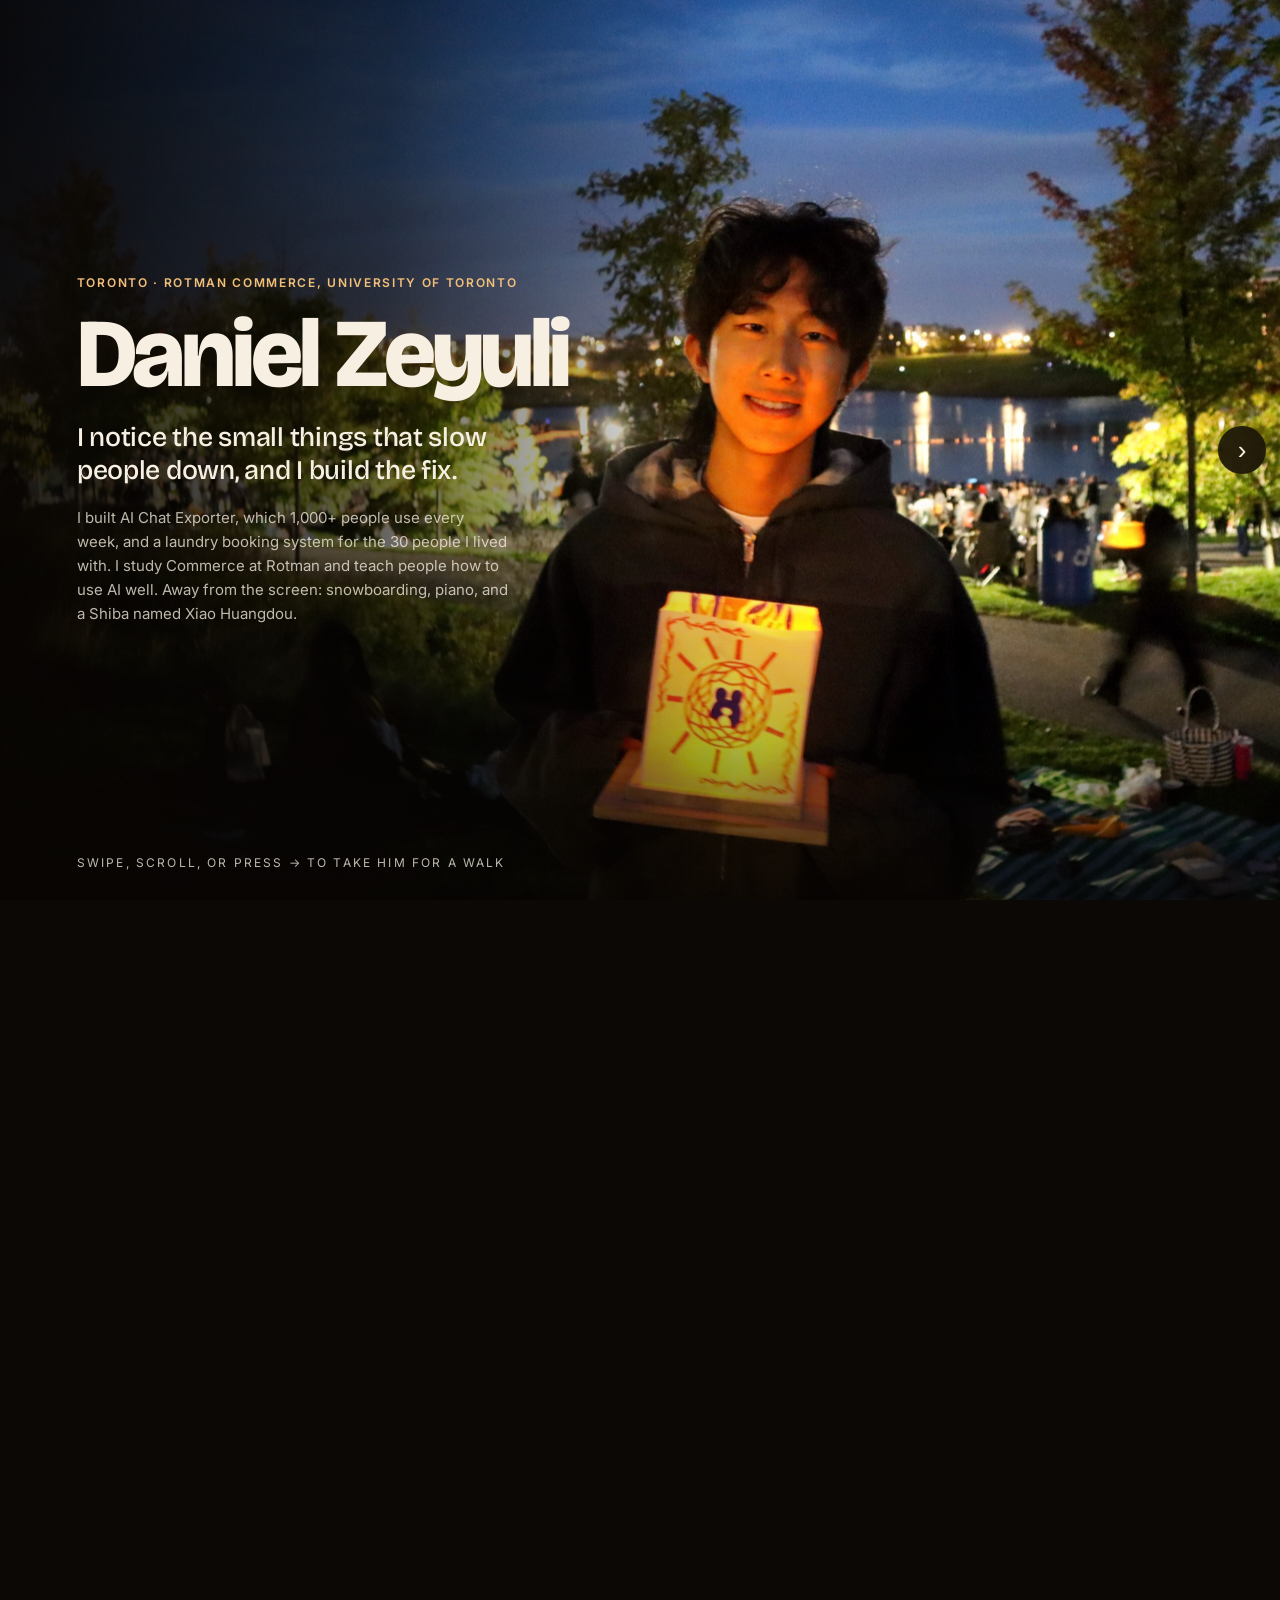
<file: index.html>
<!DOCTYPE html>
<html lang="en">
<head>
<meta charset="UTF-8">
<meta name="viewport" content="width=device-width, initial-scale=1.0">
<title>Daniel Zeyuli — a walk with Xiao Huangdou</title>
<link rel="canonical" href="https://daniel-zeyuli.github.io/">
<meta property="og:type" content="website">
<meta property="og:url" content="https://daniel-zeyuli.github.io/">
<meta property="og:title" content="Daniel Zeyuli — a walk with Xiao Huangdou">
<meta property="og:description" content="I notice the small things that slow people down, and I build the fix. Take my Shiba for a walk through what I've made.">
<meta property="og:image" content="https://daniel-zeyuli.github.io/assets/photos/hero.jpg">
<meta name="twitter:card" content="summary_large_image">
<meta name="description" content="Daniel Zeyuli notices the small things that slow people down and builds the fix. Scroll to walk his Shiba, Xiao Huangdou, past the things he has made and the things he loves.">
<link rel="preconnect" href="https://fonts.googleapis.com">
<link href="https://fonts.googleapis.com/css2?family=Bricolage+Grotesque:opsz,wght@12..96,500;12..96,700;12..96,800&family=Inter:wght@400;500;600&display=swap" rel="stylesheet">
<script>
  /* METRICS — 更新这里的数字，页面所有显示会自动同步 */
  const METRICS = {
    weeklyUsers: '1,000+',
    laundryFrom: '30',
    laundryTo:   '1',
    lastUpdated: 'Nov 2026',
  };
</script>
<style>
  :root{
    --ink:#f7efe2; --dim:rgba(247,239,226,.76); --paper:#efe6d6; --wood:#2a1a10; --card:rgba(20,13,8,.86);
    --accent:#e8a04a; --accent-hi:#f3c07a; --night:#0c0806;
    --display:'Bricolage Grotesque','Helvetica Neue',Arial,sans-serif; --text:'Inter',system-ui,sans-serif;
  }
  *{box-sizing:border-box}
  html,body{margin:0}
  body{font-family:var(--text);color:var(--ink);background:var(--night);font-size:16px;line-height:1.5;overflow-x:hidden}
  a{color:inherit}
  .stage{touch-action:pan-y;position:sticky;top:0;height:100vh;height:100svh;overflow:hidden;color:var(--ink);background:var(--night)}
  .bg{position:absolute;inset:0;transform-origin:50% 100%;will-change:transform}
  .bg video{position:absolute;inset:0;width:100%;height:100%;object-fit:cover;object-position:50% 100%}
  .shade{position:absolute;inset:0;pointer-events:none;background:linear-gradient(rgba(10,6,3,.55),rgba(10,6,3,.28) 45%,rgba(10,6,3,.3))}

  /* exhibits: one frame family for everything on the wall */
  .ex{position:absolute;left:0;top:0;margin:0;will-change:transform,opacity;visibility:hidden}
  .fr{position:relative;padding:13px;border-radius:2px;background:linear-gradient(135deg,rgba(255,225,180,.16),rgba(255,225,180,0) 38%,rgba(0,0,0,.38)),url(assets/frame/wood.jpg) 0 0/auto 13px,var(--wood);
    box-shadow:0 34px 70px rgba(0,0,0,.55),0 8px 18px rgba(0,0,0,.5),inset 0 1px 0 rgba(255,220,170,.22),inset 0 -2px 3px rgba(0,0,0,.6)}
  .fr::before{content:"";position:absolute;inset:0;background:linear-gradient(90deg,rgba(255,225,180,.1),rgba(0,0,0,.25)) left/13px 100% no-repeat,url(assets/frame/wood-v.jpg) left top/13px auto repeat-y,url(assets/frame/wood-v.jpg) right top/13px auto repeat-y}
  .mat{position:relative;padding:14px;background:var(--paper);box-shadow:inset 0 2px 7px rgba(0,0,0,.5)}
  .mat img,.mat svg{display:block;width:100%;height:100%;object-fit:cover;box-shadow:0 0 0 1px rgba(40,25,12,.25)}
  .fr::after{content:"";position:absolute;inset:0;background:#0a0603;opacity:var(--dimk,0);pointer-events:none}
  .lab{position:absolute;left:50%;top:100%;transform:translateX(-50%);margin-top:16px;white-space:nowrap;background:var(--paper);color:#2a1c12;font-size:13px;font-weight:500;letter-spacing:.01em;padding:5px 12px;
    box-shadow:0 6px 14px rgba(0,0,0,.45);opacity:0}

  .treat{position:absolute;left:0;bottom:0;width:76px;height:76px;padding:0;border:0;background:none;cursor:pointer;transition:opacity .25s;filter:drop-shadow(0 3px 3px rgba(0,0,0,.55)) drop-shadow(0 0 12px rgba(255,205,130,.55))}
  .treat.got{opacity:0;pointer-events:none}
  #dog{position:absolute;cursor:pointer;-webkit-tap-highlight-color:transparent}
  .bubble{position:absolute;background:var(--paper);color:#2a1c12;border-radius:14px;padding:6px 12px;font-family:var(--display);font-weight:700;font-size:15px;opacity:0;transition:opacity .2s;pointer-events:none;white-space:nowrap}

  .hud{position:absolute;top:0;left:0;right:0;display:flex;justify-content:space-between;align-items:center;gap:12px;padding:18px max(16px,4vw);font-family:var(--display);font-weight:700;z-index:5;letter-spacing:.01em}
  .treats{border-radius:999px;padding:4px 12px;font-size:13px;font-variant-numeric:tabular-nums;background:var(--card);font-family:var(--text);font-weight:500}
  .card{position:absolute;left:max(16px,5vw);top:clamp(56px,9vh,96px);width:min(450px,calc(100% - 32px));opacity:0;pointer-events:none;z-index:4;
    background:var(--card);border-radius:18px;padding:clamp(20px,2.2vw,30px);-webkit-backdrop-filter:blur(14px);backdrop-filter:blur(14px);box-shadow:0 24px 60px rgba(0,0,0,.4)}
  .eyebrow{font-size:12px;letter-spacing:.14em;text-transform:uppercase;color:var(--accent-hi);font-weight:600;margin:0 0 10px}
  .big{font-family:var(--display);font-weight:800;font-size:clamp(64px,8.4vw,120px);line-height:.9;letter-spacing:-.04em;margin:0 0 8px;font-variant-numeric:tabular-nums}
  .big small{font-size:.34em;letter-spacing:0;font-weight:700;margin-left:.2em}
  .card h2{font-family:var(--display);font-weight:700;font-size:clamp(22px,2.3vw,31px);line-height:1.12;margin:0 0 10px;letter-spacing:-.02em;text-wrap:balance}
  .card p{margin:0 0 12px;color:var(--dim)}
  .card p:last-child{margin-bottom:0}
  .card p.eyebrow{color:var(--accent-hi)}
  .card p.big{color:var(--ink)}
  .btn{display:inline-block;background:var(--accent);color:#1d1208;text-decoration:none;font-weight:600;border-radius:999px;padding:10px 18px;font-size:14px}
  .btn:focus-visible,.treat:focus-visible,.links a:focus-visible{outline:2px solid var(--accent-hi);outline-offset:3px}
  .links{display:flex;flex-direction:column;gap:5px;margin-top:10px}
  .card.end h2{font-size:clamp(26px,2.9vw,40px)}
  .btn.go{font-size:16px;padding:13px 24px;margin-top:4px}
  .card.end .links{flex-direction:row;flex-wrap:wrap;gap:4px 14px;font-size:13px;margin-top:18px;padding-top:14px;border-top:1px solid rgba(255,232,200,.16)}
  .card.end .pols{margin-top:10px;max-width:300px}
  .card.end .pols.all{max-width:none;grid-template-columns:repeat(6,minmax(0,1fr));gap:6px}
  .win .fr{display:block;padding:0;background:none;box-shadow:none;transition:transform .3s}
  .win .fr::before,.win .fr::after,.win .lab{display:none}
  .win .fr:hover,.win .fr:focus-visible{transform:scale(1.04)}
  .win .mat{padding:0;background:none;box-shadow:none}
  .win .sky{position:absolute;inset:-26% -14%;background:#000;-webkit-mask-image:radial-gradient(ellipse closest-side,#000 40%,transparent 100%);mask-image:radial-gradient(ellipse closest-side,#000 40%,transparent 100%)}
  .win .sky video{position:absolute;inset:0;width:100%;height:100%;object-fit:cover}
  .win .shoot{position:absolute;left:68%;top:22%;width:120px;height:1.5px;background:linear-gradient(90deg,#fff,transparent);transform:rotate(-28deg);opacity:0;animation:shoot 9s linear infinite}
  @keyframes shoot{0%,86%{opacity:0;translate:0 0}88%{opacity:.9}96%,100%{opacity:0;translate:-170px 92px}}
  .win .pl{position:relative;width:100%;height:100%;animation:bob 7s ease-in-out infinite}
  .win .pl img{box-shadow:none;animation:glow 5s ease-in-out infinite}
  @keyframes bob{50%{transform:translateY(-2.2%)}}
  @keyframes glow{50%{filter:brightness(1.14)}}
  @media (prefers-reduced-motion:reduce){.win .pl,.win .pl img,.win .shoot{animation:none}}
  .hudr{display:flex;align-items:center;gap:10px}
  .p2{font-family:var(--text);font-weight:600;font-size:13px;text-decoration:none;background:var(--accent);color:#1d1208;border-radius:999px;padding:4px 12px}
  .nav{position:absolute;top:50%;z-index:9;width:48px;height:48px;margin-top:-24px;border:0;border-radius:50%;background:var(--card);color:var(--ink);font-size:26px;line-height:1;cursor:pointer;transition:opacity .2s;-webkit-backdrop-filter:blur(10px);backdrop-filter:blur(10px)}
  .nav:focus-visible,.p2:focus-visible{outline:2px solid var(--accent-hi);outline-offset:3px}
  .nav.prev{left:14px}.nav.next{right:14px}
  .pols{display:grid;grid-template-columns:repeat(4,minmax(0,1fr));gap:10px}
  .pols figure{margin:0;background:var(--paper);padding:5px 5px 14px;box-shadow:0 8px 24px rgba(0,0,0,.4)}
  .pols img{display:block;width:100%;aspect-ratio:1;object-fit:cover}

  /* opening: who this is */
  .hero{position:absolute;inset:0;z-index:8;overflow:hidden;background:var(--night)}
  .hero img{position:absolute;left:0;top:0;width:120%;height:100%;object-fit:cover;object-position:50% 80%;transform-origin:60% 55%;will-change:transform}
  .hero .veil{position:absolute;inset:0;background:var(--night);opacity:0}
  .hero .scrim{position:absolute;inset:0;background:linear-gradient(90deg,rgba(8,5,3,.9) 0%,rgba(8,5,3,.62) 30%,rgba(8,5,3,0) 58%),linear-gradient(0deg,rgba(8,5,3,.7) 0%,rgba(8,5,3,0) 30%)}
  .hero .txt{position:absolute;left:max(20px,6vw);top:50%;transform:translateY(-50%);width:min(560px,calc(100% - 40px))}
  .hero .eyebrow{color:var(--accent-hi);margin-bottom:18px}
  .hero h1{font-family:var(--display);font-weight:800;font-size:clamp(54px,7.6vw,124px);line-height:.92;letter-spacing:-.04em;margin:0 0 22px}
  .hero .lead{font-family:var(--display);font-weight:500;font-size:clamp(20px,2.1vw,30px);line-height:1.2;letter-spacing:-.01em;margin:0 0 20px;text-wrap:balance}
  .hero .bio{font-size:clamp(15px,1.15vw,17px);line-height:1.6;color:var(--dim);margin:0;max-width:48ch}
  .hero .go{position:absolute;left:max(20px,6vw);bottom:28px;font-size:12px;letter-spacing:.18em;text-transform:uppercase;color:var(--dim)}
  @media (max-width:760px){
    .hero img{width:100%;object-position:50% 50%}
    .hero .scrim{background:linear-gradient(0deg,rgba(8,5,3,.94) 0%,rgba(8,5,3,.7) 42%,rgba(8,5,3,0) 72%)}
    .hero .txt{top:auto;bottom:64px;transform:none}
    .hero h1{margin-bottom:14px}.hero .lead{margin-bottom:12px}
    .card{top:46svh;padding:16px}.card p{font-size:14px;margin-bottom:8px}.big{font-size:54px}.card h2{font-size:20px}
    .nav{width:40px;height:40px;margin-top:-20px;font-size:22px}
    .lab{font-size:12px}
  }
</style>
</head>
<body>
<div class="track" id="track"><div class="stage" id="stage">
  <div class="bg"><video src="assets/bg/spring.mp4" muted loop autoplay playsinline preload="auto"></video><video src="assets/bg/spring.mp4" muted loop autoplay playsinline preload="auto"></video></div>
  <div class="bg" id="bgwinter"><video src="assets/bg/winter.mp4" muted loop autoplay playsinline preload="auto"></video><video src="assets/bg/winter.mp4" muted loop autoplay playsinline preload="auto"></video></div>
  <div class="shade"></div>

  <!-- The wall. Order here is the order of the walk; data-g ties an exhibit to its text card, data-a is width/height. -->
  <figure class="ex" data-g="dog" data-a="0.749"><div class="fr"><div class="mat"><img src="assets/photos/d1.jpg" alt="Xiao Huangdou sitting with his tongue out"></div></div><figcaption class="lab">Xiao Huangdou (小黄豆), literally "little yellow bean"</figcaption></figure>
  <figure class="ex" data-g="dog" data-a="0.749"><div class="fr"><div class="mat"><img src="assets/photos/d2.jpg" alt="Xiao Huangdou lying on his back on a wooden floor" loading="lazy"></div></div><figcaption class="lab">His favourite position</figcaption></figure>
  <figure class="ex" data-g="dog" data-a="0.749"><div class="fr"><div class="mat"><img src="assets/photos/d3.jpg" alt="Xiao Huangdou asleep on his back" loading="lazy"></div></div><figcaption class="lab">Still his favourite position</figcaption></figure>
  <figure class="ex" data-g="dog" data-a="0.678"><div class="fr"><div class="mat"><img src="assets/photos/bday.jpg" alt="Daniel holding Xiao Huangdou behind a birthday cake shaped like a Shiba" loading="lazy"></div></div><figcaption class="lab">His birthday. The cake is also him.</figcaption></figure>

  <figure class="ex" data-a="1.333"><div class="fr"><div class="mat"><img src="assets/wall/w16.jpg" alt="Daniel and Xiao Huangdou outside at night" loading="lazy"></div></div><figcaption class="lab">The two of us</figcaption></figure>

  <figure class="ex" data-g="ext" data-a="1.6"><div class="fr"><div class="mat"><img src="assets/shots/ext1.jpg" alt="AI Chat Exporter: the Export button under an AI reply" loading="lazy"></div></div><figcaption class="lab">AI Chat Exporter: Export, under every AI reply</figcaption></figure>
  <figure class="ex" data-g="ext" data-a="1.6"><div class="fr"><div class="mat">
    <svg viewBox="0 0 400 250" role="img" aria-label="Weekly users grew from about 100 in May to over 1,000 in November 2026">
      <rect width="400" height="250" fill="#f6efe2"/>
      <g stroke="#d9cdb8" stroke-width="1"><line x1="44" y1="196" x2="372" y2="196"/><line x1="44" y1="122" x2="372" y2="122"/><line x1="44" y1="48" x2="372" y2="48"/></g>
      <g fill="#7a6a56" font-family="Inter,sans-serif" font-size="11"><text x="38" y="200" text-anchor="end">0</text><text x="38" y="126" text-anchor="end">500</text><text x="38" y="52" text-anchor="end">1k</text>
        <text x="44" y="218">May</text><text x="276" y="218" text-anchor="middle">Sep</text><text x="314" y="218" text-anchor="middle">Oct</text><text x="362" y="218" text-anchor="middle">Nov</text></g>
      <polygon points="44,181 276,78 314,56 362,48 362,196 44,196" fill="#c9772a" fill-opacity=".16"/>
      <polyline points="44,181 276,78 314,56 362,48" fill="none" stroke="#b5651d" stroke-width="2.5" stroke-linejoin="round" stroke-linecap="round"/>
      <g fill="#b5651d"><circle cx="44" cy="181" r="3.5"/><circle cx="276" cy="78" r="3.5"/><circle cx="314" cy="56" r="3.5"/><circle cx="362" cy="48" r="5"/></g>
      <g fill="#2a1c12" font-family="Inter,sans-serif" font-size="12" font-weight="600"><text x="50" y="172">~100</text><text x="268" y="70" text-anchor="end">~800</text><text x="312" y="76" text-anchor="middle">944</text><text x="368" y="36" text-anchor="end">1,000+</text></g>
    </svg></div></div><figcaption class="lab">Weekly users, May to November 2026</figcaption></figure>
  <figure class="ex" data-g="ext" data-a="1.6"><div class="fr"><div class="mat"><img src="assets/shots/ext2.jpg" alt="AI Chat Exporter: choosing where to export" loading="lazy"></div></div><figcaption class="lab">Docs, Word, Notion, Obsidian, Markdown</figcaption></figure>

  <figure class="ex" data-a="0.75"><div class="fr"><div class="mat"><img src="assets/wall/w15.jpg" alt="Xiao Huangdou in the car, tongue out" loading="lazy"></div></div><figcaption class="lab">Car rides</figcaption></figure>
  <figure class="ex" data-a="0.75"><div class="fr"><div class="mat"><img src="assets/wall/w13.jpg" alt="Xiao Huangdou" loading="lazy"></div></div><figcaption class="lab">Xiao Huangdou</figcaption></figure>

  <figure class="ex" data-g="laundry" data-a="1.364"><div class="fr"><div class="mat"><img src="assets/shots/laundry.jpg" alt="Rashleigh Laundry: machine status with Start Now and Schedule for Later" loading="lazy"></div></div><figcaption class="lab">Rashleigh Laundry, the booking page</figcaption></figure>
  <figure class="ex" data-g="laundry" data-a="1.662"><div class="fr"><div class="mat"><img src="assets/shots/laundry2.jpg" alt="Rashleigh Laundry: the day calendar for the washer and dryer" loading="lazy"></div></div><figcaption class="lab">The calendar: who has which machine, and when</figcaption></figure>

  <figure class="ex" data-a="1.333"><div class="fr"><div class="mat"><img src="assets/wall/w3.jpg" alt="Xiao Huangdou" loading="lazy"></div></div><figcaption class="lab">Xiao Huangdou</figcaption></figure>

  <figure class="ex" data-g="teach" data-a="0.79"><div class="fr"><div class="mat"><img src="assets/wall/w9.jpg" alt="Xiao Huangdou" loading="lazy"></div></div><figcaption class="lab">Xiao Huangdou</figcaption></figure>
  <figure class="ex" data-g="teach" data-a="0.75"><div class="fr"><div class="mat"><img src="assets/wall/w14.jpg" alt="Xiao Huangdou" loading="lazy"></div></div><figcaption class="lab">Xiao Huangdou</figcaption></figure>

  <figure class="ex" data-g="prompt" data-a="1.6"><div class="fr"><div class="mat"><img src="assets/shots/rcigo.jpg" alt="RCI-GO: a closing-time brief for a one-person food truck" loading="lazy"></div></div><figcaption class="lab">RCI-GO, what we built</figcaption></figure>
  <figure class="ex" data-g="prompt" data-a="0.653"><div class="fr"><div class="mat"><img src="assets/photos/promptathon.jpg" alt="Daniel and a teammate in front of the Promptathon winners screen" loading="lazy"></div></div><figcaption class="lab">3rd place · Nov 2026</figcaption></figure>

  <figure class="ex" data-a="1.333"><div class="fr"><div class="mat"><img src="assets/wall/w7.jpg" alt="Xiao Huangdou" loading="lazy"></div></div><figcaption class="lab">Xiao Huangdou</figcaption></figure>
  <figure class="ex" data-a="1.333"><div class="fr"><div class="mat"><img src="assets/wall/w2.jpg" alt="Xiao Huangdou" loading="lazy"></div></div><figcaption class="lab">Xiao Huangdou</figcaption></figure>

  <figure class="ex" data-g="away" data-a="0.71"><div class="fr"><div class="mat"><img src="assets/photos/snow.jpg" alt="Daniel in snowboard gear holding his board" loading="lazy"></div></div><figcaption class="lab">Snowboard season</figcaption></figure>
  <figure class="ex" data-g="away" data-a="1.362"><div class="fr"><div class="mat"><img src="assets/photos/piano.jpg" alt="Daniel playing a grand piano on stage" loading="lazy"></div></div><figcaption class="lab">Piano, on stage</figcaption></figure>

  <figure class="ex" data-a="0.75"><div class="fr"><div class="mat"><img src="assets/wall/w11.jpg" alt="Xiao Huangdou being patted" loading="lazy"></div></div><figcaption class="lab">Xiao Huangdou</figcaption></figure>
  <figure class="ex" data-a="1.333"><div class="fr"><div class="mat"><img src="assets/wall/w5.jpg" alt="Xiao Huangdou getting a chin scratch" loading="lazy"></div></div><figcaption class="lab">Xiao Huangdou</figcaption></figure>

  <figure class="ex win" data-g="end" data-a="1.6" data-s="1.35"><a class="fr" href="more.html" aria-label="Enter part two: the full record, on a small planet"><div class="mat">
    <div class="sky"><video src="assets/space/stars.mp4" muted loop autoplay playsinline></video><i class="shoot"></i></div>
    <div class="pl"><img src="assets/seed/bloom.webp" alt="" loading="lazy"></div></div></a><figcaption class="lab"></figcaption></figure>

  <button class="treat" aria-label="Dog treat"></button><button class="treat" aria-label="Dog treat"></button><button class="treat" aria-label="Dog treat"></button><button class="treat" aria-label="Dog treat"></button><button class="treat" aria-label="Dog treat"></button>
  <canvas id="dog" aria-label="Xiao Huangdou the Shiba. Click him."></canvas>
  <div class="bubble" id="bubble">nope. lying down.</div>

  <div class="hud" id="hud"><span>Daniel Zeyuli</span><span class="hudr"><a class="p2" href="more.html">Part two →</a><span class="treats" id="treats">Treats 0/5</span></span></div>

  <section class="card" data-g="dog" data-act="lie"><p class="eyebrow">Xiao Huangdou · Shiba Inu</p><h2>He rarely barks. Mostly he lies down.</h2><p>His name means "little yellow bean". Scroll and he walks. Stop and he shows you his favourite thing to do. Click him anywhere on the walk and he does it again.</p></section>
  <section class="card" data-g="ext" data-act="fetch"><p class="eyebrow">AI Chat Exporter · Chrome extension</p><p class="big"><span data-m="weeklyUsers"></span></p><h2>people use it every week.</h2>
    <p>A teacher's equations broke every time she pasted them from ChatGPT into a document. Now it is one click.</p>
    <a class="btn" href="https://chromewebstore.google.com/detail/ilhglkmnbngkjeejpnlgfdkikmcafedd" target="_blank" rel="noopener">See it on the Chrome Web Store</a></section>
  <section class="card" data-g="laundry" data-act="sit"><p class="eyebrow">Residence laundry booking</p><p class="big"><span data-m="laundryFrom"></span>→<span data-m="laundryTo"></span><small>min</small></p><h2>to sort out one load of laundry.</h2>
    <p>Thirty of us shared two machines by guessing. I built a QR-code booking page that shows which one is free.</p></section>
  <section class="card" data-g="teach" data-act="sit"><p class="eyebrow">Teaching</p><h2>A Grade 9 class with no coding experience built their own games.</h2>
    <p>I ran the AI Club at my school. The point was learning to use AI well.</p></section>
  <section class="card" data-g="prompt" data-act="sit"><p class="eyebrow">Nov 2026</p><p class="big">3<small>rd</small></p><h2>RCIG × OpenAI Student Collective Promptathon.</h2><p>Our team built RCI-GO for a one-person food truck: it turns the day's sales tally into three sentences and one thing to prep for tomorrow.</p><a class="btn" href="https://stellular-zabaione-65aa7f.netlify.app/" target="_blank" rel="noopener">Open RCI-GO</a></section>
  <section class="card" data-g="away" data-act="sit"><p class="eyebrow">Away from the screen</p><h2>Snowboarding is the sport I keep going back to.</h2>
    <p>Also piano (ABRSM Grade 8), museums and musicals, and building things by hand. Once it was a sculpture from a few hundred hand-cut pieces of cardboard.</p></section>
  <section class="card end" data-g="end" data-act="lie"><p class="eyebrow">Part two</p><h2>The full record, on a small planet.</h2><p>Every project, number and award, told as one seed growing. A different page, built from scratch.</p>
    <a class="btn go" href="more.html">Enter part two →</a>
    <div class="links"><a href="mailto:daniel.zeyuli@gmail.com">daniel.zeyuli@gmail.com</a><a href="https://github.com/daniel-zeyuli" target="_blank" rel="noopener">GitHub</a><a href="https://www.linkedin.com/in/daniel-zeyuli" target="_blank" rel="noopener">LinkedIn</a></div>
    <p id="unlock" style="margin:10px 0 0"><small>Find all five treats to see more of Xiao Huangdou.</small></p>
    <div class="pols" id="pols">
      <figure><img src="assets/photos/p1.jpg" alt="Xiao Huangdou" loading="lazy"></figure>
      <figure><img src="assets/photos/p2.jpg" alt="Xiao Huangdou" loading="lazy"></figure>
      <figure><img src="assets/photos/p3.jpg" alt="Xiao Huangdou" loading="lazy"></figure>
      <figure><img src="assets/photos/p4.jpg" alt="Xiao Huangdou" loading="lazy"></figure>
    </div></section>
  <button class="nav prev" id="prev" type="button" aria-label="Previous exhibit">‹</button><button class="nav next" id="next" type="button" aria-label="Next exhibit">›</button>

  <header class="hero" id="hero">
    <img id="heroimg" src="assets/photos/hero.jpg" alt="Daniel Zeyuli at dusk, holding a glowing paper lantern">
    <div class="scrim"></div>
    <div class="txt" id="herotxt">
      <p class="eyebrow">Toronto · Rotman Commerce, University of Toronto</p>
      <h1>Daniel Zeyuli</h1>
      <p class="lead">I notice the small things that slow people down, and I build the fix.</p>
      <p class="bio">I built AI Chat Exporter, which <span data-m="weeklyUsers"></span> people use every week, and a laundry booking system for the 30 people I lived with. I study Commerce at Rotman and teach people how to use AI well. Away from the screen: snowboarding, piano, and a Shiba named Xiao Huangdou.</p>
    </div>
    <div class="go" id="herogo">Swipe, scroll, or press → to take him for a walk</div>
    <div class="veil" id="veil"></div>
  </header>
</div></div>

<script>
const $ = id => document.getElementById(id);
const stage = $('stage'), track = $('track'), cv = $('dog'), ctx = cv.getContext('2d'), bubble = $('bubble');
const reduce = matchMedia('(prefers-reduced-motion: reduce)').matches;
const clamp = (x, a = 0, b = 1) => Math.min(b, Math.max(a, x));
const ease = x => { x = clamp(x); return x * x * (3 - 2 * x); };
document.querySelectorAll('[data-m]').forEach(el => el.textContent = METRICS[el.dataset.m]);

// ---- the walk, measured in "slots": one slot = the distance between two neighbouring exhibits
const exs = [...document.querySelectorAll('.ex')].map(el => ({ el, g: el.dataset.g || null, a: +el.dataset.a, fr: el.querySelector('.fr'), mat: el.querySelector('.mat'), lab: el.querySelector('.lab'), k: +el.dataset.s || 1, u: 0, w: 0, h: 0 }));
const groups = {};
exs.forEach((e, i) => { const p = exs[i - 1]; e.u = i ? p.u + (e.g && e.g === p.g ? 1 : e.g && p.g ? 1.5 : 1.25) : 0;
  if (e.g){ const G = groups[e.g] || (groups[e.g] = { u0: e.u, u1: e.u }); G.u1 = e.u; } });
const L = exs[exs.length - 1].u;
const cards = [...document.querySelectorAll('.card')].map(el => ({ el, G: groups[el.dataset.g], act: el.dataset.act }));
const SNOW_AT = groups.away.u0 - 1.3;
track.style.height = `calc(${Math.round(L * 62)}vh + 190vh)`;
const treats = [...document.querySelectorAll('.treat')];
const lone = exs.filter(e => !e.g).map(e => e.u + .3);
treats.forEach((t, i) => { t.u = lone[[0, 1, 3, 4, 6][i]]; });

// ---- Xiao Huangdou
const SHEETS = { walk:{frames:60,w:572,h:404,cols:10,k:1}, lie:{frames:60,w:620,h:388,cols:10,k:1.04}, fetch:{frames:60,w:718,h:364,cols:10,k:1.1},
                 sit:{frames:60,w:548,h:422,cols:10,k:1.02}, rest:{frames:60,w:592,h:294,cols:10,k:1.04} };
for (const [n, s] of Object.entries(SHEETS)){ s.img = new Image(); s.img.src = 'assets/dog/' + n + '.webp'; }
const PAD = 18;                                     // room under the paws for the shadow, in sprite px
let W = 0, H = 0, small = false, dogX = 0, dpr = 1, ds = 1, cw = 0, ch = 0, floorY = 0, fx = 0, cy = 0, slot = 0;

// Background clips: each is played twice, half a loop apart, and the second copy covers the first one's loop point.
const bgs = [...document.querySelectorAll('.bg')], pairs = bgs.map(b => [...b.querySelectorAll('video')]);
function seams(){ for (const [a, b] of pairs){ const D = a.duration; if (!D || !b.duration) continue;
  const o = 1 - ease((Math.min(a.currentTime, D - a.currentTime) - .25) / .8); b.style.opacity = o.toFixed(3);
  if (o === 0){ const want = (a.currentTime + D / 2) % D, off = Math.abs(b.currentTime - want); if (Math.min(off, D - off) > .3) b.currentTime = want; } } }

function resize(){
  W = stage.clientWidth; H = stage.clientHeight; small = W < 760; dpr = Math.min(devicePixelRatio || 1, 2);
  floorY = 112 * Math.max(W / 1280, H / 724) * 1.06;   // where the deck sits in the 1280x724 clip (scaled 1.06, anchored bottom)
  dogX = W * (small ? .5 : .3); fx = W * (small ? .5 : .68); cy = H * (small ? .25 : .4); slot = W * (small ? .86 : .36);
  ds = H * (small ? .2 : .3) / 393; cw = 810 * ds; ch = (465 + PAD) * ds; cv.style.width = cw + 'px'; cv.style.height = ch + 'px'; cv.width = cw * dpr; cv.height = ch * dpr;
  cv.style.left = (dogX - cw / 2) + 'px'; cv.style.bottom = (floorY - (39 + PAD) * ds) + 'px';
  bubble.style.left = (dogX + 60 * ds) + 'px'; bubble.style.bottom = (floorY + 380 * ds) + 'px';
  const maxH = H * (small ? .27 : .42), maxW = W * (small ? .74 : .4);
  for (const e of exs){ const ih = Math.min(maxH, maxW / e.a) * e.k, iw = ih * e.a; e.mat.style.width = (iw + 28) + 'px'; e.mat.style.height = (ih + 28) + 'px'; e.w = iw + 54; e.h = ih + 54; e.el.style.transformOrigin = `${e.w / 2}px ${e.h / 2}px`; }
}

let got = 0;
treats.forEach(t => {
  t.innerHTML = '<img src="assets/treat.png" alt="" width="76" height="76">';
  t.addEventListener('click', () => { if (t.classList.contains('got')) return; t.classList.add('got'); got++; $('treats').textContent = `Treats ${got}/5`;
    if (got === 5){ $('unlock').innerHTML = '<small>All five. He approves. Here is more of him.</small>';
      $('pols').classList.add('all'); [1, 4, 6, 8, 10, 12, 17].forEach(n => { const f = document.createElement('figure'); f.innerHTML = `<img src="assets/wall/w${n}.jpg" alt="Xiao Huangdou">`; $('pols').appendChild(f); }); } });
});

const qs = new URLSearchParams(location.search), dbg = qs.get('p'), hdbg = qs.get('h');   // ?p=0..1 pins the walk, ?h=0..1 pins the opening (for screenshots)
let target = 0, P = 0, heroK = 0, distPx = 0, dir = 1, lastMove = -1e9, action = 'sit', frame = 0, forced = null, lastT = 0, held = false;
function readScroll(){
  if (dbg !== null || hdbg !== null){ heroK = hdbg !== null ? clamp(+hdbg) : 1; target = clamp(+dbg || 0) * L; return; }
  const heroPx = innerHeight * .9, max = document.documentElement.scrollHeight - innerHeight - heroPx;
  heroK = clamp(scrollY / heroPx); target = max > 0 ? clamp((scrollY - heroPx) / max) * L : 0;
}
// Walking is sideways, so sideways input drives it: arrow keys and the ‹ › buttons go one exhibit at a time, a horizontal swipe or trackpad scroll moves freely.
function yFor(u){ const heroPx = innerHeight * .9; return heroPx + u / L * (document.documentElement.scrollHeight - innerHeight - heroPx); }
function step(way){
  if (way > 0 && heroK < 1) return scrollTo({ top: yFor(0), behavior: 'smooth' });
  const u = way > 0 ? exs.map(e => e.u).find(x => x > target + .05) : exs.map(e => e.u).reverse().find(x => x < target - .05);
  if (u !== undefined) scrollTo({ top: yFor(u), behavior: 'smooth' }); else if (way < 0) scrollTo({ top: 0, behavior: 'smooth' });
}
$('next').addEventListener('click', () => step(1)); $('prev').addEventListener('click', () => step(-1));
addEventListener('keydown', e => { if (e.key === 'ArrowRight'){ e.preventDefault(); step(1); } else if (e.key === 'ArrowLeft'){ e.preventDefault(); step(-1); } });
addEventListener('wheel', e => { if (Math.abs(e.deltaX) > Math.abs(e.deltaY)){ e.preventDefault(); scrollBy(0, e.deltaX); } }, { passive: false });
let tx = 0, ty = 0;
stage.addEventListener('touchstart', e => { tx = e.touches[0].clientX; ty = e.touches[0].clientY; }, { passive: true });
stage.addEventListener('touchmove', e => { const x = e.touches[0].clientX, y = e.touches[0].clientY; if (Math.abs(x - tx) > Math.abs(y - ty)){ e.preventDefault(); scrollBy(0, (tx - x) * 2); } tx = x; ty = y; }, { passive: false });
function zone(){ for (const c of cards) if (P > c.G.u0 - .4 && P < c.G.u1 + .4) return c.act; return null; }
function setAction(a){ if (action !== a){ action = a; frame = 0; held = false; } }
cv.addEventListener('click', () => { forced = 'lie'; action = ''; setAction('lie'); bubble.style.opacity = 1; setTimeout(() => bubble.style.opacity = 0, 1800); });

function tick(t){
  const dt = Math.min(.05, (t - lastT) / 1000 || 0); lastT = t;
  const prev = P; P += (target - P) * .14; if (Math.abs(target - P) < .0004) P = target;
  const v = (P - prev) * slot, sn = ease((P - SNOW_AT) / .9);
  if (Math.abs(v) > .35){ lastMove = t; forced = null; dir = v > 0 ? 1 : -1; distPx += Math.abs(v); setAction('walk'); frame = Math.floor(distPx / (H * .0095)) % SHEETS.walk.frames; }
  else if (t - lastMove > 170){
    const want = forced || zone();
    if (want){
      // lie → rest (lifts his head once) → stays down. No loop.
      if (!(action === want || (want === 'lie' && action === 'rest'))) setAction(want);
      const S = SHEETS[action];
      if (!held){ frame += dt * 12; if (frame >= S.frames - 1){ if (action === 'lie') setAction('rest'); else { frame = S.frames - 1; held = true; } } }
    } else { setAction('sit'); frame = 0; }
  }
  // opening
  const hero = $('hero'), ho = 1 - ease((heroK - .55) / .45);   // the photo sinks into the dark first, then the veranda comes up out of it
  hero.style.opacity = ho.toFixed(3); hero.style.visibility = ho > 0 ? 'visible' : 'hidden';
  if (ho > 0){ $('heroimg').style.transform = `scale(${(1 + .1 * heroK).toFixed(4)})`; const to = 1 - ease(heroK / .45);
    $('herotxt').style.opacity = $('herogo').style.opacity = to.toFixed(3); $('herotxt').style.marginTop = (-40 * heroK).toFixed(1) + 'px'; $('veil').style.opacity = ease((heroK - .12) / .43).toFixed(3); }
  $('hud').style.opacity = ease((heroK - .7) / .3).toFixed(3); $('hud').style.pointerEvents = heroK > .85 ? 'auto' : 'none';
  const showPrev = heroK >= 1 && P > .05, showNext = P < L - .02; $('prev').style.opacity = showPrev ? 1 : 0; $('prev').style.pointerEvents = showPrev ? 'auto' : 'none'; $('next').style.opacity = showNext ? 1 : 0; $('next').style.pointerEvents = showNext ? 'auto' : 'none';
  // background
  $('bgwinter').style.opacity = sn.toFixed(3); seams();
  for (const b of bgs) b.style.transform = `translate3d(${((.5 - P / L) * 2.5).toFixed(3)}%,0,0) scale(1.06)`;
  // the wall: an exhibit is largest and brightest at the focus point, and shrinks and dims with distance from it
  for (const e of exs){
    const d = e.u - P, sx = fx + d * slot;
    if (d > 2.2 || d < -.75){ e.el.style.visibility = 'hidden'; continue; }
    const k = 1 - ease(Math.abs(d)), sc = reduce ? 1 : .5 + .5 * k, op = reduce ? k : d < 0 ? 1 - ease(-d / .42) : 1;
    e.el.style.visibility = 'visible'; e.el.style.opacity = op.toFixed(3); e.el.style.zIndex = k > .5 ? 2 : 1;
    e.el.style.transform = `translate3d(${(sx - e.w / 2).toFixed(1)}px,${(cy - e.h / 2).toFixed(1)}px,0) scale(${sc.toFixed(4)})`;
    e.fr.style.setProperty('--dimk', ((1 - k) * .55).toFixed(3)); e.lab.style.opacity = ease((k - .6) / .3).toFixed(3);
  }
  for (const c of cards){ const o = clamp(1 - (Math.max(c.G.u0 - P, P - c.G.u1) - .5) / .2); c.el.style.opacity = o.toFixed(3); c.el.style.pointerEvents = o > .5 ? 'auto' : 'none'; c.el.style.transform = `translateY(${(1 - o) * 14}px)`; }
  for (const tr of treats) tr.style.transform = `translate3d(${(dogX + (tr.u - P) * slot).toFixed(1)}px,${(-floorY + 26).toFixed(1)}px,0)`;
  // dog, with a soft contact shadow on the deck
  const S = SHEETS[action], f = Math.floor(clamp(frame, 0, 1e9)) % S.frames, dw = S.w * ds * S.k, dh = S.h * ds * S.k, feet = ch - PAD * ds;
  ctx.setTransform(dpr, 0, 0, dpr, 0, 0); ctx.clearRect(0, 0, cw, ch);
  if (S.img.complete && S.img.naturalWidth){
    const sx = (f % S.cols) * S.w, sy = Math.floor(f / S.cols) * S.h;
    ctx.save(); if (action === 'walk' && dir < 0){ ctx.translate(cw, 0); ctx.scale(-1, 1); }
    ctx.save(); ctx.translate(cw / 2 + 14 * ds, feet - 8 * ds); ctx.scale(1, .1); const g = ctx.createRadialGradient(0, 0, 0, 0, 0, 250 * ds);
    g.addColorStop(0, 'rgba(0,0,0,.62)'); g.addColorStop(.6, 'rgba(0,0,0,.3)'); g.addColorStop(1, 'rgba(0,0,0,0)'); ctx.fillStyle = g; ctx.beginPath(); ctx.arc(0, 0, 250 * ds, 0, 6.3); ctx.fill(); ctx.restore();
    ctx.drawImage(S.img, sx, sy, S.w, S.h, (cw - dw) / 2, feet - dh, dw, dh); ctx.restore();
  }
  requestAnimationFrame(tick);
}
addEventListener('scroll', readScroll, { passive: true });
addEventListener('resize', () => { resize(); readScroll(); });
resize(); readScroll(); P = target; requestAnimationFrame(tick);
</script>
</body>
</html>
</file>
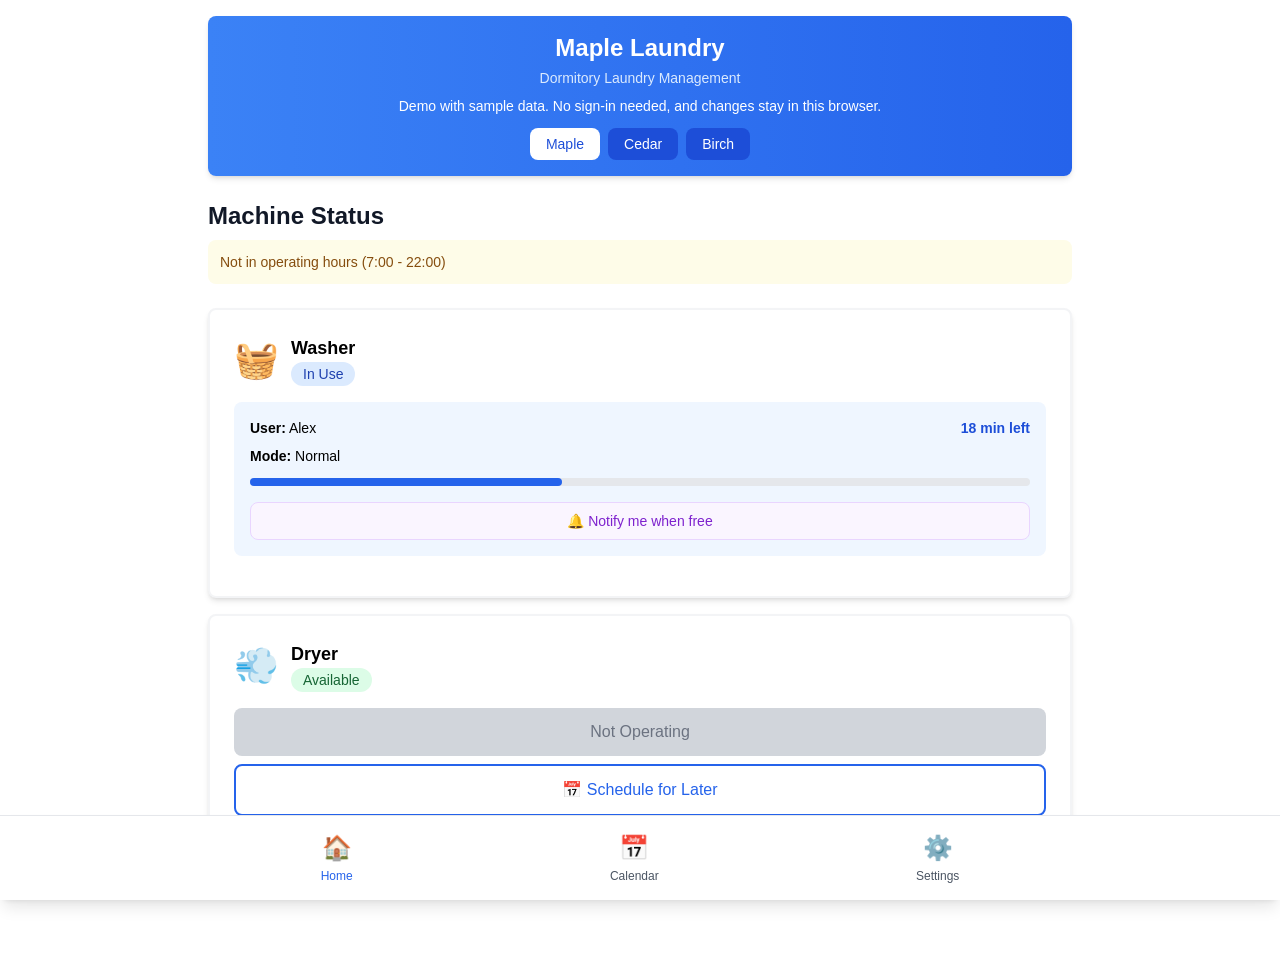
<file: laundry-demo/index.html>
<!doctype html>
<html lang="en">
  <head>
    <meta charset="UTF-8" />
    <link rel="icon" type="image/png" href="./icon-192.png" />
    <meta name="viewport" content="width=device-width, initial-scale=1.0" />
    <meta name="theme-color" content="#3b82f6" />
    <title>Laundry booking demo</title>
    <script type="module" crossorigin src="./assets/index-BAyBDHvP.js"></script>
    <link rel="stylesheet" crossorigin href="./assets/index--A-pXYDI.css">
  </head>
  <body>
    <div id="root"></div>
  </body>
</html>
</file>
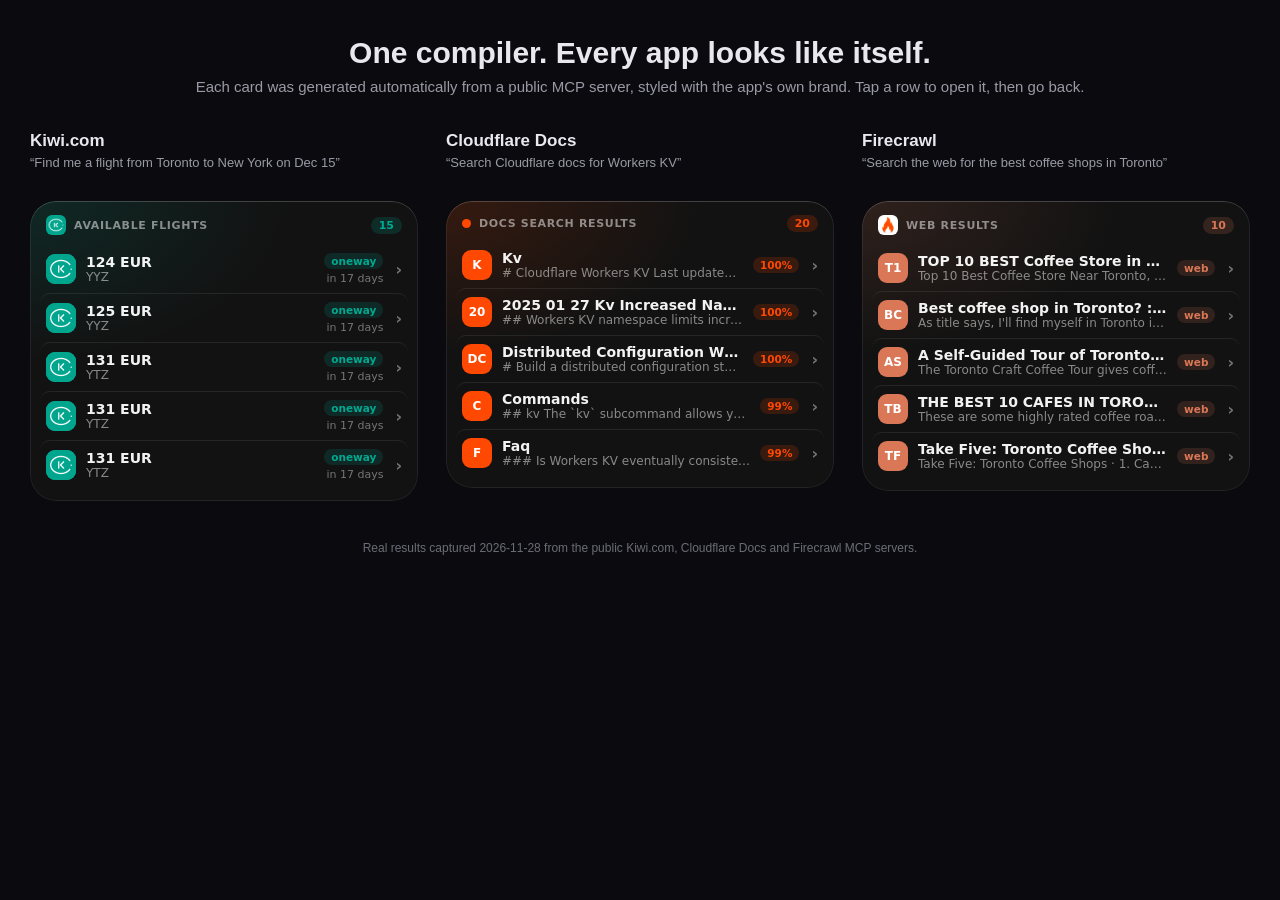
<file: x26/index.html>
<!doctype html><html lang="en"><meta charset="utf-8"><meta name="viewport" content="width=device-width,initial-scale=1">
<title>MCP → VoiceOS compiler · live cards</title>
<style>
body{margin:0;background:#0b0b0f;color:#e8e8ee;font:15px -apple-system,BlinkMacSystemFont,"Segoe UI",sans-serif}
header{text-align:center;padding:36px 20px 8px}h1{margin:0 0 8px;font-size:30px}header p{margin:0;color:#9a9aa6}
main{display:flex;flex-wrap:wrap;justify-content:center;gap:28px;padding:28px 20px 40px}
section{width:388px}h2{font-size:17px;margin:0 0 4px}.ask{color:#9a9aa6;font-size:13px;margin:0 0 12px;min-height:34px}
iframe{width:388px;border:0;border-radius:26px;background:#000;display:block}
footer{text-align:center;color:#6c6c78;font-size:12px;padding:0 20px 36px}
</style>
<header><h1>One compiler. Every app looks like itself.</h1>
<p>Each card was generated automatically from a public MCP server, styled with the app's own brand. Tap a row to open it, then go back.</p></header>
<main>
<section><h2>Kiwi.com</h2><p class="ask">“Find me a flight from Toronto to New York on Dec 15”</p><iframe id="f0" sandbox="allow-scripts" style="height:287px"></iframe></section>
<section><h2>Cloudflare Docs</h2><p class="ask">“Search Cloudflare docs for Workers KV”</p><iframe id="f1" sandbox="allow-scripts" style="height:287px"></iframe></section>
<section><h2>Firecrawl</h2><p class="ask">“Search the web for the best coffee shops in Toronto”</p><iframe id="f2" sandbox="allow-scripts" style="height:287px"></iframe></section>
</main>
<footer>Real results captured 2026-11-28 from the public Kiwi.com, Cloudflare Docs and Firecrawl MCP servers.</footer>
<script>
const cards=["<!doctype html><html data-k-accent=\"\" style=\"--accent:#00A991;--accent-light:#00A991\"><head><meta charset=\"utf-8\"><style>*{box-sizing:border-box;margin:0;padding:0;scrollbar-width:none}\n/* No scrollbar chrome, EVER — on the document or on anything an author makes\n   scrollable inside it. A card is glanced at on black glass; a scrollbar is\n   desktop-browser furniture that instantly breaks that. This is the same\n   rule the notch window applies to itself, mirrored here because the host's\n   CSS cannot reach into the sandbox. Content stays scrollable (wheel,\n   trackpad, drag) — only the bar is gone. */\n::-webkit-scrollbar{display:none}\n:root{--ink-1:rgba(255,255,255,.95);--ink-2:rgba(255,255,255,.72);--ink-3:rgba(255,255,255,.5);--ink-4:rgba(255,255,255,.42);--line:rgba(255,255,255,.08);--fill-1:rgba(255,255,255,.06);--fill-2:rgba(255,255,255,.1);--track:rgba(255,255,255,.12);--good:#30d158;--bad:#ff453a;--accent:#3987e5;--k-radius:26px;color-scheme:dark}\nhtml[data-k-theme=light]{--ink-1:rgba(0,0,0,.92);--ink-2:rgba(0,0,0,.66);--ink-3:rgba(0,0,0,.46);--ink-4:rgba(0,0,0,.38);--line:rgba(0,0,0,.09);--fill-1:rgba(0,0,0,.04);--fill-2:rgba(0,0,0,.07);--track:rgba(0,0,0,.1);color-scheme:light;--accent:var(--accent-light,#2563c9)}\n/* A body background PROPAGATES to the frame canvas — a transparent root does\n   not stop that; per spec the canvas takes body's background when the root\n   has none. So an author's `body{background:#111}` fills the whole frame,\n   square and full-height, which is the right outcome: every host clips the\n   frame at the card arc, so the fill meets the corner exactly. The one trap\n   is repeat — the canvas tiles a gradient sized to a short body, so any\n   gradient put on body must say no-repeat (the kit's accent wash does). */\nbody{font:13.5px/1.45 -apple-system,BlinkMacSystemFont,\"SF Pro Text\",\"Segoe UI\",system-ui,sans-serif;color:var(--ink-1);background:transparent;border-radius:var(--k-radius);-webkit-font-smoothing:antialiased}\n.k-wrap{padding:13px 15px 14px;display:flex;flex-direction:column;gap:10px;border-radius:var(--k-radius)}\n.k-wrap.k-confirm{padding-bottom:52px}\n.k-num{font-variant-numeric:tabular-nums;font-feature-settings:\"tnum\"}\n.k-hd{display:flex;align-items:center;justify-content:space-between;gap:10px}\n.k-hd-l{display:flex;align-items:center;gap:7px;min-width:0}\n.k-dot{width:6px;height:6px;border-radius:50%;background:var(--accent);flex:none}\n.k-mk{display:flex;align-items:center;flex:none}\n.k-mk:empty{display:none}\n.k-mk-i{width:15px;height:15px;border-radius:4px;object-fit:contain;display:block}\n.k-hd-t{font-size:11px;font-weight:600;letter-spacing:.06em;text-transform:uppercase;color:var(--ink-3);overflow:hidden;text-overflow:ellipsis;white-space:nowrap}\n.k-hd-tr{font-size:11px;color:var(--ink-4);white-space:nowrap;flex:none}\n.k-hd-sub{font-size:14.5px;font-weight:590;letter-spacing:-.01em;margin-top:-4px;overflow:hidden;text-overflow:ellipsis;white-space:nowrap}\n.k-list{display:flex;flex-direction:column}\n.k-rw{display:flex;align-items:center;gap:10px;padding:7px 0;border-top:1px solid var(--line);text-decoration:none;color:inherit;min-width:0}\n.k-rw:first-child{border-top:0;padding-top:1px}\na.k-rw{cursor:pointer}\na.k-rw:hover .k-rw-t{color:var(--accent)}\n.k-rw-img{width:32px;height:32px;border-radius:6px;object-fit:cover;flex:none;background:var(--fill-1)}\n.k-rw-m{min-width:0;flex:1}\n.k-rw-t{font-size:14px;font-weight:590;letter-spacing:-.01em;line-height:1.25;overflow:hidden;text-overflow:ellipsis;white-space:nowrap}\n.k-rw-sub{font-size:11.5px;color:var(--ink-3);line-height:1.35;margin-top:1px;overflow:hidden;text-overflow:ellipsis;white-space:nowrap}\n.k-rw-tr{text-align:right;flex:none;display:flex;flex-direction:column;align-items:flex-end}\n.k-rw-tr .k-num{font-size:12px;color:var(--ink-2)}\n.k-rw-trs{font-size:10px;color:var(--ink-4);line-height:1.2}\n.k-more{font-size:11px;color:var(--ink-4);padding-top:7px;border-top:1px solid var(--line)}\n.k-chip{font-size:10.5px;font-weight:600;letter-spacing:.02em;padding:2px 7px;border-radius:999px;background:var(--fill-1);white-space:nowrap;flex:none}\n.k-bdg{display:flex;gap:6px;flex-wrap:wrap}\n.k-sts{display:flex;gap:18px}\n.k-sts.k-ruled{padding-top:9px;border-top:1px solid var(--line)}\n.k-st{min-width:0}\n.k-st-v{font-size:24px;font-weight:600;letter-spacing:-.02em;line-height:1.1;font-variant-numeric:tabular-nums;white-space:nowrap}\n.k-st-d{font-size:11px;font-weight:500;color:var(--ink-3);margin-left:5px;letter-spacing:0}\n.k-st-l{font-size:11px;color:var(--ink-3);margin-top:2px;overflow:hidden;text-overflow:ellipsis;white-space:nowrap}\n.k-kvs{display:flex;flex-direction:column;gap:0}\n.k-kv{display:flex;align-items:baseline;justify-content:space-between;gap:14px;padding:3px 0}\n.k-kv-l{font-size:12.5px;color:var(--ink-3);white-space:nowrap}\n.k-kv-v{font-size:12.5px;color:var(--ink-1);overflow:hidden;text-overflow:ellipsis;white-space:nowrap;text-align:right}\n.k-bars{display:flex;align-items:flex-end;gap:6px;height:72px}\n.k-bar{flex:1;display:flex;flex-direction:column;align-items:center;gap:5px;min-width:0}\n.k-bar-c{width:100%;height:56px;display:flex;align-items:flex-end;justify-content:center;position:relative}\n.k-bar-f{width:100%;background:var(--fill-2);border-radius:4px 4px 2px 2px}\n.k-bar-f.k-on{background:var(--accent)}\n.k-bar-v{position:absolute;top:-2px;font-size:10px;font-weight:600;color:var(--ink-2);font-variant-numeric:tabular-nums}\n.k-bar-l{font-size:10px;color:var(--ink-4);overflow:hidden;text-overflow:ellipsis;white-space:nowrap;max-width:100%}\n.k-spk{width:100%;height:32px;display:block;overflow:visible}\n.k-spk-x{display:flex;justify-content:space-between;font-size:10px;color:var(--ink-4);margin-top:4px;font-variant-numeric:tabular-nums}\n.k-cap{font-size:10px;color:var(--ink-4);margin-top:4px}\n.k-mt-h{display:flex;justify-content:space-between;gap:12px;font-size:11.5px;color:var(--ink-3);margin-bottom:6px}\n.k-mt{height:5px;border-radius:5px;background:var(--track);overflow:hidden}\n.k-mt-f{height:100%;border-radius:5px}\n.k-hero{display:flex;align-items:center;gap:12px;min-width:0}\n.k-hero-img{width:52px;height:52px;border-radius:8px;object-fit:cover;flex:none;background:var(--fill-1)}\n.k-hero-m{min-width:0}\n.k-hero-e{font-size:10px;font-weight:600;letter-spacing:.07em;text-transform:uppercase;color:var(--ink-4)}\n.k-hero-t{font-size:17px;font-weight:640;letter-spacing:-.02em;line-height:1.2;margin-top:2px;overflow:hidden;text-overflow:ellipsis;white-space:nowrap}\n.k-hero-s{font-size:12.5px;color:var(--ink-3);margin-top:2px;overflow:hidden;text-overflow:ellipsis;white-space:nowrap}\n.k-note{font-size:12.5px;line-height:1.4;color:var(--ink-2);overflow-wrap:anywhere;word-break:break-word}\n.k-div{height:1px;background:var(--line);margin:4px 0}\n.k-empty{text-align:center;padding:8px 0}\n.k-empty-t{font-size:13px;color:var(--ink-3)}\n.k-empty-h{font-size:11.5px;color:var(--ink-4);margin-top:3px}\n.k-fld{display:block}\n.k-fld-l{display:block;font-size:11px;color:var(--ink-3);margin-bottom:5px}\n.k-in{width:100%;font:13px/1.4 inherit;color:var(--ink-1);background:var(--fill-1);border:1px solid var(--line);border-radius:7px;padding:7px 9px;outline:none;resize:none}\n.k-in:focus{border-color:var(--accent)}\n/* Custom-card shell (renderCustom): no padding, no gap, no layout opinion —\n   the author owns the surface edge to edge. Only the confirm reserve, the\n   floated mark, and the corner are the kit's.\n\n   The corner is the kit's because it is not the author's to choose: the host\n   cuts the card at --k-radius whatever this document says, so a surface drawn\n   at any other radius shows a second edge inside the real one. Carrying it\n   here means a card that paints a background or border on this element lands\n   on the host's arc for free; a card that paints its own root still has\n   var(--k-radius) to name. */\n.k-cwrap{position:relative;border-radius:var(--k-radius)}\n.k-cwrap.k-confirm{padding-bottom:52px}\n.k-mkbar{position:absolute;top:11px;left:13px;z-index:9;display:flex}\n/* ---- Surface finish (default-on) ----------------------------------------\n   The liquid-glass rim: a 1px hairline with a brighter top edge, drawn as an\n   INSET shadow on a fixed overlay so it (a) hugs the visible frame whatever\n   height the content settles at, and (b) shares border-radius:var(--k-radius)\n   with the host's clip — same arc, drawn inward, so it can neither gap nor\n   get shaved by the cutout. This is the same rim recipe the notch's own\n   chrome uses. */\n.k-rim{position:fixed;inset:0;pointer-events:none;z-index:40;border-radius:var(--k-radius);box-shadow:inset 0 1px 0 rgba(255,255,255,.13),inset 0 0 0 1px rgba(255,255,255,.07)}\nhtml[data-k-theme=light] .k-rim{box-shadow:inset 0 1px 0 rgba(255,255,255,.7),inset 0 0 0 1px rgba(0,0,0,.1)}\n/* Brand presence (only when the integration declared an accent):\n   a soft wash of the brand colour bleeding out of the top-left corner —\n   colour the SURFACE, never the mark. The mark stays the bare glyph: a tile\n   painted under the logo is chrome the icon didn't ask for, and it reads as\n   the harness inventing a colour (see WIDGET_MARK_FLATTEN_HTML in ../ui.ts,\n   which strips exactly that tile out of documents generated while the kit\n   still drew one). color-mix degrades to no wash on engines without it. */\nhtml[data-k-accent] body{background:radial-gradient(150% 120% at 0% 0%,color-mix(in srgb,var(--accent) 15%,transparent),transparent 44%) no-repeat}\nhtml[data-k-theme=light][data-k-accent] body{background:radial-gradient(150% 120% at 0% 0%,color-mix(in srgb,var(--accent) 9%,transparent),transparent 44%) no-repeat}\n/* The entrance is OPT-IN, never opt-out. Declaring `animation: … both` from\n   opacity:0 and cancelling it under prefers-reduced-motion:reduce means any\n   environment that doesn't actually run animations — a headless renderer, a\n   paused compositor, a screenshotter — paints an invisible card and never\n   recovers. Gating on no-preference makes the un-animated state the readable\n   one, so the worst case is a card that simply appears. */\n@media(prefers-reduced-motion:no-preference){\n.k-wrap>*{animation:k-in .34s cubic-bezier(.22,.61,.36,1) both}\n.k-wrap>*:nth-child(2){animation-delay:.04s}\n.k-wrap>*:nth-child(3){animation-delay:.08s}\n.k-wrap>*:nth-child(n+4){animation-delay:.12s}\n}\n@keyframes k-in{from{opacity:0;transform:translateY(5px)}to{opacity:1;transform:none}}\n.wa-o{font:13px/1.4 -apple-system,BlinkMacSystemFont,\"SF Pro Text\",sans-serif;padding:12px 14px;background:#111b21;color:#e9edef;box-sizing:border-box}html[data-k-theme=light] .wa-o{background:#f0f2f5;color:#111b21}.wa-o-hd{display:flex;align-items:center;justify-content:space-between;margin-bottom:12px;padding-left:22px}.wa-o-t{font-size:12.5px;font-weight:600;color:var(--ink-1)}.wa-o-st{display:inline-flex;align-items:center;gap:5px;font-size:10.5px;color:#25d366;font-weight:500}.wa-o-dot{width:6px;height:6px;border-radius:50%;background:#25d366}.wa-o-card{display:flex;align-items:center;gap:12px;background:#202c33;padding:10px 12px;border-radius:12px;margin-bottom:12px}html[data-k-theme=light] .wa-o-card{background:#fff;border:1px solid rgba(0,0,0,.08)}.wa-o-av{width:40px;height:40px;border-radius:50%;background:#00a884;color:#fff;font-size:15px;font-weight:600;display:grid;place-items:center;flex:none}.wa-o-fields{flex:1;min-width:0;display:flex;flex-direction:column;gap:3px}.wa-o-name{background:transparent;border:0;outline:none;font-size:14px;font-weight:600;color:#e9edef;padding:0;width:100%}html[data-k-theme=light] .wa-o-name{color:#111b21}.wa-o-name::placeholder{color:#8696a0;font-weight:400}.wa-o-phone{background:transparent;border:0;outline:none;font-size:12px;color:#8696a0;font-variant-numeric:tabular-nums;padding:0;width:100%}html[data-k-theme=light] .wa-o-phone{color:#111b21}.wa-o-phone::placeholder{color:#667781}.wa-o-ft{font-size:11px;color:#8696a0;max-width:200px}<\/style><\/head><body><style>\n.c{padding:14px 16px 12px;display:flex;flex-direction:column;gap:10px}\n.hd{display:flex;align-items:center;gap:8px}.lg{width:20px;height:20px;border-radius:6px;object-fit:cover}\n.dot{width:9px;height:9px;border-radius:50%;background:var(--accent)}\n.hl{font:600 11px -apple-system,system-ui,sans-serif;letter-spacing:.06em;text-transform:uppercase;color:var(--ink-3);flex:1}\n.ct{font:600 11px -apple-system,system-ui,sans-serif;color:var(--accent);background:color-mix(in srgb,var(--accent) 18%,transparent);padding:2px 8px;border-radius:99px}\n.row{display:flex;align-items:center;gap:10px;padding:8px 0;border-top:1px solid var(--line)}.row:first-child{border-top:0}\n.av{width:30px;height:30px;border-radius:9px;object-fit:cover;display:flex;align-items:center;justify-content:center;font:700 12px -apple-system,system-ui,sans-serif;color:#fff;background:var(--accent);flex:none}\n.tx{flex:1;min-width:0}.t{font:600 14px -apple-system,system-ui,sans-serif;color:var(--ink-1);white-space:nowrap;overflow:hidden;text-overflow:ellipsis}\n.s{font:12px -apple-system,system-ui,sans-serif;color:var(--ink-3);white-space:nowrap;overflow:hidden;text-overflow:ellipsis}\n.rt{display:flex;flex-direction:column;align-items:flex-end;gap:3px;flex:none}\n.bd{font:600 10.5px -apple-system,system-ui,sans-serif;padding:2px 7px;border-radius:99px;color:var(--accent);background:color-mix(in srgb,var(--accent) 16%,transparent)}\n.bd.bad{color:var(--bad);background:color-mix(in srgb,var(--bad) 16%,transparent)}.bd.good{color:var(--good);background:color-mix(in srgb,var(--good) 16%,transparent)}\n.tm{font:11px -apple-system,system-ui,sans-serif;color:var(--ink-4)}\n.hero{font:700 19px -apple-system,system-ui,sans-serif;color:var(--ink-1);line-height:1.2}.chips{display:flex;gap:6px;flex-wrap:wrap}\n.sts{display:grid;gap:8px}\n.st{background:var(--fill-1);border-radius:12px;padding:8px 9px;min-width:0}.sv{font:700 18px -apple-system,system-ui,sans-serif;color:var(--ink-1)}.sl{font:11px -apple-system,system-ui,sans-serif;color:var(--ink-3)}\n.img{width:100%;max-height:250px;object-fit:cover;border-radius:14px;display:block}\n.em{font:13px -apple-system,system-ui,sans-serif;color:var(--ink-3);padding:6px 0}\n.tap{cursor:pointer;border-radius:10px;transition:background .12s}.tap:hover{background:var(--fill-1)}.row.tap{margin:0 -6px;padding:8px 6px}\n.cv{color:var(--ink-4);font:600 16px -apple-system,system-ui,sans-serif;margin-left:2px}\n.st.tap{outline:1px solid color-mix(in srgb,var(--accent) 45%,transparent)}.st.tap .sl::after{content:\" ›\";color:var(--accent)}\n.lks{display:flex;gap:6px;flex-wrap:wrap}.lk{font:600 12px -apple-system,system-ui,sans-serif;color:var(--accent);background:var(--fill-1);border:1px solid var(--line);border-radius:99px;padding:5px 11px;cursor:pointer}\n.nav{margin-bottom:-2px}.bk{font:600 12px -apple-system,system-ui,sans-serif;color:var(--accent);background:none;border:0;padding:2px 0;cursor:pointer}\n.gal{position:relative;touch-action:pan-y;user-select:none;-webkit-user-select:none}.gal img{-webkit-user-drag:none;user-select:none;pointer-events:none}.gb{position:absolute;top:50%;transform:translateY(-50%);width:32px;height:32px;border-radius:50%;border:0;background:rgba(0,0,0,.45);color:#fff;font:600 18px -apple-system,system-ui,sans-serif;cursor:pointer}\n.gp{left:8px}.gn{right:8px}.gc{position:absolute;bottom:8px;left:50%;transform:translateX(-50%);font:600 11px -apple-system,system-ui,sans-serif;color:#fff;background:rgba(0,0,0,.5);padding:2px 9px;border-radius:99px}\n.kvs{display:flex;flex-direction:column;gap:2px}.kvr{display:flex;justify-content:space-between;gap:10px;font:12.5px -apple-system,system-ui,sans-serif;padding:3px 0;border-top:1px solid var(--line)}\n.kvr span{color:var(--ink-3)}.kvr b{color:var(--ink-1);font-weight:590;text-align:right}a.lk{text-decoration:none;display:inline-block}\n.c.busy{opacity:.55;pointer-events:none}.msg{font:12px -apple-system,system-ui,sans-serif;color:var(--ink-3)}\n<\/style><div class=\"k-cwrap\"><div class=\"c\"><div class=\"hd\"><img class=\"lg\" src=\"[data-uri]\" alt=\"\"><span class=\"hl\">Available Flights<\/span><span class=\"ct\">15<\/span><\/div><div><div class=\"row tap\" data-local><img class=\"av\" src=\"[data-uri]\" alt=\"\"><div class=\"tx\"><div class=\"t\">124 EUR<\/div><div class=\"s\">YYZ<\/div><\/div><div class=\"rt\"><span class=\"bd \">oneway<\/span><span class=\"tm\">in 17 days<\/span><\/div><span class=\"cv\">›<\/span><template class=\"dt\"><div class=\"hero\">124 EUR<\/div><div class=\"kvs\"><div class=\"kvr\"><span>Trip Type<\/span><b>oneway<\/b><\/div><div class=\"kvr\"><span>Price<\/span><b>124<\/b><\/div><div class=\"kvr\"><span>Price Formatted<\/span><b>124 EUR<\/b><\/div><div class=\"kvr\"><span>Total Duration Seconds<\/span><b>1h 34m<\/b><\/div><div class=\"kvr\"><span>Baggage personal item<\/span><b>1<\/b><\/div><div class=\"kvr\"><span>Baggage cabin bag<\/span><b>0<\/b><\/div><div class=\"kvr\"><span>Baggage checked bag<\/span><b>0<\/b><\/div><div class=\"kvr\"><span>Outbound from<\/span><b>YYZ<\/b><\/div><\/div><div class=\"lks\"><a class=\"lk\" href=\"https://kiwi.com/u/v3zmfc5ffh\">Open in Kiwi.com ›<\/a><\/div><\/template><\/div><div class=\"row tap\" data-local><img class=\"av\" src=\"[data-uri]\" alt=\"\"><div class=\"tx\"><div class=\"t\">125 EUR<\/div><div class=\"s\">YYZ<\/div><\/div><div class=\"rt\"><span class=\"bd \">oneway<\/span><span class=\"tm\">in 17 days<\/span><\/div><span class=\"cv\">›<\/span><template class=\"dt\"><div class=\"hero\">125 EUR<\/div><div class=\"kvs\"><div class=\"kvr\"><span>Trip Type<\/span><b>oneway<\/b><\/div><div class=\"kvr\"><span>Price<\/span><b>125<\/b><\/div><div class=\"kvr\"><span>Price Formatted<\/span><b>125 EUR<\/b><\/div><div class=\"kvr\"><span>Total Duration Seconds<\/span><b>1h 42m<\/b><\/div><div class=\"kvr\"><span>Baggage personal item<\/span><b>1<\/b><\/div><div class=\"kvr\"><span>Baggage cabin bag<\/span><b>0<\/b><\/div><div class=\"kvr\"><span>Baggage checked bag<\/span><b>0<\/b><\/div><div class=\"kvr\"><span>Outbound from<\/span><b>YYZ<\/b><\/div><\/div><div class=\"lks\"><a class=\"lk\" href=\"https://kiwi.com/u/4bvbc8csnz\">Open in Kiwi.com ›<\/a><\/div><\/template><\/div><div class=\"row tap\" data-local><img class=\"av\" src=\"[data-uri]\" alt=\"\"><div class=\"tx\"><div class=\"t\">131 EUR<\/div><div class=\"s\">YTZ<\/div><\/div><div class=\"rt\"><span class=\"bd \">oneway<\/span><span class=\"tm\">in 17 days<\/span><\/div><span class=\"cv\">›<\/span><template class=\"dt\"><div class=\"hero\">131 EUR<\/div><div class=\"kvs\"><div class=\"kvr\"><span>Trip Type<\/span><b>oneway<\/b><\/div><div class=\"kvr\"><span>Price<\/span><b>131<\/b><\/div><div class=\"kvr\"><span>Price Formatted<\/span><b>131 EUR<\/b><\/div><div class=\"kvr\"><span>Total Duration Seconds<\/span><b>1h 25m<\/b><\/div><div class=\"kvr\"><span>Baggage personal item<\/span><b>1<\/b><\/div><div class=\"kvr\"><span>Baggage cabin bag<\/span><b>0<\/b><\/div><div class=\"kvr\"><span>Baggage checked bag<\/span><b>0<\/b><\/div><div class=\"kvr\"><span>Outbound from<\/span><b>YTZ<\/b><\/div><\/div><div class=\"lks\"><a class=\"lk\" href=\"https://kiwi.com/u/fs5kdt7xt5\">Open in Kiwi.com ›<\/a><\/div><\/template><\/div><div class=\"row tap\" data-local><img class=\"av\" src=\"[data-uri]\" alt=\"\"><div class=\"tx\"><div class=\"t\">131 EUR<\/div><div class=\"s\">YTZ<\/div><\/div><div class=\"rt\"><span class=\"bd \">oneway<\/span><span class=\"tm\">in 17 days<\/span><\/div><span class=\"cv\">›<\/span><template class=\"dt\"><div class=\"hero\">131 EUR<\/div><div class=\"kvs\"><div class=\"kvr\"><span>Trip Type<\/span><b>oneway<\/b><\/div><div class=\"kvr\"><span>Price<\/span><b>131<\/b><\/div><div class=\"kvr\"><span>Price Formatted<\/span><b>131 EUR<\/b><\/div><div class=\"kvr\"><span>Total Duration Seconds<\/span><b>1h 25m<\/b><\/div><div class=\"kvr\"><span>Baggage personal item<\/span><b>1<\/b><\/div><div class=\"kvr\"><span>Baggage cabin bag<\/span><b>0<\/b><\/div><div class=\"kvr\"><span>Baggage checked bag<\/span><b>0<\/b><\/div><div class=\"kvr\"><span>Outbound from<\/span><b>YTZ<\/b><\/div><\/div><div class=\"lks\"><a class=\"lk\" href=\"https://kiwi.com/u/69hkr3s9rg\">Open in Kiwi.com ›<\/a><\/div><\/template><\/div><div class=\"row tap\" data-local><img class=\"av\" src=\"[data-uri]\" alt=\"\"><div class=\"tx\"><div class=\"t\">131 EUR<\/div><div class=\"s\">YTZ<\/div><\/div><div class=\"rt\"><span class=\"bd \">oneway<\/span><span class=\"tm\">in 17 days<\/span><\/div><span class=\"cv\">›<\/span><template class=\"dt\"><div class=\"hero\">131 EUR<\/div><div class=\"kvs\"><div class=\"kvr\"><span>Trip Type<\/span><b>oneway<\/b><\/div><div class=\"kvr\"><span>Price<\/span><b>131<\/b><\/div><div class=\"kvr\"><span>Price Formatted<\/span><b>131 EUR<\/b><\/div><div class=\"kvr\"><span>Total Duration Seconds<\/span><b>1h 27m<\/b><\/div><div class=\"kvr\"><span>Baggage personal item<\/span><b>1<\/b><\/div><div class=\"kvr\"><span>Baggage cabin bag<\/span><b>0<\/b><\/div><div class=\"kvr\"><span>Baggage checked bag<\/span><b>0<\/b><\/div><div class=\"kvr\"><span>Outbound from<\/span><b>YTZ<\/b><\/div><\/div><div class=\"lks\"><a class=\"lk\" href=\"https://kiwi.com/u/gnrmfd6pnk\">Open in Kiwi.com ›<\/a><\/div><\/template><\/div><\/div><\/div><\/div><div class=\"k-rim\" aria-hidden=\"true\"><\/div><script>(function(){try{\nvar root=document.querySelector('.c');if(!root)return;\nvar stack=[],busy=false,gal=null,cache={};\nfunction can(){return !!(window.voiceos&&window.voiceos.canInvokeTools&&window.voiceos.invokeTool)}\nfunction note(t){var n=root.querySelector('.msg');if(!n){n=document.createElement('div');n.className='msg';root.appendChild(n)}n.textContent=t}\nfunction findHtml(v,d){if(v==null||d>14)return null;\n if(typeof v==='string'){if(v.indexOf('class=\"c\"')>-1)return v;var s=v.trim();if(s[0]==='{'||s[0]==='['){try{return findHtml(JSON.parse(s),d+1)}catch(e){}}return null}\n if(typeof v==='object'){for(var k in v){var h=findHtml(v[k],d+1);if(h)return h}}return null}\nfunction view(res){var html=findHtml(res&&res.result,0);if(!html)return null;var c=new DOMParser().parseFromString(html,'text/html').querySelector('.c');return c?c.innerHTML:null}\nfunction bar(){return '<div class=\"nav\"><button class=\"bk\" data-back>‹ Back<\/button><\/div>'}\nfunction call(name,args){if(busy)return Promise.resolve(null);if(!can()){note('Ask VoiceOS to open this');return Promise.resolve(null)}\n busy=true;root.classList.add('busy');var done=function(){busy=false;root.classList.remove('busy')};\n var a2={};for(var k in args)a2[k]=args[k];a2.__view=1;return window.voiceos.invokeTool(name,a2).then(function(r){done();\n  if(!r||r.status!=='completed'){note(r&&r.status==='cancelled'?'Cancelled':(r&&r.error)||'Could not load');return null}\n  if(r.resultOmitted){note('Too large to show here');return null}\n  var v=view(r);if(!v)note('Could not read the result');return v},function(){done();note('Could not load');return null})}\nfunction photoHtml(inner){var t=document.createElement('div');t.innerHTML=inner||'';var img=t.querySelector('img.img'),hd=t.querySelector('.hd');\n return bar()+(hd?hd.outerHTML:'')+'<div class=\"gal\">'+(img?img.outerHTML:'<div class=\"em\">No image<\/div>')\n  +(gal.ids.length>1?'<button class=\"gb gp\" data-gnav=\"-1\">‹<\/button><button class=\"gb gn\" data-gnav=\"1\">›<\/button>':'')\n  +'<div class=\"gc\">'+(gal.i+1)+' / '+gal.ids.length+'<\/div><\/div>'}\nfunction load(i){if(!gal)return;var id=gal.ids[i];gal.i=i;\n if(cache[id]){root.innerHTML=photoHtml(cache[id]);return}\n var a={};a[gal.arg]=id;call(gal.tool,a).then(function(v){if(v){cache[id]=v;if(gal&&gal.ids[gal.i]===id)root.innerHTML=photoHtml(v)}})}\nfunction step(d){if(!gal||busy||gal.ids.length<2)return;load((gal.i+d+gal.ids.length)%gal.ids.length)}\ndocument.addEventListener('click',function(e){var el=e.target;\n for(;el&&el!==document.body;el=el.parentNode){if(!el.hasAttribute)continue;\n  if(el.hasAttribute('data-back')){e.preventDefault();var p=stack.pop();if(p){root.innerHTML=p.html;gal=p.gal}return}\n  if(el.hasAttribute('data-local')){e.preventDefault();var tp=el.querySelector('template.dt');if(tp){stack.push({html:root.innerHTML,gal:gal});gal=null;root.innerHTML=bar()+tp.innerHTML}return}\n  if(el.hasAttribute('data-gnav')){e.preventDefault();step(+el.getAttribute('data-gnav'));return}\n  if(el.hasAttribute('data-gallery')){e.preventDefault();if(!can()){note('Ask VoiceOS to open this');return}\n   var g=JSON.parse(el.getAttribute('data-gallery'));stack.push({html:root.innerHTML,gal:gal});gal={tool:g.tool,arg:g.arg,ids:g.ids,i:0};\n   root.innerHTML=bar()+'<div class=\"em\">Loading photo…<\/div>';load(0);return}\n  if(el.hasAttribute('data-tool')){e.preventDefault();var args=JSON.parse(el.getAttribute('data-args')||'{}');\n   call(el.getAttribute('data-tool'),args).then(function(v){if(v){stack.push({html:root.innerHTML,gal:gal});gal=null;root.innerHTML=bar()+v}});return}}});\nvar sx=null;document.addEventListener('pointerdown',function(e){if(gal)sx=e.clientX});\ndocument.addEventListener('pointerup',function(e){if(gal&&sx!=null){var dx=e.clientX-sx;sx=null;if(Math.abs(dx)>40)step(dx<0?1:-1)}});document.addEventListener('pointercancel',function(){sx=null});document.addEventListener('dragstart',function(e){e.preventDefault()});\nvar wl=0;document.addEventListener('wheel',function(e){if(!gal||Math.abs(e.deltaX)<=Math.abs(e.deltaY)||Math.abs(e.deltaX)<25)return;var t=Date.now();if(t-wl<450)return;wl=t;step(e.deltaX>0?1:-1)},{passive:true});\ndocument.addEventListener('keydown',function(e){if(gal&&e.key==='ArrowRight')step(1);if(gal&&e.key==='ArrowLeft')step(-1)});\n}catch(e){}})();<\/script><script>(function(){\nvar send=function(m){try{parent.postMessage(m,'*')}catch(e){}};\n/* Result-widget actions. Only the parent can advertise access or return a result.\n   Confirmation is owned by VoiceOS, outside this document. Never retry a send. */\nvar pendingTools=new Map();\nvar voiceos=window.voiceos=window.voiceos||{};\nvoiceos.canInvokeTools=false;\nvoiceos.invokeTool=function(name,args,options){\n  var id=options&&options.requestId;\n  if(!id){var bytes=new Uint32Array(4);crypto.getRandomValues(bytes);id=Array.from(bytes,function(n){return n.toString(16)}).join('_')}\n  var failure=function(status,error){return {type:'voiceos:toolResult',requestId:id,status:status,error:error}};\n  if(typeof id!=='string'||!/^[a-zA-Z0-9_-]{1,128}$/.test(id))return Promise.resolve(failure('failed','Invalid requestId.'));\n  if(!voiceos.canInvokeTools)return Promise.resolve(failure('failed','Tool actions are unavailable in this card.'));\n  var signature;try{signature=JSON.stringify([name,args])}catch(e){return Promise.resolve(failure('failed','Arguments must be JSON.'))}\n  var prior=pendingTools.get(id);\n  if(prior)return prior.signature===signature?prior.promise:Promise.resolve(failure('failed','This requestId already has different arguments.'));\n  if(pendingTools.size>=64)return Promise.resolve(failure('failed','Too many pending actions.'));\n  var resolve;var promise=new Promise(function(done){resolve=done});\n  var timer=setTimeout(function(){pendingTools.delete(id);resolve(failure('unknown','No final response. Check the app before trying again.'))},135000);\n  pendingTools.set(id,{resolve:resolve,promise:promise,timer:timer,signature:signature});\n  send({type:'voiceos:invokeTool',name:name,args:args,requestId:id});\n  return promise;\n};\nvar last=0;\nvar report=function(){\n  /* Never report a collapsed measurement. A frame that is display:none, zero\n     width, or in a hidden tab measures ~0, and since the host CLAMPS to 60 and\n     we'd then consider that our last known height, one bad sample pins a\n     277px card at 60px forever. Staying silent leaves the declared estimate\n     in place, which is close to right by construction. */\n  if(document.hidden)return;\n  var el=document.documentElement;\n  if(!el.offsetWidth)return;\n  var h=Math.ceil(el.getBoundingClientRect().height);\n  if(h<8)return;\n  if(Math.abs(h-last)>1){last=h;send({type:'voiceos:resize',height:h})}\n};\n/* data-voiceos-key is the alias custom markup uses; data-k-key is what the\n   kit's own vField emits. Same contract either way. */\nvar argKey=function(el){\n  if(!el||!el.getAttribute)return null;\n  return el.getAttribute('data-k-key')||el.getAttribute('data-voiceos-key');\n};\naddEventListener('message',function(e){\n  if(e.source!==parent)return;\n  var m=e.data;if(!m)return;\n  if(m.type==='voiceos:toolResult'){\n    var pending=pendingTools.get(m.requestId);\n    if(pending&&['completed','failed','cancelled','unknown'].indexOf(m.status)!==-1){clearTimeout(pending.timer);pendingTools.delete(m.requestId);pending.resolve(m)}\n    return;\n  }\n  if(m.type!=='voiceos:init')return;\n  voiceos.canInvokeTools=!!(m.capabilities&&m.capabilities.invokeTool);\n  if(m.theme&&m.theme.mode)document.documentElement.setAttribute('data-k-theme',m.theme.mode);\n  /* The corner the HOST will actually cut this card at. Same shape as the\n     theme leg: the document ships with a correct default and the surface\n     corrects it, so a card is never briefly drawn at the wrong radius and\n     never depends on the host to send anything. Clamped because the value\n     lands in CSS. */\n  if(typeof m.radius==='number'&&isFinite(m.radius))document.documentElement.style.setProperty('--k-radius',Math.max(0,Math.min(48,m.radius))+'px');\n  var args=m.args||{};\n  var fields=document.querySelectorAll('[data-k-key],[data-voiceos-key]');\n  for(var i=0;i<fields.length;i++){\n    var key=argKey(fields[i]);\n    if(Object.prototype.hasOwnProperty.call(args,key)&&args[key]!=null)fields[i].value=String(args[key]);\n  }\n  report();\n});\ndocument.addEventListener('input',function(e){\n  var key=argKey(e.target);\n  if(key)send({type:'voiceos:updateInput',key:key,value:e.target.value});\n});\ndocument.addEventListener('click',function(e){\n  /* Routes BOTH the kit's data-k-link rows and plain <a href=\"https://…\">\n     anchors in custom markup out through the host. The sandbox blocks\n     navigation anyway, so an unrouted anchor is a click that does nothing. */\n  var el=e.target;\n  while(el&&el!==document.body){\n    if(el.getAttribute&&(el.hasAttribute('data-k-link')||(el.tagName==='A'&&el.hasAttribute('href')))){\n      e.preventDefault();\n      var href=el.getAttribute('href')||'';\n      if(/^https:\\/\\//i.test(href))send({type:'voiceos:openUrl',url:href});\n      return;\n    }\n    el=el.parentNode;\n  }\n});\nif(window.ResizeObserver){new ResizeObserver(report).observe(document.documentElement)}\naddEventListener('load',report);setTimeout(report,0);setTimeout(report,120);\n})()<\/script><\/body><\/html>","<!doctype html><html data-k-accent=\"\" style=\"--accent:#FF4801;--accent-light:#FF4801\"><head><meta charset=\"utf-8\"><style>*{box-sizing:border-box;margin:0;padding:0;scrollbar-width:none}\n/* No scrollbar chrome, EVER — on the document or on anything an author makes\n   scrollable inside it. A card is glanced at on black glass; a scrollbar is\n   desktop-browser furniture that instantly breaks that. This is the same\n   rule the notch window applies to itself, mirrored here because the host's\n   CSS cannot reach into the sandbox. Content stays scrollable (wheel,\n   trackpad, drag) — only the bar is gone. */\n::-webkit-scrollbar{display:none}\n:root{--ink-1:rgba(255,255,255,.95);--ink-2:rgba(255,255,255,.72);--ink-3:rgba(255,255,255,.5);--ink-4:rgba(255,255,255,.42);--line:rgba(255,255,255,.08);--fill-1:rgba(255,255,255,.06);--fill-2:rgba(255,255,255,.1);--track:rgba(255,255,255,.12);--good:#30d158;--bad:#ff453a;--accent:#3987e5;--k-radius:26px;color-scheme:dark}\nhtml[data-k-theme=light]{--ink-1:rgba(0,0,0,.92);--ink-2:rgba(0,0,0,.66);--ink-3:rgba(0,0,0,.46);--ink-4:rgba(0,0,0,.38);--line:rgba(0,0,0,.09);--fill-1:rgba(0,0,0,.04);--fill-2:rgba(0,0,0,.07);--track:rgba(0,0,0,.1);color-scheme:light;--accent:var(--accent-light,#2563c9)}\n/* A body background PROPAGATES to the frame canvas — a transparent root does\n   not stop that; per spec the canvas takes body's background when the root\n   has none. So an author's `body{background:#111}` fills the whole frame,\n   square and full-height, which is the right outcome: every host clips the\n   frame at the card arc, so the fill meets the corner exactly. The one trap\n   is repeat — the canvas tiles a gradient sized to a short body, so any\n   gradient put on body must say no-repeat (the kit's accent wash does). */\nbody{font:13.5px/1.45 -apple-system,BlinkMacSystemFont,\"SF Pro Text\",\"Segoe UI\",system-ui,sans-serif;color:var(--ink-1);background:transparent;border-radius:var(--k-radius);-webkit-font-smoothing:antialiased}\n.k-wrap{padding:13px 15px 14px;display:flex;flex-direction:column;gap:10px;border-radius:var(--k-radius)}\n.k-wrap.k-confirm{padding-bottom:52px}\n.k-num{font-variant-numeric:tabular-nums;font-feature-settings:\"tnum\"}\n.k-hd{display:flex;align-items:center;justify-content:space-between;gap:10px}\n.k-hd-l{display:flex;align-items:center;gap:7px;min-width:0}\n.k-dot{width:6px;height:6px;border-radius:50%;background:var(--accent);flex:none}\n.k-mk{display:flex;align-items:center;flex:none}\n.k-mk:empty{display:none}\n.k-mk-i{width:15px;height:15px;border-radius:4px;object-fit:contain;display:block}\n.k-hd-t{font-size:11px;font-weight:600;letter-spacing:.06em;text-transform:uppercase;color:var(--ink-3);overflow:hidden;text-overflow:ellipsis;white-space:nowrap}\n.k-hd-tr{font-size:11px;color:var(--ink-4);white-space:nowrap;flex:none}\n.k-hd-sub{font-size:14.5px;font-weight:590;letter-spacing:-.01em;margin-top:-4px;overflow:hidden;text-overflow:ellipsis;white-space:nowrap}\n.k-list{display:flex;flex-direction:column}\n.k-rw{display:flex;align-items:center;gap:10px;padding:7px 0;border-top:1px solid var(--line);text-decoration:none;color:inherit;min-width:0}\n.k-rw:first-child{border-top:0;padding-top:1px}\na.k-rw{cursor:pointer}\na.k-rw:hover .k-rw-t{color:var(--accent)}\n.k-rw-img{width:32px;height:32px;border-radius:6px;object-fit:cover;flex:none;background:var(--fill-1)}\n.k-rw-m{min-width:0;flex:1}\n.k-rw-t{font-size:14px;font-weight:590;letter-spacing:-.01em;line-height:1.25;overflow:hidden;text-overflow:ellipsis;white-space:nowrap}\n.k-rw-sub{font-size:11.5px;color:var(--ink-3);line-height:1.35;margin-top:1px;overflow:hidden;text-overflow:ellipsis;white-space:nowrap}\n.k-rw-tr{text-align:right;flex:none;display:flex;flex-direction:column;align-items:flex-end}\n.k-rw-tr .k-num{font-size:12px;color:var(--ink-2)}\n.k-rw-trs{font-size:10px;color:var(--ink-4);line-height:1.2}\n.k-more{font-size:11px;color:var(--ink-4);padding-top:7px;border-top:1px solid var(--line)}\n.k-chip{font-size:10.5px;font-weight:600;letter-spacing:.02em;padding:2px 7px;border-radius:999px;background:var(--fill-1);white-space:nowrap;flex:none}\n.k-bdg{display:flex;gap:6px;flex-wrap:wrap}\n.k-sts{display:flex;gap:18px}\n.k-sts.k-ruled{padding-top:9px;border-top:1px solid var(--line)}\n.k-st{min-width:0}\n.k-st-v{font-size:24px;font-weight:600;letter-spacing:-.02em;line-height:1.1;font-variant-numeric:tabular-nums;white-space:nowrap}\n.k-st-d{font-size:11px;font-weight:500;color:var(--ink-3);margin-left:5px;letter-spacing:0}\n.k-st-l{font-size:11px;color:var(--ink-3);margin-top:2px;overflow:hidden;text-overflow:ellipsis;white-space:nowrap}\n.k-kvs{display:flex;flex-direction:column;gap:0}\n.k-kv{display:flex;align-items:baseline;justify-content:space-between;gap:14px;padding:3px 0}\n.k-kv-l{font-size:12.5px;color:var(--ink-3);white-space:nowrap}\n.k-kv-v{font-size:12.5px;color:var(--ink-1);overflow:hidden;text-overflow:ellipsis;white-space:nowrap;text-align:right}\n.k-bars{display:flex;align-items:flex-end;gap:6px;height:72px}\n.k-bar{flex:1;display:flex;flex-direction:column;align-items:center;gap:5px;min-width:0}\n.k-bar-c{width:100%;height:56px;display:flex;align-items:flex-end;justify-content:center;position:relative}\n.k-bar-f{width:100%;background:var(--fill-2);border-radius:4px 4px 2px 2px}\n.k-bar-f.k-on{background:var(--accent)}\n.k-bar-v{position:absolute;top:-2px;font-size:10px;font-weight:600;color:var(--ink-2);font-variant-numeric:tabular-nums}\n.k-bar-l{font-size:10px;color:var(--ink-4);overflow:hidden;text-overflow:ellipsis;white-space:nowrap;max-width:100%}\n.k-spk{width:100%;height:32px;display:block;overflow:visible}\n.k-spk-x{display:flex;justify-content:space-between;font-size:10px;color:var(--ink-4);margin-top:4px;font-variant-numeric:tabular-nums}\n.k-cap{font-size:10px;color:var(--ink-4);margin-top:4px}\n.k-mt-h{display:flex;justify-content:space-between;gap:12px;font-size:11.5px;color:var(--ink-3);margin-bottom:6px}\n.k-mt{height:5px;border-radius:5px;background:var(--track);overflow:hidden}\n.k-mt-f{height:100%;border-radius:5px}\n.k-hero{display:flex;align-items:center;gap:12px;min-width:0}\n.k-hero-img{width:52px;height:52px;border-radius:8px;object-fit:cover;flex:none;background:var(--fill-1)}\n.k-hero-m{min-width:0}\n.k-hero-e{font-size:10px;font-weight:600;letter-spacing:.07em;text-transform:uppercase;color:var(--ink-4)}\n.k-hero-t{font-size:17px;font-weight:640;letter-spacing:-.02em;line-height:1.2;margin-top:2px;overflow:hidden;text-overflow:ellipsis;white-space:nowrap}\n.k-hero-s{font-size:12.5px;color:var(--ink-3);margin-top:2px;overflow:hidden;text-overflow:ellipsis;white-space:nowrap}\n.k-note{font-size:12.5px;line-height:1.4;color:var(--ink-2);overflow-wrap:anywhere;word-break:break-word}\n.k-div{height:1px;background:var(--line);margin:4px 0}\n.k-empty{text-align:center;padding:8px 0}\n.k-empty-t{font-size:13px;color:var(--ink-3)}\n.k-empty-h{font-size:11.5px;color:var(--ink-4);margin-top:3px}\n.k-fld{display:block}\n.k-fld-l{display:block;font-size:11px;color:var(--ink-3);margin-bottom:5px}\n.k-in{width:100%;font:13px/1.4 inherit;color:var(--ink-1);background:var(--fill-1);border:1px solid var(--line);border-radius:7px;padding:7px 9px;outline:none;resize:none}\n.k-in:focus{border-color:var(--accent)}\n/* Custom-card shell (renderCustom): no padding, no gap, no layout opinion —\n   the author owns the surface edge to edge. Only the confirm reserve, the\n   floated mark, and the corner are the kit's.\n\n   The corner is the kit's because it is not the author's to choose: the host\n   cuts the card at --k-radius whatever this document says, so a surface drawn\n   at any other radius shows a second edge inside the real one. Carrying it\n   here means a card that paints a background or border on this element lands\n   on the host's arc for free; a card that paints its own root still has\n   var(--k-radius) to name. */\n.k-cwrap{position:relative;border-radius:var(--k-radius)}\n.k-cwrap.k-confirm{padding-bottom:52px}\n.k-mkbar{position:absolute;top:11px;left:13px;z-index:9;display:flex}\n/* ---- Surface finish (default-on) ----------------------------------------\n   The liquid-glass rim: a 1px hairline with a brighter top edge, drawn as an\n   INSET shadow on a fixed overlay so it (a) hugs the visible frame whatever\n   height the content settles at, and (b) shares border-radius:var(--k-radius)\n   with the host's clip — same arc, drawn inward, so it can neither gap nor\n   get shaved by the cutout. This is the same rim recipe the notch's own\n   chrome uses. */\n.k-rim{position:fixed;inset:0;pointer-events:none;z-index:40;border-radius:var(--k-radius);box-shadow:inset 0 1px 0 rgba(255,255,255,.13),inset 0 0 0 1px rgba(255,255,255,.07)}\nhtml[data-k-theme=light] .k-rim{box-shadow:inset 0 1px 0 rgba(255,255,255,.7),inset 0 0 0 1px rgba(0,0,0,.1)}\n/* Brand presence (only when the integration declared an accent):\n   a soft wash of the brand colour bleeding out of the top-left corner —\n   colour the SURFACE, never the mark. The mark stays the bare glyph: a tile\n   painted under the logo is chrome the icon didn't ask for, and it reads as\n   the harness inventing a colour (see WIDGET_MARK_FLATTEN_HTML in ../ui.ts,\n   which strips exactly that tile out of documents generated while the kit\n   still drew one). color-mix degrades to no wash on engines without it. */\nhtml[data-k-accent] body{background:radial-gradient(150% 120% at 0% 0%,color-mix(in srgb,var(--accent) 15%,transparent),transparent 44%) no-repeat}\nhtml[data-k-theme=light][data-k-accent] body{background:radial-gradient(150% 120% at 0% 0%,color-mix(in srgb,var(--accent) 9%,transparent),transparent 44%) no-repeat}\n/* The entrance is OPT-IN, never opt-out. Declaring `animation: … both` from\n   opacity:0 and cancelling it under prefers-reduced-motion:reduce means any\n   environment that doesn't actually run animations — a headless renderer, a\n   paused compositor, a screenshotter — paints an invisible card and never\n   recovers. Gating on no-preference makes the un-animated state the readable\n   one, so the worst case is a card that simply appears. */\n@media(prefers-reduced-motion:no-preference){\n.k-wrap>*{animation:k-in .34s cubic-bezier(.22,.61,.36,1) both}\n.k-wrap>*:nth-child(2){animation-delay:.04s}\n.k-wrap>*:nth-child(3){animation-delay:.08s}\n.k-wrap>*:nth-child(n+4){animation-delay:.12s}\n}\n@keyframes k-in{from{opacity:0;transform:translateY(5px)}to{opacity:1;transform:none}}\n.wa-o{font:13px/1.4 -apple-system,BlinkMacSystemFont,\"SF Pro Text\",sans-serif;padding:12px 14px;background:#111b21;color:#e9edef;box-sizing:border-box}html[data-k-theme=light] .wa-o{background:#f0f2f5;color:#111b21}.wa-o-hd{display:flex;align-items:center;justify-content:space-between;margin-bottom:12px;padding-left:22px}.wa-o-t{font-size:12.5px;font-weight:600;color:var(--ink-1)}.wa-o-st{display:inline-flex;align-items:center;gap:5px;font-size:10.5px;color:#25d366;font-weight:500}.wa-o-dot{width:6px;height:6px;border-radius:50%;background:#25d366}.wa-o-card{display:flex;align-items:center;gap:12px;background:#202c33;padding:10px 12px;border-radius:12px;margin-bottom:12px}html[data-k-theme=light] .wa-o-card{background:#fff;border:1px solid rgba(0,0,0,.08)}.wa-o-av{width:40px;height:40px;border-radius:50%;background:#00a884;color:#fff;font-size:15px;font-weight:600;display:grid;place-items:center;flex:none}.wa-o-fields{flex:1;min-width:0;display:flex;flex-direction:column;gap:3px}.wa-o-name{background:transparent;border:0;outline:none;font-size:14px;font-weight:600;color:#e9edef;padding:0;width:100%}html[data-k-theme=light] .wa-o-name{color:#111b21}.wa-o-name::placeholder{color:#8696a0;font-weight:400}.wa-o-phone{background:transparent;border:0;outline:none;font-size:12px;color:#8696a0;font-variant-numeric:tabular-nums;padding:0;width:100%}html[data-k-theme=light] .wa-o-phone{color:#111b21}.wa-o-phone::placeholder{color:#667781}.wa-o-ft{font-size:11px;color:#8696a0;max-width:200px}<\/style><\/head><body><style>\n.c{padding:14px 16px 12px;display:flex;flex-direction:column;gap:10px}\n.hd{display:flex;align-items:center;gap:8px}.lg{width:20px;height:20px;border-radius:6px;object-fit:cover}\n.dot{width:9px;height:9px;border-radius:50%;background:var(--accent)}\n.hl{font:600 11px -apple-system,system-ui,sans-serif;letter-spacing:.06em;text-transform:uppercase;color:var(--ink-3);flex:1}\n.ct{font:600 11px -apple-system,system-ui,sans-serif;color:var(--accent);background:color-mix(in srgb,var(--accent) 18%,transparent);padding:2px 8px;border-radius:99px}\n.row{display:flex;align-items:center;gap:10px;padding:8px 0;border-top:1px solid var(--line)}.row:first-child{border-top:0}\n.av{width:30px;height:30px;border-radius:9px;object-fit:cover;display:flex;align-items:center;justify-content:center;font:700 12px -apple-system,system-ui,sans-serif;color:#fff;background:var(--accent);flex:none}\n.tx{flex:1;min-width:0}.t{font:600 14px -apple-system,system-ui,sans-serif;color:var(--ink-1);white-space:nowrap;overflow:hidden;text-overflow:ellipsis}\n.s{font:12px -apple-system,system-ui,sans-serif;color:var(--ink-3);white-space:nowrap;overflow:hidden;text-overflow:ellipsis}\n.rt{display:flex;flex-direction:column;align-items:flex-end;gap:3px;flex:none}\n.bd{font:600 10.5px -apple-system,system-ui,sans-serif;padding:2px 7px;border-radius:99px;color:var(--accent);background:color-mix(in srgb,var(--accent) 16%,transparent)}\n.bd.bad{color:var(--bad);background:color-mix(in srgb,var(--bad) 16%,transparent)}.bd.good{color:var(--good);background:color-mix(in srgb,var(--good) 16%,transparent)}\n.tm{font:11px -apple-system,system-ui,sans-serif;color:var(--ink-4)}\n.hero{font:700 19px -apple-system,system-ui,sans-serif;color:var(--ink-1);line-height:1.2}.chips{display:flex;gap:6px;flex-wrap:wrap}\n.sts{display:grid;gap:8px}\n.st{background:var(--fill-1);border-radius:12px;padding:8px 9px;min-width:0}.sv{font:700 18px -apple-system,system-ui,sans-serif;color:var(--ink-1)}.sl{font:11px -apple-system,system-ui,sans-serif;color:var(--ink-3)}\n.img{width:100%;max-height:250px;object-fit:cover;border-radius:14px;display:block}\n.em{font:13px -apple-system,system-ui,sans-serif;color:var(--ink-3);padding:6px 0}\n.tap{cursor:pointer;border-radius:10px;transition:background .12s}.tap:hover{background:var(--fill-1)}.row.tap{margin:0 -6px;padding:8px 6px}\n.cv{color:var(--ink-4);font:600 16px -apple-system,system-ui,sans-serif;margin-left:2px}\n.st.tap{outline:1px solid color-mix(in srgb,var(--accent) 45%,transparent)}.st.tap .sl::after{content:\" ›\";color:var(--accent)}\n.lks{display:flex;gap:6px;flex-wrap:wrap}.lk{font:600 12px -apple-system,system-ui,sans-serif;color:var(--accent);background:var(--fill-1);border:1px solid var(--line);border-radius:99px;padding:5px 11px;cursor:pointer}\n.nav{margin-bottom:-2px}.bk{font:600 12px -apple-system,system-ui,sans-serif;color:var(--accent);background:none;border:0;padding:2px 0;cursor:pointer}\n.gal{position:relative;touch-action:pan-y;user-select:none;-webkit-user-select:none}.gal img{-webkit-user-drag:none;user-select:none;pointer-events:none}.gb{position:absolute;top:50%;transform:translateY(-50%);width:32px;height:32px;border-radius:50%;border:0;background:rgba(0,0,0,.45);color:#fff;font:600 18px -apple-system,system-ui,sans-serif;cursor:pointer}\n.gp{left:8px}.gn{right:8px}.gc{position:absolute;bottom:8px;left:50%;transform:translateX(-50%);font:600 11px -apple-system,system-ui,sans-serif;color:#fff;background:rgba(0,0,0,.5);padding:2px 9px;border-radius:99px}\n.kvs{display:flex;flex-direction:column;gap:2px}.kvr{display:flex;justify-content:space-between;gap:10px;font:12.5px -apple-system,system-ui,sans-serif;padding:3px 0;border-top:1px solid var(--line)}\n.kvr span{color:var(--ink-3)}.kvr b{color:var(--ink-1);font-weight:590;text-align:right}a.lk{text-decoration:none;display:inline-block}\n.c.busy{opacity:.55;pointer-events:none}.msg{font:12px -apple-system,system-ui,sans-serif;color:var(--ink-3)}\n<\/style><div class=\"k-cwrap\"><div class=\"c\"><div class=\"hd\"><span class=\"dot\"><\/span><span class=\"hl\">Docs Search Results<\/span><span class=\"ct\">20<\/span><\/div><div><div class=\"row tap\" data-local><div class=\"av\">K<\/div><div class=\"tx\"><div class=\"t\">Kv<\/div><div class=\"s\"># Cloudflare Workers KV\n\nLast updated Oct 12, 2026|Copy…<\/div><\/div><div class=\"rt\"><span class=\"bd \">100%<\/span><\/div><span class=\"cv\">›<\/span><template class=\"dt\"><div class=\"hero\">Kv<\/div><div class=\"kvs\"><div class=\"kvr\"><span>Similarity<\/span><b>100%<\/b><\/div><div class=\"kvr\"><span>Title<\/span><b>Kv<\/b><\/div><div class=\"kvr\"><span>Text<\/span><b># Cloudflare Workers KV\n\nLast upd…<\/b><\/div><\/div><div class=\"lks\"><a class=\"lk\" href=\"https://developers.cloudflare.com/kv/\">Open in Cloudflare ›<\/a><\/div><\/template><\/div><div class=\"row tap\" data-local><div class=\"av\">20<\/div><div class=\"tx\"><div class=\"t\">2025 01 27 Kv Increased Namespaces Limits<\/div><div class=\"s\">## Workers KV namespace limits increased to 1000\n\n[KV](…<\/div><\/div><div class=\"rt\"><span class=\"bd \">100%<\/span><\/div><span class=\"cv\">›<\/span><template class=\"dt\"><div class=\"hero\">2025 01 27 Kv Increased Namespaces Limits<\/div><div class=\"kvs\"><div class=\"kvr\"><span>Similarity<\/span><b>100%<\/b><\/div><div class=\"kvr\"><span>Title<\/span><b>2025 01 27 Kv Increased Namespace…<\/b><\/div><div class=\"kvr\"><span>Text<\/span><b>## Workers KV namespace limits in…<\/b><\/div><\/div><div class=\"lks\"><a class=\"lk\" href=\"https://developers.cloudflare.com/changelog/post/2025-01-27-kv-increased-namespaces-limits/\">Open in Cloudflare ›<\/a><\/div><\/template><\/div><div class=\"row tap\" data-local><div class=\"av\">DC<\/div><div class=\"tx\"><div class=\"t\">Distributed Configuration With Workers Kv<\/div><div class=\"s\"># Build a distributed configuration store\n\nUse Workers …<\/div><\/div><div class=\"rt\"><span class=\"bd \">100%<\/span><\/div><span class=\"cv\">›<\/span><template class=\"dt\"><div class=\"hero\">Distributed Configuration With Workers Kv<\/div><div class=\"kvs\"><div class=\"kvr\"><span>Similarity<\/span><b>100%<\/b><\/div><div class=\"kvr\"><span>Title<\/span><b>Distributed Configuration With Wo…<\/b><\/div><div class=\"kvr\"><span>Text<\/span><b># Build a distributed configurati…<\/b><\/div><\/div><div class=\"lks\"><a class=\"lk\" href=\"https://developers.cloudflare.com/kv/examples/distributed-configuration-with-workers-kv/\">Open in Cloudflare ›<\/a><\/div><\/template><\/div><div class=\"row tap\" data-local><div class=\"av\">C<\/div><div class=\"tx\"><div class=\"t\">Commands<\/div><div class=\"s\">## kv\n\nThe `kv` subcommand allows you to store applicat…<\/div><\/div><div class=\"rt\"><span class=\"bd \">99%<\/span><\/div><span class=\"cv\">›<\/span><template class=\"dt\"><div class=\"hero\">Commands<\/div><div class=\"kvs\"><div class=\"kvr\"><span>Similarity<\/span><b>99%<\/b><\/div><div class=\"kvr\"><span>Title<\/span><b>Commands<\/b><\/div><div class=\"kvr\"><span>Text<\/span><b>## kv\n\nThe `kv` subcommand allows…<\/b><\/div><\/div><div class=\"lks\"><a class=\"lk\" href=\"https://developers.cloudflare.com/workers/wrangler/migration/v1-to-v2/wrangler-legacy/commands/\">Open in Cloudflare ›<\/a><\/div><\/template><\/div><div class=\"row tap\" data-local><div class=\"av\">F<\/div><div class=\"tx\"><div class=\"t\">Faq<\/div><div class=\"s\">### Is Workers KV eventually consistent or strongly con…<\/div><\/div><div class=\"rt\"><span class=\"bd \">99%<\/span><\/div><span class=\"cv\">›<\/span><template class=\"dt\"><div class=\"hero\">Faq<\/div><div class=\"kvs\"><div class=\"kvr\"><span>Similarity<\/span><b>99%<\/b><\/div><div class=\"kvr\"><span>Title<\/span><b>Faq<\/b><\/div><div class=\"kvr\"><span>Text<\/span><b>### Is Workers KV eventually cons…<\/b><\/div><\/div><div class=\"lks\"><a class=\"lk\" href=\"https://developers.cloudflare.com/kv/reference/faq/\">Open in Cloudflare ›<\/a><\/div><\/template><\/div><\/div><\/div><\/div><div class=\"k-rim\" aria-hidden=\"true\"><\/div><script>(function(){try{\nvar root=document.querySelector('.c');if(!root)return;\nvar stack=[],busy=false,gal=null,cache={};\nfunction can(){return !!(window.voiceos&&window.voiceos.canInvokeTools&&window.voiceos.invokeTool)}\nfunction note(t){var n=root.querySelector('.msg');if(!n){n=document.createElement('div');n.className='msg';root.appendChild(n)}n.textContent=t}\nfunction findHtml(v,d){if(v==null||d>14)return null;\n if(typeof v==='string'){if(v.indexOf('class=\"c\"')>-1)return v;var s=v.trim();if(s[0]==='{'||s[0]==='['){try{return findHtml(JSON.parse(s),d+1)}catch(e){}}return null}\n if(typeof v==='object'){for(var k in v){var h=findHtml(v[k],d+1);if(h)return h}}return null}\nfunction view(res){var html=findHtml(res&&res.result,0);if(!html)return null;var c=new DOMParser().parseFromString(html,'text/html').querySelector('.c');return c?c.innerHTML:null}\nfunction bar(){return '<div class=\"nav\"><button class=\"bk\" data-back>‹ Back<\/button><\/div>'}\nfunction call(name,args){if(busy)return Promise.resolve(null);if(!can()){note('Ask VoiceOS to open this');return Promise.resolve(null)}\n busy=true;root.classList.add('busy');var done=function(){busy=false;root.classList.remove('busy')};\n var a2={};for(var k in args)a2[k]=args[k];a2.__view=1;return window.voiceos.invokeTool(name,a2).then(function(r){done();\n  if(!r||r.status!=='completed'){note(r&&r.status==='cancelled'?'Cancelled':(r&&r.error)||'Could not load');return null}\n  if(r.resultOmitted){note('Too large to show here');return null}\n  var v=view(r);if(!v)note('Could not read the result');return v},function(){done();note('Could not load');return null})}\nfunction photoHtml(inner){var t=document.createElement('div');t.innerHTML=inner||'';var img=t.querySelector('img.img'),hd=t.querySelector('.hd');\n return bar()+(hd?hd.outerHTML:'')+'<div class=\"gal\">'+(img?img.outerHTML:'<div class=\"em\">No image<\/div>')\n  +(gal.ids.length>1?'<button class=\"gb gp\" data-gnav=\"-1\">‹<\/button><button class=\"gb gn\" data-gnav=\"1\">›<\/button>':'')\n  +'<div class=\"gc\">'+(gal.i+1)+' / '+gal.ids.length+'<\/div><\/div>'}\nfunction load(i){if(!gal)return;var id=gal.ids[i];gal.i=i;\n if(cache[id]){root.innerHTML=photoHtml(cache[id]);return}\n var a={};a[gal.arg]=id;call(gal.tool,a).then(function(v){if(v){cache[id]=v;if(gal&&gal.ids[gal.i]===id)root.innerHTML=photoHtml(v)}})}\nfunction step(d){if(!gal||busy||gal.ids.length<2)return;load((gal.i+d+gal.ids.length)%gal.ids.length)}\ndocument.addEventListener('click',function(e){var el=e.target;\n for(;el&&el!==document.body;el=el.parentNode){if(!el.hasAttribute)continue;\n  if(el.hasAttribute('data-back')){e.preventDefault();var p=stack.pop();if(p){root.innerHTML=p.html;gal=p.gal}return}\n  if(el.hasAttribute('data-local')){e.preventDefault();var tp=el.querySelector('template.dt');if(tp){stack.push({html:root.innerHTML,gal:gal});gal=null;root.innerHTML=bar()+tp.innerHTML}return}\n  if(el.hasAttribute('data-gnav')){e.preventDefault();step(+el.getAttribute('data-gnav'));return}\n  if(el.hasAttribute('data-gallery')){e.preventDefault();if(!can()){note('Ask VoiceOS to open this');return}\n   var g=JSON.parse(el.getAttribute('data-gallery'));stack.push({html:root.innerHTML,gal:gal});gal={tool:g.tool,arg:g.arg,ids:g.ids,i:0};\n   root.innerHTML=bar()+'<div class=\"em\">Loading photo…<\/div>';load(0);return}\n  if(el.hasAttribute('data-tool')){e.preventDefault();var args=JSON.parse(el.getAttribute('data-args')||'{}');\n   call(el.getAttribute('data-tool'),args).then(function(v){if(v){stack.push({html:root.innerHTML,gal:gal});gal=null;root.innerHTML=bar()+v}});return}}});\nvar sx=null;document.addEventListener('pointerdown',function(e){if(gal)sx=e.clientX});\ndocument.addEventListener('pointerup',function(e){if(gal&&sx!=null){var dx=e.clientX-sx;sx=null;if(Math.abs(dx)>40)step(dx<0?1:-1)}});document.addEventListener('pointercancel',function(){sx=null});document.addEventListener('dragstart',function(e){e.preventDefault()});\nvar wl=0;document.addEventListener('wheel',function(e){if(!gal||Math.abs(e.deltaX)<=Math.abs(e.deltaY)||Math.abs(e.deltaX)<25)return;var t=Date.now();if(t-wl<450)return;wl=t;step(e.deltaX>0?1:-1)},{passive:true});\ndocument.addEventListener('keydown',function(e){if(gal&&e.key==='ArrowRight')step(1);if(gal&&e.key==='ArrowLeft')step(-1)});\n}catch(e){}})();<\/script><script>(function(){\nvar send=function(m){try{parent.postMessage(m,'*')}catch(e){}};\n/* Result-widget actions. Only the parent can advertise access or return a result.\n   Confirmation is owned by VoiceOS, outside this document. Never retry a send. */\nvar pendingTools=new Map();\nvar voiceos=window.voiceos=window.voiceos||{};\nvoiceos.canInvokeTools=false;\nvoiceos.invokeTool=function(name,args,options){\n  var id=options&&options.requestId;\n  if(!id){var bytes=new Uint32Array(4);crypto.getRandomValues(bytes);id=Array.from(bytes,function(n){return n.toString(16)}).join('_')}\n  var failure=function(status,error){return {type:'voiceos:toolResult',requestId:id,status:status,error:error}};\n  if(typeof id!=='string'||!/^[a-zA-Z0-9_-]{1,128}$/.test(id))return Promise.resolve(failure('failed','Invalid requestId.'));\n  if(!voiceos.canInvokeTools)return Promise.resolve(failure('failed','Tool actions are unavailable in this card.'));\n  var signature;try{signature=JSON.stringify([name,args])}catch(e){return Promise.resolve(failure('failed','Arguments must be JSON.'))}\n  var prior=pendingTools.get(id);\n  if(prior)return prior.signature===signature?prior.promise:Promise.resolve(failure('failed','This requestId already has different arguments.'));\n  if(pendingTools.size>=64)return Promise.resolve(failure('failed','Too many pending actions.'));\n  var resolve;var promise=new Promise(function(done){resolve=done});\n  var timer=setTimeout(function(){pendingTools.delete(id);resolve(failure('unknown','No final response. Check the app before trying again.'))},135000);\n  pendingTools.set(id,{resolve:resolve,promise:promise,timer:timer,signature:signature});\n  send({type:'voiceos:invokeTool',name:name,args:args,requestId:id});\n  return promise;\n};\nvar last=0;\nvar report=function(){\n  /* Never report a collapsed measurement. A frame that is display:none, zero\n     width, or in a hidden tab measures ~0, and since the host CLAMPS to 60 and\n     we'd then consider that our last known height, one bad sample pins a\n     277px card at 60px forever. Staying silent leaves the declared estimate\n     in place, which is close to right by construction. */\n  if(document.hidden)return;\n  var el=document.documentElement;\n  if(!el.offsetWidth)return;\n  var h=Math.ceil(el.getBoundingClientRect().height);\n  if(h<8)return;\n  if(Math.abs(h-last)>1){last=h;send({type:'voiceos:resize',height:h})}\n};\n/* data-voiceos-key is the alias custom markup uses; data-k-key is what the\n   kit's own vField emits. Same contract either way. */\nvar argKey=function(el){\n  if(!el||!el.getAttribute)return null;\n  return el.getAttribute('data-k-key')||el.getAttribute('data-voiceos-key');\n};\naddEventListener('message',function(e){\n  if(e.source!==parent)return;\n  var m=e.data;if(!m)return;\n  if(m.type==='voiceos:toolResult'){\n    var pending=pendingTools.get(m.requestId);\n    if(pending&&['completed','failed','cancelled','unknown'].indexOf(m.status)!==-1){clearTimeout(pending.timer);pendingTools.delete(m.requestId);pending.resolve(m)}\n    return;\n  }\n  if(m.type!=='voiceos:init')return;\n  voiceos.canInvokeTools=!!(m.capabilities&&m.capabilities.invokeTool);\n  if(m.theme&&m.theme.mode)document.documentElement.setAttribute('data-k-theme',m.theme.mode);\n  /* The corner the HOST will actually cut this card at. Same shape as the\n     theme leg: the document ships with a correct default and the surface\n     corrects it, so a card is never briefly drawn at the wrong radius and\n     never depends on the host to send anything. Clamped because the value\n     lands in CSS. */\n  if(typeof m.radius==='number'&&isFinite(m.radius))document.documentElement.style.setProperty('--k-radius',Math.max(0,Math.min(48,m.radius))+'px');\n  var args=m.args||{};\n  var fields=document.querySelectorAll('[data-k-key],[data-voiceos-key]');\n  for(var i=0;i<fields.length;i++){\n    var key=argKey(fields[i]);\n    if(Object.prototype.hasOwnProperty.call(args,key)&&args[key]!=null)fields[i].value=String(args[key]);\n  }\n  report();\n});\ndocument.addEventListener('input',function(e){\n  var key=argKey(e.target);\n  if(key)send({type:'voiceos:updateInput',key:key,value:e.target.value});\n});\ndocument.addEventListener('click',function(e){\n  /* Routes BOTH the kit's data-k-link rows and plain <a href=\"https://…\">\n     anchors in custom markup out through the host. The sandbox blocks\n     navigation anyway, so an unrouted anchor is a click that does nothing. */\n  var el=e.target;\n  while(el&&el!==document.body){\n    if(el.getAttribute&&(el.hasAttribute('data-k-link')||(el.tagName==='A'&&el.hasAttribute('href')))){\n      e.preventDefault();\n      var href=el.getAttribute('href')||'';\n      if(/^https:\\/\\//i.test(href))send({type:'voiceos:openUrl',url:href});\n      return;\n    }\n    el=el.parentNode;\n  }\n});\nif(window.ResizeObserver){new ResizeObserver(report).observe(document.documentElement)}\naddEventListener('load',report);setTimeout(report,0);setTimeout(report,120);\n})()<\/script><\/body><\/html>","<!doctype html><html data-k-accent=\"\" style=\"--accent:#D97757;--accent-light:#D97757\"><head><meta charset=\"utf-8\"><style>*{box-sizing:border-box;margin:0;padding:0;scrollbar-width:none}\n/* No scrollbar chrome, EVER — on the document or on anything an author makes\n   scrollable inside it. A card is glanced at on black glass; a scrollbar is\n   desktop-browser furniture that instantly breaks that. This is the same\n   rule the notch window applies to itself, mirrored here because the host's\n   CSS cannot reach into the sandbox. Content stays scrollable (wheel,\n   trackpad, drag) — only the bar is gone. */\n::-webkit-scrollbar{display:none}\n:root{--ink-1:rgba(255,255,255,.95);--ink-2:rgba(255,255,255,.72);--ink-3:rgba(255,255,255,.5);--ink-4:rgba(255,255,255,.42);--line:rgba(255,255,255,.08);--fill-1:rgba(255,255,255,.06);--fill-2:rgba(255,255,255,.1);--track:rgba(255,255,255,.12);--good:#30d158;--bad:#ff453a;--accent:#3987e5;--k-radius:26px;color-scheme:dark}\nhtml[data-k-theme=light]{--ink-1:rgba(0,0,0,.92);--ink-2:rgba(0,0,0,.66);--ink-3:rgba(0,0,0,.46);--ink-4:rgba(0,0,0,.38);--line:rgba(0,0,0,.09);--fill-1:rgba(0,0,0,.04);--fill-2:rgba(0,0,0,.07);--track:rgba(0,0,0,.1);color-scheme:light;--accent:var(--accent-light,#2563c9)}\n/* A body background PROPAGATES to the frame canvas — a transparent root does\n   not stop that; per spec the canvas takes body's background when the root\n   has none. So an author's `body{background:#111}` fills the whole frame,\n   square and full-height, which is the right outcome: every host clips the\n   frame at the card arc, so the fill meets the corner exactly. The one trap\n   is repeat — the canvas tiles a gradient sized to a short body, so any\n   gradient put on body must say no-repeat (the kit's accent wash does). */\nbody{font:13.5px/1.45 -apple-system,BlinkMacSystemFont,\"SF Pro Text\",\"Segoe UI\",system-ui,sans-serif;color:var(--ink-1);background:transparent;border-radius:var(--k-radius);-webkit-font-smoothing:antialiased}\n.k-wrap{padding:13px 15px 14px;display:flex;flex-direction:column;gap:10px;border-radius:var(--k-radius)}\n.k-wrap.k-confirm{padding-bottom:52px}\n.k-num{font-variant-numeric:tabular-nums;font-feature-settings:\"tnum\"}\n.k-hd{display:flex;align-items:center;justify-content:space-between;gap:10px}\n.k-hd-l{display:flex;align-items:center;gap:7px;min-width:0}\n.k-dot{width:6px;height:6px;border-radius:50%;background:var(--accent);flex:none}\n.k-mk{display:flex;align-items:center;flex:none}\n.k-mk:empty{display:none}\n.k-mk-i{width:15px;height:15px;border-radius:4px;object-fit:contain;display:block}\n.k-hd-t{font-size:11px;font-weight:600;letter-spacing:.06em;text-transform:uppercase;color:var(--ink-3);overflow:hidden;text-overflow:ellipsis;white-space:nowrap}\n.k-hd-tr{font-size:11px;color:var(--ink-4);white-space:nowrap;flex:none}\n.k-hd-sub{font-size:14.5px;font-weight:590;letter-spacing:-.01em;margin-top:-4px;overflow:hidden;text-overflow:ellipsis;white-space:nowrap}\n.k-list{display:flex;flex-direction:column}\n.k-rw{display:flex;align-items:center;gap:10px;padding:7px 0;border-top:1px solid var(--line);text-decoration:none;color:inherit;min-width:0}\n.k-rw:first-child{border-top:0;padding-top:1px}\na.k-rw{cursor:pointer}\na.k-rw:hover .k-rw-t{color:var(--accent)}\n.k-rw-img{width:32px;height:32px;border-radius:6px;object-fit:cover;flex:none;background:var(--fill-1)}\n.k-rw-m{min-width:0;flex:1}\n.k-rw-t{font-size:14px;font-weight:590;letter-spacing:-.01em;line-height:1.25;overflow:hidden;text-overflow:ellipsis;white-space:nowrap}\n.k-rw-sub{font-size:11.5px;color:var(--ink-3);line-height:1.35;margin-top:1px;overflow:hidden;text-overflow:ellipsis;white-space:nowrap}\n.k-rw-tr{text-align:right;flex:none;display:flex;flex-direction:column;align-items:flex-end}\n.k-rw-tr .k-num{font-size:12px;color:var(--ink-2)}\n.k-rw-trs{font-size:10px;color:var(--ink-4);line-height:1.2}\n.k-more{font-size:11px;color:var(--ink-4);padding-top:7px;border-top:1px solid var(--line)}\n.k-chip{font-size:10.5px;font-weight:600;letter-spacing:.02em;padding:2px 7px;border-radius:999px;background:var(--fill-1);white-space:nowrap;flex:none}\n.k-bdg{display:flex;gap:6px;flex-wrap:wrap}\n.k-sts{display:flex;gap:18px}\n.k-sts.k-ruled{padding-top:9px;border-top:1px solid var(--line)}\n.k-st{min-width:0}\n.k-st-v{font-size:24px;font-weight:600;letter-spacing:-.02em;line-height:1.1;font-variant-numeric:tabular-nums;white-space:nowrap}\n.k-st-d{font-size:11px;font-weight:500;color:var(--ink-3);margin-left:5px;letter-spacing:0}\n.k-st-l{font-size:11px;color:var(--ink-3);margin-top:2px;overflow:hidden;text-overflow:ellipsis;white-space:nowrap}\n.k-kvs{display:flex;flex-direction:column;gap:0}\n.k-kv{display:flex;align-items:baseline;justify-content:space-between;gap:14px;padding:3px 0}\n.k-kv-l{font-size:12.5px;color:var(--ink-3);white-space:nowrap}\n.k-kv-v{font-size:12.5px;color:var(--ink-1);overflow:hidden;text-overflow:ellipsis;white-space:nowrap;text-align:right}\n.k-bars{display:flex;align-items:flex-end;gap:6px;height:72px}\n.k-bar{flex:1;display:flex;flex-direction:column;align-items:center;gap:5px;min-width:0}\n.k-bar-c{width:100%;height:56px;display:flex;align-items:flex-end;justify-content:center;position:relative}\n.k-bar-f{width:100%;background:var(--fill-2);border-radius:4px 4px 2px 2px}\n.k-bar-f.k-on{background:var(--accent)}\n.k-bar-v{position:absolute;top:-2px;font-size:10px;font-weight:600;color:var(--ink-2);font-variant-numeric:tabular-nums}\n.k-bar-l{font-size:10px;color:var(--ink-4);overflow:hidden;text-overflow:ellipsis;white-space:nowrap;max-width:100%}\n.k-spk{width:100%;height:32px;display:block;overflow:visible}\n.k-spk-x{display:flex;justify-content:space-between;font-size:10px;color:var(--ink-4);margin-top:4px;font-variant-numeric:tabular-nums}\n.k-cap{font-size:10px;color:var(--ink-4);margin-top:4px}\n.k-mt-h{display:flex;justify-content:space-between;gap:12px;font-size:11.5px;color:var(--ink-3);margin-bottom:6px}\n.k-mt{height:5px;border-radius:5px;background:var(--track);overflow:hidden}\n.k-mt-f{height:100%;border-radius:5px}\n.k-hero{display:flex;align-items:center;gap:12px;min-width:0}\n.k-hero-img{width:52px;height:52px;border-radius:8px;object-fit:cover;flex:none;background:var(--fill-1)}\n.k-hero-m{min-width:0}\n.k-hero-e{font-size:10px;font-weight:600;letter-spacing:.07em;text-transform:uppercase;color:var(--ink-4)}\n.k-hero-t{font-size:17px;font-weight:640;letter-spacing:-.02em;line-height:1.2;margin-top:2px;overflow:hidden;text-overflow:ellipsis;white-space:nowrap}\n.k-hero-s{font-size:12.5px;color:var(--ink-3);margin-top:2px;overflow:hidden;text-overflow:ellipsis;white-space:nowrap}\n.k-note{font-size:12.5px;line-height:1.4;color:var(--ink-2);overflow-wrap:anywhere;word-break:break-word}\n.k-div{height:1px;background:var(--line);margin:4px 0}\n.k-empty{text-align:center;padding:8px 0}\n.k-empty-t{font-size:13px;color:var(--ink-3)}\n.k-empty-h{font-size:11.5px;color:var(--ink-4);margin-top:3px}\n.k-fld{display:block}\n.k-fld-l{display:block;font-size:11px;color:var(--ink-3);margin-bottom:5px}\n.k-in{width:100%;font:13px/1.4 inherit;color:var(--ink-1);background:var(--fill-1);border:1px solid var(--line);border-radius:7px;padding:7px 9px;outline:none;resize:none}\n.k-in:focus{border-color:var(--accent)}\n/* Custom-card shell (renderCustom): no padding, no gap, no layout opinion —\n   the author owns the surface edge to edge. Only the confirm reserve, the\n   floated mark, and the corner are the kit's.\n\n   The corner is the kit's because it is not the author's to choose: the host\n   cuts the card at --k-radius whatever this document says, so a surface drawn\n   at any other radius shows a second edge inside the real one. Carrying it\n   here means a card that paints a background or border on this element lands\n   on the host's arc for free; a card that paints its own root still has\n   var(--k-radius) to name. */\n.k-cwrap{position:relative;border-radius:var(--k-radius)}\n.k-cwrap.k-confirm{padding-bottom:52px}\n.k-mkbar{position:absolute;top:11px;left:13px;z-index:9;display:flex}\n/* ---- Surface finish (default-on) ----------------------------------------\n   The liquid-glass rim: a 1px hairline with a brighter top edge, drawn as an\n   INSET shadow on a fixed overlay so it (a) hugs the visible frame whatever\n   height the content settles at, and (b) shares border-radius:var(--k-radius)\n   with the host's clip — same arc, drawn inward, so it can neither gap nor\n   get shaved by the cutout. This is the same rim recipe the notch's own\n   chrome uses. */\n.k-rim{position:fixed;inset:0;pointer-events:none;z-index:40;border-radius:var(--k-radius);box-shadow:inset 0 1px 0 rgba(255,255,255,.13),inset 0 0 0 1px rgba(255,255,255,.07)}\nhtml[data-k-theme=light] .k-rim{box-shadow:inset 0 1px 0 rgba(255,255,255,.7),inset 0 0 0 1px rgba(0,0,0,.1)}\n/* Brand presence (only when the integration declared an accent):\n   a soft wash of the brand colour bleeding out of the top-left corner —\n   colour the SURFACE, never the mark. The mark stays the bare glyph: a tile\n   painted under the logo is chrome the icon didn't ask for, and it reads as\n   the harness inventing a colour (see WIDGET_MARK_FLATTEN_HTML in ../ui.ts,\n   which strips exactly that tile out of documents generated while the kit\n   still drew one). color-mix degrades to no wash on engines without it. */\nhtml[data-k-accent] body{background:radial-gradient(150% 120% at 0% 0%,color-mix(in srgb,var(--accent) 15%,transparent),transparent 44%) no-repeat}\nhtml[data-k-theme=light][data-k-accent] body{background:radial-gradient(150% 120% at 0% 0%,color-mix(in srgb,var(--accent) 9%,transparent),transparent 44%) no-repeat}\n/* The entrance is OPT-IN, never opt-out. Declaring `animation: … both` from\n   opacity:0 and cancelling it under prefers-reduced-motion:reduce means any\n   environment that doesn't actually run animations — a headless renderer, a\n   paused compositor, a screenshotter — paints an invisible card and never\n   recovers. Gating on no-preference makes the un-animated state the readable\n   one, so the worst case is a card that simply appears. */\n@media(prefers-reduced-motion:no-preference){\n.k-wrap>*{animation:k-in .34s cubic-bezier(.22,.61,.36,1) both}\n.k-wrap>*:nth-child(2){animation-delay:.04s}\n.k-wrap>*:nth-child(3){animation-delay:.08s}\n.k-wrap>*:nth-child(n+4){animation-delay:.12s}\n}\n@keyframes k-in{from{opacity:0;transform:translateY(5px)}to{opacity:1;transform:none}}\n.wa-o{font:13px/1.4 -apple-system,BlinkMacSystemFont,\"SF Pro Text\",sans-serif;padding:12px 14px;background:#111b21;color:#e9edef;box-sizing:border-box}html[data-k-theme=light] .wa-o{background:#f0f2f5;color:#111b21}.wa-o-hd{display:flex;align-items:center;justify-content:space-between;margin-bottom:12px;padding-left:22px}.wa-o-t{font-size:12.5px;font-weight:600;color:var(--ink-1)}.wa-o-st{display:inline-flex;align-items:center;gap:5px;font-size:10.5px;color:#25d366;font-weight:500}.wa-o-dot{width:6px;height:6px;border-radius:50%;background:#25d366}.wa-o-card{display:flex;align-items:center;gap:12px;background:#202c33;padding:10px 12px;border-radius:12px;margin-bottom:12px}html[data-k-theme=light] .wa-o-card{background:#fff;border:1px solid rgba(0,0,0,.08)}.wa-o-av{width:40px;height:40px;border-radius:50%;background:#00a884;color:#fff;font-size:15px;font-weight:600;display:grid;place-items:center;flex:none}.wa-o-fields{flex:1;min-width:0;display:flex;flex-direction:column;gap:3px}.wa-o-name{background:transparent;border:0;outline:none;font-size:14px;font-weight:600;color:#e9edef;padding:0;width:100%}html[data-k-theme=light] .wa-o-name{color:#111b21}.wa-o-name::placeholder{color:#8696a0;font-weight:400}.wa-o-phone{background:transparent;border:0;outline:none;font-size:12px;color:#8696a0;font-variant-numeric:tabular-nums;padding:0;width:100%}html[data-k-theme=light] .wa-o-phone{color:#111b21}.wa-o-phone::placeholder{color:#667781}.wa-o-ft{font-size:11px;color:#8696a0;max-width:200px}<\/style><\/head><body><style>\n.c{padding:14px 16px 12px;display:flex;flex-direction:column;gap:10px}\n.hd{display:flex;align-items:center;gap:8px}.lg{width:20px;height:20px;border-radius:6px;object-fit:cover}\n.dot{width:9px;height:9px;border-radius:50%;background:var(--accent)}\n.hl{font:600 11px -apple-system,system-ui,sans-serif;letter-spacing:.06em;text-transform:uppercase;color:var(--ink-3);flex:1}\n.ct{font:600 11px -apple-system,system-ui,sans-serif;color:var(--accent);background:color-mix(in srgb,var(--accent) 18%,transparent);padding:2px 8px;border-radius:99px}\n.row{display:flex;align-items:center;gap:10px;padding:8px 0;border-top:1px solid var(--line)}.row:first-child{border-top:0}\n.av{width:30px;height:30px;border-radius:9px;object-fit:cover;display:flex;align-items:center;justify-content:center;font:700 12px -apple-system,system-ui,sans-serif;color:#fff;background:var(--accent);flex:none}\n.tx{flex:1;min-width:0}.t{font:600 14px -apple-system,system-ui,sans-serif;color:var(--ink-1);white-space:nowrap;overflow:hidden;text-overflow:ellipsis}\n.s{font:12px -apple-system,system-ui,sans-serif;color:var(--ink-3);white-space:nowrap;overflow:hidden;text-overflow:ellipsis}\n.rt{display:flex;flex-direction:column;align-items:flex-end;gap:3px;flex:none}\n.bd{font:600 10.5px -apple-system,system-ui,sans-serif;padding:2px 7px;border-radius:99px;color:var(--accent);background:color-mix(in srgb,var(--accent) 16%,transparent)}\n.bd.bad{color:var(--bad);background:color-mix(in srgb,var(--bad) 16%,transparent)}.bd.good{color:var(--good);background:color-mix(in srgb,var(--good) 16%,transparent)}\n.tm{font:11px -apple-system,system-ui,sans-serif;color:var(--ink-4)}\n.hero{font:700 19px -apple-system,system-ui,sans-serif;color:var(--ink-1);line-height:1.2}.chips{display:flex;gap:6px;flex-wrap:wrap}\n.sts{display:grid;gap:8px}\n.st{background:var(--fill-1);border-radius:12px;padding:8px 9px;min-width:0}.sv{font:700 18px -apple-system,system-ui,sans-serif;color:var(--ink-1)}.sl{font:11px -apple-system,system-ui,sans-serif;color:var(--ink-3)}\n.img{width:100%;max-height:250px;object-fit:cover;border-radius:14px;display:block}\n.em{font:13px -apple-system,system-ui,sans-serif;color:var(--ink-3);padding:6px 0}\n.tap{cursor:pointer;border-radius:10px;transition:background .12s}.tap:hover{background:var(--fill-1)}.row.tap{margin:0 -6px;padding:8px 6px}\n.cv{color:var(--ink-4);font:600 16px -apple-system,system-ui,sans-serif;margin-left:2px}\n.st.tap{outline:1px solid color-mix(in srgb,var(--accent) 45%,transparent)}.st.tap .sl::after{content:\" ›\";color:var(--accent)}\n.lks{display:flex;gap:6px;flex-wrap:wrap}.lk{font:600 12px -apple-system,system-ui,sans-serif;color:var(--accent);background:var(--fill-1);border:1px solid var(--line);border-radius:99px;padding:5px 11px;cursor:pointer}\n.nav{margin-bottom:-2px}.bk{font:600 12px -apple-system,system-ui,sans-serif;color:var(--accent);background:none;border:0;padding:2px 0;cursor:pointer}\n.gal{position:relative;touch-action:pan-y;user-select:none;-webkit-user-select:none}.gal img{-webkit-user-drag:none;user-select:none;pointer-events:none}.gb{position:absolute;top:50%;transform:translateY(-50%);width:32px;height:32px;border-radius:50%;border:0;background:rgba(0,0,0,.45);color:#fff;font:600 18px -apple-system,system-ui,sans-serif;cursor:pointer}\n.gp{left:8px}.gn{right:8px}.gc{position:absolute;bottom:8px;left:50%;transform:translateX(-50%);font:600 11px -apple-system,system-ui,sans-serif;color:#fff;background:rgba(0,0,0,.5);padding:2px 9px;border-radius:99px}\n.kvs{display:flex;flex-direction:column;gap:2px}.kvr{display:flex;justify-content:space-between;gap:10px;font:12.5px -apple-system,system-ui,sans-serif;padding:3px 0;border-top:1px solid var(--line)}\n.kvr span{color:var(--ink-3)}.kvr b{color:var(--ink-1);font-weight:590;text-align:right}a.lk{text-decoration:none;display:inline-block}\n.c.busy{opacity:.55;pointer-events:none}.msg{font:12px -apple-system,system-ui,sans-serif;color:var(--ink-3)}\n<\/style><div class=\"k-cwrap\"><div class=\"c\"><div class=\"hd\"><img class=\"lg\" src=\"[data-uri]\" alt=\"\"><span class=\"hl\">Web Results<\/span><span class=\"ct\">10<\/span><\/div><div><div class=\"row tap\" data-local><div class=\"av\">T1<\/div><div class=\"tx\"><div class=\"t\">TOP 10 BEST Coffee Store in Toronto, ON, Canada…<\/div><div class=\"s\">Top 10 Best Coffee Store Near Toronto, Ontario (Updated…<\/div><\/div><div class=\"rt\"><span class=\"bd \">web<\/span><\/div><span class=\"cv\">›<\/span><template class=\"dt\"><div class=\"hero\">TOP 10 BEST Coffee Store in Toronto, ON, Ca…<\/div><div class=\"kvs\"><div class=\"kvr\"><span>Title<\/span><b>TOP 10 BEST Coffee Store in Toron…<\/b><\/div><div class=\"kvr\"><span>Description<\/span><b>Top 10 Best Coffee Store Near Tor…<\/b><\/div><div class=\"kvr\"><span>Position<\/span><b>1<\/b><\/div><div class=\"kvr\"><span>Source<\/span><b>web<\/b><\/div><\/div><div class=\"lks\"><a class=\"lk\" href=\"https://m.yelp.com/search?find_desc=Coffee+Store&amp;find_loc=Toronto%2C+ON\">Open in Firecrawl ›<\/a><\/div><\/template><\/div><div class=\"row tap\" data-local><div class=\"av\">BC<\/div><div class=\"tx\"><div class=\"t\">Best coffee shop in Toronto? : r/espresso<\/div><div class=\"s\">As title says, I&#39;ll find myself in Toronto in two weeks…<\/div><\/div><div class=\"rt\"><span class=\"bd \">web<\/span><\/div><span class=\"cv\">›<\/span><template class=\"dt\"><div class=\"hero\">Best coffee shop in Toronto? : r/espresso<\/div><div class=\"kvs\"><div class=\"kvr\"><span>Title<\/span><b>Best coffee shop in Toronto? : r/…<\/b><\/div><div class=\"kvr\"><span>Description<\/span><b>As title says, I&#39;ll find myself i…<\/b><\/div><div class=\"kvr\"><span>Position<\/span><b>2<\/b><\/div><div class=\"kvr\"><span>Source<\/span><b>web<\/b><\/div><\/div><div class=\"lks\"><a class=\"lk\" href=\"https://www.reddit.com/r/espresso/comments/1nsat9k/best_coffee_shop_in_toronto/\">Open in Firecrawl ›<\/a><\/div><\/template><\/div><div class=\"row tap\" data-local><div class=\"av\">AS<\/div><div class=\"tx\"><div class=\"t\">A Self-Guided Tour of Toronto&#39;s Best Coffee Sho…<\/div><div class=\"s\">The Toronto Craft Coffee Tour gives coffee enthusiasts …<\/div><\/div><div class=\"rt\"><span class=\"bd \">web<\/span><\/div><span class=\"cv\">›<\/span><template class=\"dt\"><div class=\"hero\">A Self-Guided Tour of Toronto&#39;s Best Coffee…<\/div><div class=\"kvs\"><div class=\"kvr\"><span>Title<\/span><b>A Self-Guided Tour of Toronto&#39;s B…<\/b><\/div><div class=\"kvr\"><span>Description<\/span><b>The Toronto Craft Coffee Tour giv…<\/b><\/div><div class=\"kvr\"><span>Position<\/span><b>3<\/b><\/div><div class=\"kvr\"><span>Source<\/span><b>web<\/b><\/div><\/div><div class=\"lks\"><a class=\"lk\" href=\"https://www.baristamagazine.com/self-guided-tour-torontos-best-coffeeshops/\">Open in Firecrawl ›<\/a><\/div><\/template><\/div><div class=\"row tap\" data-local><div class=\"av\">TB<\/div><div class=\"tx\"><div class=\"t\">THE BEST 10 CAFES IN TORONTO, ON, CANADA - UPDA…<\/div><div class=\"s\">These are some highly rated coffee roasteries in Toront…<\/div><\/div><div class=\"rt\"><span class=\"bd \">web<\/span><\/div><span class=\"cv\">›<\/span><template class=\"dt\"><div class=\"hero\">THE BEST 10 CAFES IN TORONTO, ON, CANADA - …<\/div><div class=\"kvs\"><div class=\"kvr\"><span>Title<\/span><b>THE BEST 10 CAFES IN TORONTO, ON,…<\/b><\/div><div class=\"kvr\"><span>Description<\/span><b>These are some highly rated coffe…<\/b><\/div><div class=\"kvr\"><span>Position<\/span><b>4<\/b><\/div><div class=\"kvr\"><span>Source<\/span><b>web<\/b><\/div><\/div><div class=\"lks\"><a class=\"lk\" href=\"https://m.yelp.com/search?cflt=cafes&amp;find_loc=Toronto%2C+ON&amp;start=60\">Open in Firecrawl ›<\/a><\/div><\/template><\/div><div class=\"row tap\" data-local><div class=\"av\">TF<\/div><div class=\"tx\"><div class=\"t\">Take Five: Toronto Coffee Shops<\/div><div class=\"s\">Take Five: Toronto Coffee Shops · 1. Capital Espresso ·…<\/div><\/div><div class=\"rt\"><span class=\"bd \">web<\/span><\/div><span class=\"cv\">›<\/span><template class=\"dt\"><div class=\"hero\">Take Five: Toronto Coffee Shops<\/div><div class=\"kvs\"><div class=\"kvr\"><span>Title<\/span><b>Take Five: Toronto Coffee Shops<\/b><\/div><div class=\"kvr\"><span>Description<\/span><b>Take Five: Toronto Coffee Shops ·…<\/b><\/div><div class=\"kvr\"><span>Position<\/span><b>5<\/b><\/div><div class=\"kvr\"><span>Source<\/span><b>web<\/b><\/div><\/div><div class=\"lks\"><a class=\"lk\" href=\"https://www.pastemagazine.com/travel/toronto/take-five-toronto-coffee-shops\">Open in Firecrawl ›<\/a><\/div><\/template><\/div><\/div><\/div><\/div><div class=\"k-rim\" aria-hidden=\"true\"><\/div><script>(function(){try{\nvar root=document.querySelector('.c');if(!root)return;\nvar stack=[],busy=false,gal=null,cache={};\nfunction can(){return !!(window.voiceos&&window.voiceos.canInvokeTools&&window.voiceos.invokeTool)}\nfunction note(t){var n=root.querySelector('.msg');if(!n){n=document.createElement('div');n.className='msg';root.appendChild(n)}n.textContent=t}\nfunction findHtml(v,d){if(v==null||d>14)return null;\n if(typeof v==='string'){if(v.indexOf('class=\"c\"')>-1)return v;var s=v.trim();if(s[0]==='{'||s[0]==='['){try{return findHtml(JSON.parse(s),d+1)}catch(e){}}return null}\n if(typeof v==='object'){for(var k in v){var h=findHtml(v[k],d+1);if(h)return h}}return null}\nfunction view(res){var html=findHtml(res&&res.result,0);if(!html)return null;var c=new DOMParser().parseFromString(html,'text/html').querySelector('.c');return c?c.innerHTML:null}\nfunction bar(){return '<div class=\"nav\"><button class=\"bk\" data-back>‹ Back<\/button><\/div>'}\nfunction call(name,args){if(busy)return Promise.resolve(null);if(!can()){note('Ask VoiceOS to open this');return Promise.resolve(null)}\n busy=true;root.classList.add('busy');var done=function(){busy=false;root.classList.remove('busy')};\n var a2={};for(var k in args)a2[k]=args[k];a2.__view=1;return window.voiceos.invokeTool(name,a2).then(function(r){done();\n  if(!r||r.status!=='completed'){note(r&&r.status==='cancelled'?'Cancelled':(r&&r.error)||'Could not load');return null}\n  if(r.resultOmitted){note('Too large to show here');return null}\n  var v=view(r);if(!v)note('Could not read the result');return v},function(){done();note('Could not load');return null})}\nfunction photoHtml(inner){var t=document.createElement('div');t.innerHTML=inner||'';var img=t.querySelector('img.img'),hd=t.querySelector('.hd');\n return bar()+(hd?hd.outerHTML:'')+'<div class=\"gal\">'+(img?img.outerHTML:'<div class=\"em\">No image<\/div>')\n  +(gal.ids.length>1?'<button class=\"gb gp\" data-gnav=\"-1\">‹<\/button><button class=\"gb gn\" data-gnav=\"1\">›<\/button>':'')\n  +'<div class=\"gc\">'+(gal.i+1)+' / '+gal.ids.length+'<\/div><\/div>'}\nfunction load(i){if(!gal)return;var id=gal.ids[i];gal.i=i;\n if(cache[id]){root.innerHTML=photoHtml(cache[id]);return}\n var a={};a[gal.arg]=id;call(gal.tool,a).then(function(v){if(v){cache[id]=v;if(gal&&gal.ids[gal.i]===id)root.innerHTML=photoHtml(v)}})}\nfunction step(d){if(!gal||busy||gal.ids.length<2)return;load((gal.i+d+gal.ids.length)%gal.ids.length)}\ndocument.addEventListener('click',function(e){var el=e.target;\n for(;el&&el!==document.body;el=el.parentNode){if(!el.hasAttribute)continue;\n  if(el.hasAttribute('data-back')){e.preventDefault();var p=stack.pop();if(p){root.innerHTML=p.html;gal=p.gal}return}\n  if(el.hasAttribute('data-local')){e.preventDefault();var tp=el.querySelector('template.dt');if(tp){stack.push({html:root.innerHTML,gal:gal});gal=null;root.innerHTML=bar()+tp.innerHTML}return}\n  if(el.hasAttribute('data-gnav')){e.preventDefault();step(+el.getAttribute('data-gnav'));return}\n  if(el.hasAttribute('data-gallery')){e.preventDefault();if(!can()){note('Ask VoiceOS to open this');return}\n   var g=JSON.parse(el.getAttribute('data-gallery'));stack.push({html:root.innerHTML,gal:gal});gal={tool:g.tool,arg:g.arg,ids:g.ids,i:0};\n   root.innerHTML=bar()+'<div class=\"em\">Loading photo…<\/div>';load(0);return}\n  if(el.hasAttribute('data-tool')){e.preventDefault();var args=JSON.parse(el.getAttribute('data-args')||'{}');\n   call(el.getAttribute('data-tool'),args).then(function(v){if(v){stack.push({html:root.innerHTML,gal:gal});gal=null;root.innerHTML=bar()+v}});return}}});\nvar sx=null;document.addEventListener('pointerdown',function(e){if(gal)sx=e.clientX});\ndocument.addEventListener('pointerup',function(e){if(gal&&sx!=null){var dx=e.clientX-sx;sx=null;if(Math.abs(dx)>40)step(dx<0?1:-1)}});document.addEventListener('pointercancel',function(){sx=null});document.addEventListener('dragstart',function(e){e.preventDefault()});\nvar wl=0;document.addEventListener('wheel',function(e){if(!gal||Math.abs(e.deltaX)<=Math.abs(e.deltaY)||Math.abs(e.deltaX)<25)return;var t=Date.now();if(t-wl<450)return;wl=t;step(e.deltaX>0?1:-1)},{passive:true});\ndocument.addEventListener('keydown',function(e){if(gal&&e.key==='ArrowRight')step(1);if(gal&&e.key==='ArrowLeft')step(-1)});\n}catch(e){}})();<\/script><script>(function(){\nvar send=function(m){try{parent.postMessage(m,'*')}catch(e){}};\n/* Result-widget actions. Only the parent can advertise access or return a result.\n   Confirmation is owned by VoiceOS, outside this document. Never retry a send. */\nvar pendingTools=new Map();\nvar voiceos=window.voiceos=window.voiceos||{};\nvoiceos.canInvokeTools=false;\nvoiceos.invokeTool=function(name,args,options){\n  var id=options&&options.requestId;\n  if(!id){var bytes=new Uint32Array(4);crypto.getRandomValues(bytes);id=Array.from(bytes,function(n){return n.toString(16)}).join('_')}\n  var failure=function(status,error){return {type:'voiceos:toolResult',requestId:id,status:status,error:error}};\n  if(typeof id!=='string'||!/^[a-zA-Z0-9_-]{1,128}$/.test(id))return Promise.resolve(failure('failed','Invalid requestId.'));\n  if(!voiceos.canInvokeTools)return Promise.resolve(failure('failed','Tool actions are unavailable in this card.'));\n  var signature;try{signature=JSON.stringify([name,args])}catch(e){return Promise.resolve(failure('failed','Arguments must be JSON.'))}\n  var prior=pendingTools.get(id);\n  if(prior)return prior.signature===signature?prior.promise:Promise.resolve(failure('failed','This requestId already has different arguments.'));\n  if(pendingTools.size>=64)return Promise.resolve(failure('failed','Too many pending actions.'));\n  var resolve;var promise=new Promise(function(done){resolve=done});\n  var timer=setTimeout(function(){pendingTools.delete(id);resolve(failure('unknown','No final response. Check the app before trying again.'))},135000);\n  pendingTools.set(id,{resolve:resolve,promise:promise,timer:timer,signature:signature});\n  send({type:'voiceos:invokeTool',name:name,args:args,requestId:id});\n  return promise;\n};\nvar last=0;\nvar report=function(){\n  /* Never report a collapsed measurement. A frame that is display:none, zero\n     width, or in a hidden tab measures ~0, and since the host CLAMPS to 60 and\n     we'd then consider that our last known height, one bad sample pins a\n     277px card at 60px forever. Staying silent leaves the declared estimate\n     in place, which is close to right by construction. */\n  if(document.hidden)return;\n  var el=document.documentElement;\n  if(!el.offsetWidth)return;\n  var h=Math.ceil(el.getBoundingClientRect().height);\n  if(h<8)return;\n  if(Math.abs(h-last)>1){last=h;send({type:'voiceos:resize',height:h})}\n};\n/* data-voiceos-key is the alias custom markup uses; data-k-key is what the\n   kit's own vField emits. Same contract either way. */\nvar argKey=function(el){\n  if(!el||!el.getAttribute)return null;\n  return el.getAttribute('data-k-key')||el.getAttribute('data-voiceos-key');\n};\naddEventListener('message',function(e){\n  if(e.source!==parent)return;\n  var m=e.data;if(!m)return;\n  if(m.type==='voiceos:toolResult'){\n    var pending=pendingTools.get(m.requestId);\n    if(pending&&['completed','failed','cancelled','unknown'].indexOf(m.status)!==-1){clearTimeout(pending.timer);pendingTools.delete(m.requestId);pending.resolve(m)}\n    return;\n  }\n  if(m.type!=='voiceos:init')return;\n  voiceos.canInvokeTools=!!(m.capabilities&&m.capabilities.invokeTool);\n  if(m.theme&&m.theme.mode)document.documentElement.setAttribute('data-k-theme',m.theme.mode);\n  /* The corner the HOST will actually cut this card at. Same shape as the\n     theme leg: the document ships with a correct default and the surface\n     corrects it, so a card is never briefly drawn at the wrong radius and\n     never depends on the host to send anything. Clamped because the value\n     lands in CSS. */\n  if(typeof m.radius==='number'&&isFinite(m.radius))document.documentElement.style.setProperty('--k-radius',Math.max(0,Math.min(48,m.radius))+'px');\n  var args=m.args||{};\n  var fields=document.querySelectorAll('[data-k-key],[data-voiceos-key]');\n  for(var i=0;i<fields.length;i++){\n    var key=argKey(fields[i]);\n    if(Object.prototype.hasOwnProperty.call(args,key)&&args[key]!=null)fields[i].value=String(args[key]);\n  }\n  report();\n});\ndocument.addEventListener('input',function(e){\n  var key=argKey(e.target);\n  if(key)send({type:'voiceos:updateInput',key:key,value:e.target.value});\n});\ndocument.addEventListener('click',function(e){\n  /* Routes BOTH the kit's data-k-link rows and plain <a href=\"https://…\">\n     anchors in custom markup out through the host. The sandbox blocks\n     navigation anyway, so an unrouted anchor is a click that does nothing. */\n  var el=e.target;\n  while(el&&el!==document.body){\n    if(el.getAttribute&&(el.hasAttribute('data-k-link')||(el.tagName==='A'&&el.hasAttribute('href')))){\n      e.preventDefault();\n      var href=el.getAttribute('href')||'';\n      if(/^https:\\/\\//i.test(href))send({type:'voiceos:openUrl',url:href});\n      return;\n    }\n    el=el.parentNode;\n  }\n});\nif(window.ResizeObserver){new ResizeObserver(report).observe(document.documentElement)}\naddEventListener('load',report);setTimeout(report,0);setTimeout(report,120);\n})()<\/script><\/body><\/html>"];
const frames=cards.map((html,i)=>{const f=document.getElementById('f'+i);f.srcdoc=html;
  f.onload=()=>f.contentWindow.postMessage({type:'voiceos:init',capabilities:{invokeTool:false},theme:{mode:'dark'},args:{}},'*');return f});
addEventListener('message',(e)=>{const m=e.data||{};const f=frames.find(x=>x.contentWindow===e.source);if(!f)return;
  if(m.type==='voiceos:resize')f.style.height=Math.min(420,m.height)+'px';
  if(m.type==='voiceos:openUrl'&&String(m.url).startsWith('https://'))window.open(m.url,'_blank','noopener');
  if(m.type==='voiceos:invokeTool')f.contentWindow.postMessage({type:'voiceos:toolResult',requestId:m.requestId,status:'failed',error:'Static demo'},'*');
});
</script></html>
</file>
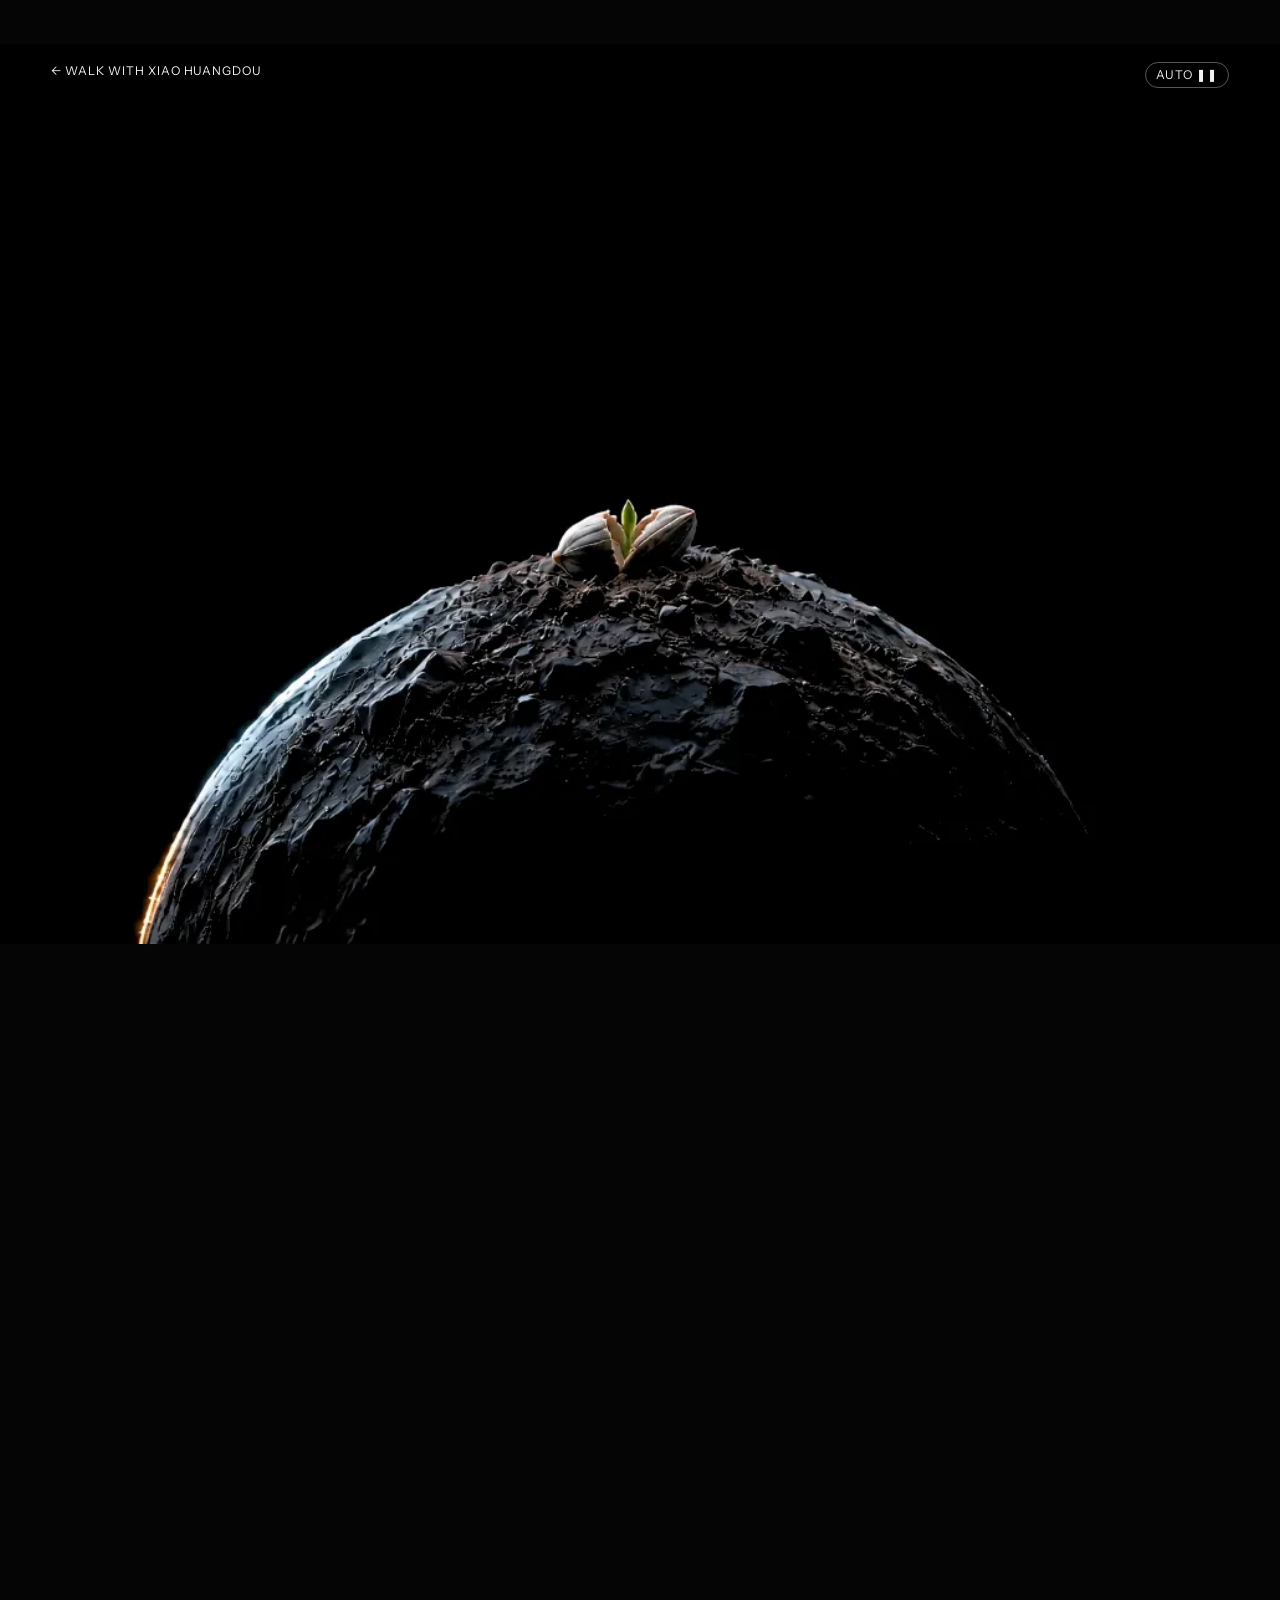
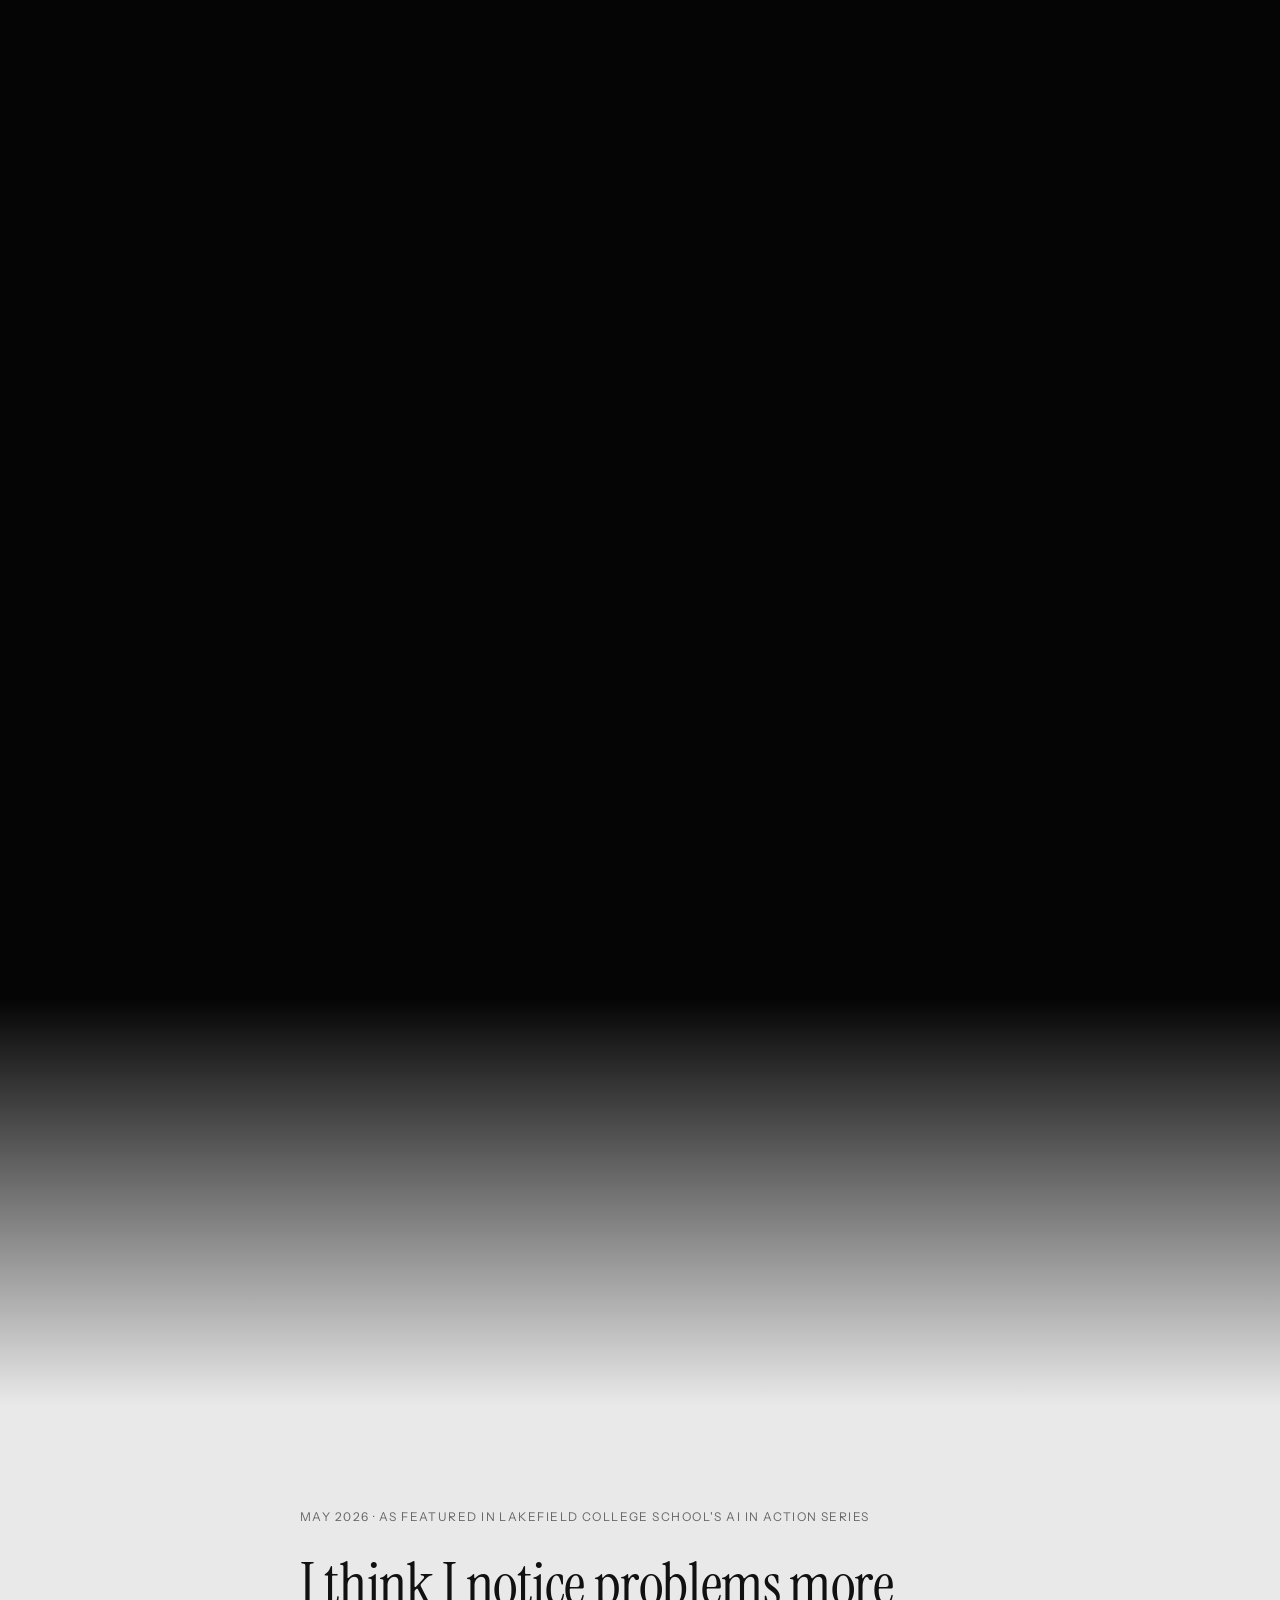
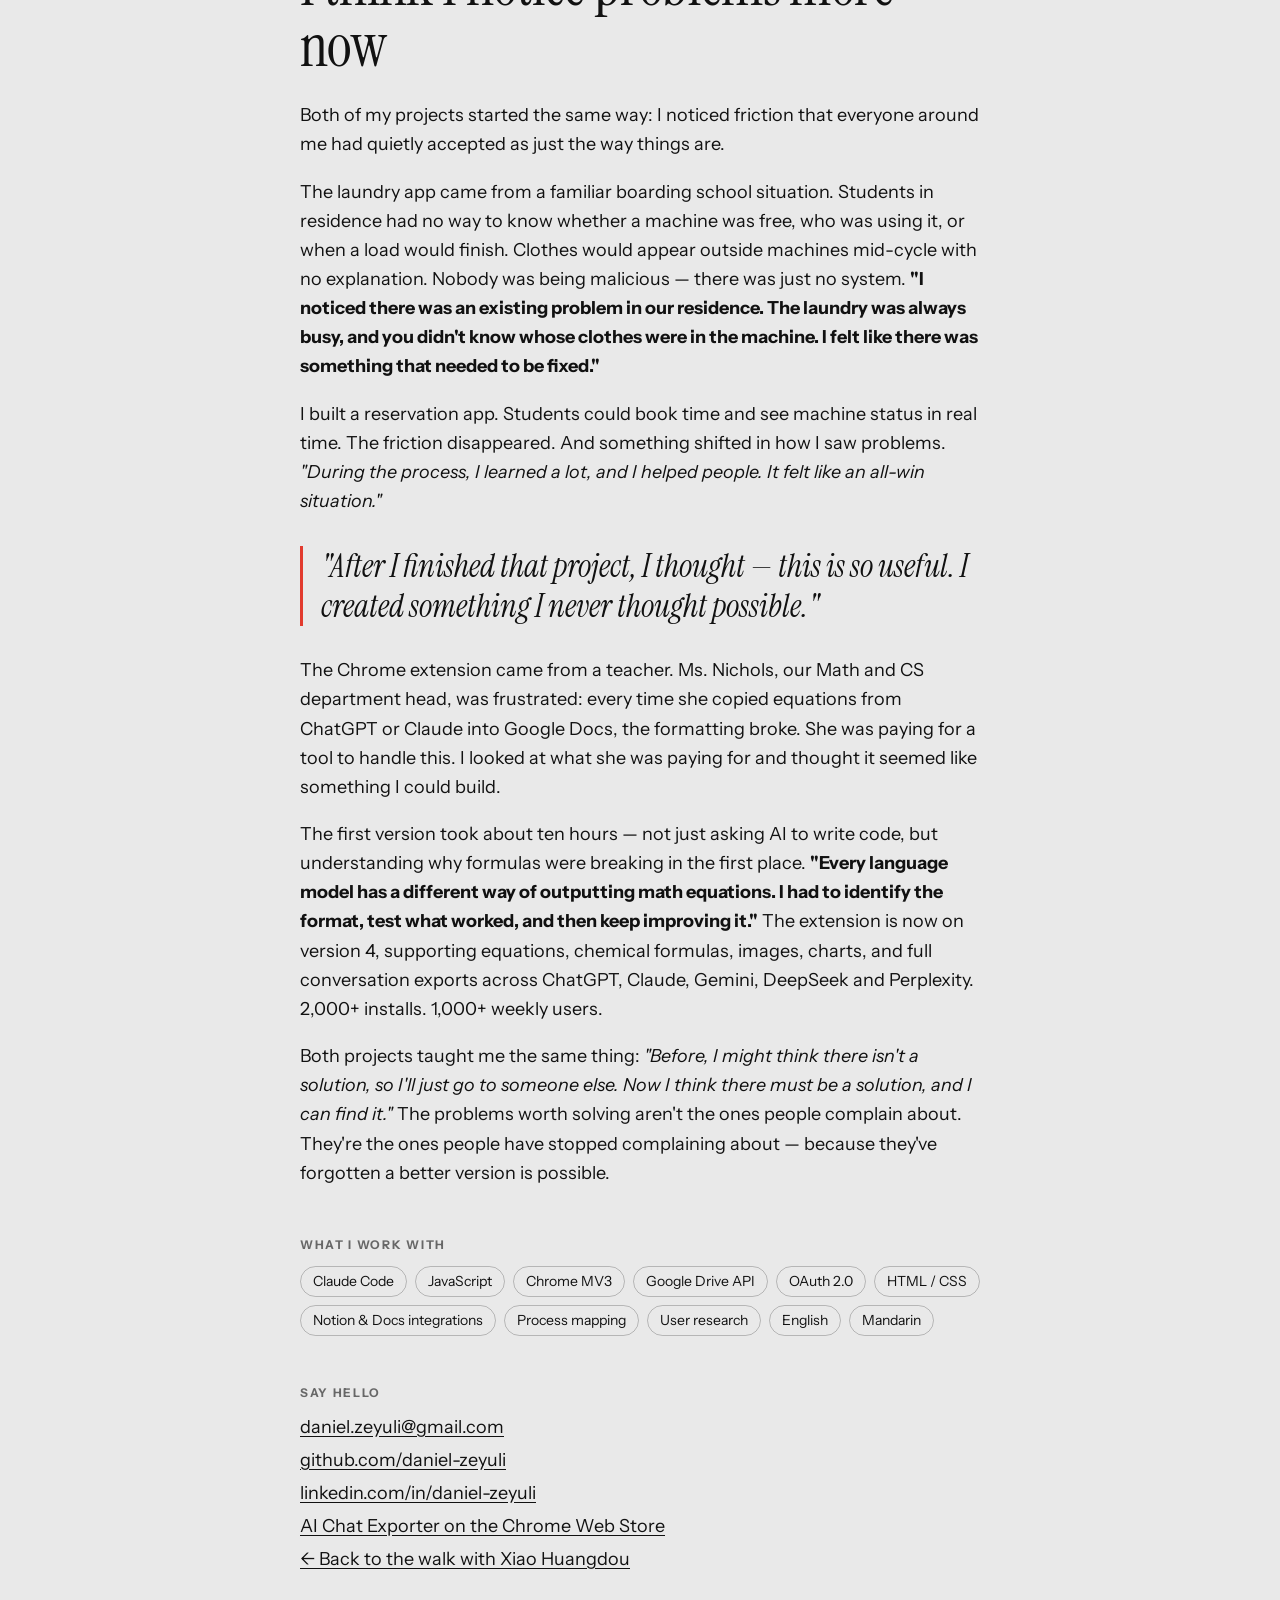
<file: more.html>
<!DOCTYPE html>
<html lang="en">
<head>
<meta charset="UTF-8">
<meta name="viewport" content="width=device-width, initial-scale=1.0">
<title>Daniel Zeyuli — more about me</title>
<meta name="description" content="The longer version: what Daniel Zeyuli has built, taught, competed in and studied, and the story behind it.">
<link rel="preconnect" href="https://fonts.googleapis.com">
<link href="https://fonts.googleapis.com/css2?family=Anton&family=Instrument+Sans:wght@400;500;600&family=Instrument+Serif:ital@0;1&display=swap" rel="stylesheet">
<style>
  :root{--bg:#050505;--ink:#f2f2f2;--flower:#e23b2e;--display:'Anton','Arial Narrow',Impact,sans-serif;--text:'Instrument Sans','Helvetica Neue',Arial,sans-serif;--serif:'Instrument Serif',Georgia,serif}
  *{box-sizing:border-box}
  html,body{margin:0}
  body{background:var(--bg);color:var(--ink);font-family:var(--text);font-size:16px;line-height:1.5;overflow-x:hidden}
  a{color:inherit;text-underline-offset:3px}
  a:focus-visible{outline:2px solid var(--flower);outline-offset:3px}
  .track{height:1000vh}
  .pin{position:sticky;top:0;height:100vh;height:100svh;overflow:hidden}
  canvas{position:absolute;inset:0;width:100%;height:100%;display:block}
  #scene{mix-blend-mode:screen}
  .stars{position:absolute;inset:0 -6%;will-change:transform}
  .stars video{position:absolute;inset:0;width:100%;height:100%;object-fit:cover}
  .fade{height:45vh;background:linear-gradient(#050505,#e9e9e9)}
  .cap img{display:block;width:150px;margin:12px 0 0;border:4px solid #f2f2f2}
  .giant{position:absolute;left:0;right:0;top:9%;text-align:center;font-family:var(--display);font-size:17.5vw;line-height:.9;white-space:nowrap;text-transform:uppercase;opacity:0;
    -webkit-mask-image:linear-gradient(180deg,#000 30%,transparent 105%);mask-image:linear-gradient(180deg,#000 30%,transparent 105%)}
  .giant.num{font-size:26vw;top:6%}
  .cap{position:absolute;width:min(400px,calc(100% - 32px));opacity:0;bottom:9%}
  .cap.l{left:max(16px,4vw)} .cap.r{right:max(16px,4vw)}
  .cap .k{display:flex;align-items:center;gap:10px;font-size:12px;letter-spacing:.14em;text-transform:uppercase;margin:0 0 10px}
  .cap .k span{opacity:.65}
  .cap .k img{display:block;height:30px;width:auto;margin:0;border:0;border-radius:6px;flex:none}
  .cap h2{font-size:clamp(22px,2.4vw,32px);line-height:1.12;font-weight:500;margin:0 0 10px;letter-spacing:-.015em;text-wrap:balance}
  .cap p{margin:0 0 8px;opacity:.78}
  .cap ul{margin:8px 0 0;padding:0;list-style:none;display:grid;gap:5px;font-size:15px}
  .cap li{display:grid;grid-template-columns:auto 1fr;gap:10px;opacity:.86}
  .cap li b{font-variant-numeric:tabular-nums;font-weight:600;min-width:74px}
  .bar{position:absolute;left:0;right:0;top:0;display:flex;justify-content:space-between;gap:12px;font-size:12px;letter-spacing:.08em;text-transform:uppercase;padding:18px max(16px,4vw) 0;z-index:3}
  .bar a{text-decoration:none}
  .bar button{font:inherit;letter-spacing:inherit;text-transform:inherit;color:inherit;background:none;border:1px solid rgba(242,242,242,.35);border-radius:999px;padding:3px 10px;cursor:pointer}
  .bar button:focus-visible{outline:2px solid var(--flower);outline-offset:3px}
  .hint{position:absolute;left:0;right:0;bottom:18px;text-align:center;font-size:11px;letter-spacing:.16em;text-transform:uppercase;opacity:.6;pointer-events:none}
  .hint svg{display:block;margin:8px auto 0;animation:bob 1.8s ease-in-out infinite}
  @keyframes bob{50%{transform:translateY(7px)}}
  @media (prefers-reduced-motion:reduce){.hint svg{animation:none}}
  .story{background:#e9e9e9;color:#111;padding:clamp(48px,8vw,110px) max(16px,6vw)}
  .story .in{max-width:680px;margin:0 auto}
  .story h2{font-family:var(--serif);font-weight:400;font-size:clamp(34px,5vw,60px);line-height:1.02;margin:0 0 6px;letter-spacing:-.01em}
  .story .meta{font-size:12px;letter-spacing:.12em;text-transform:uppercase;opacity:.6;margin:0 0 28px}
  .story p{font-size:18px;line-height:1.62;margin:0 0 18px}
  .story blockquote{font-family:var(--serif);font-style:italic;font-size:clamp(24px,3vw,32px);line-height:1.25;margin:30px 0;padding-left:18px;border-left:3px solid var(--flower)}
  .story h3{font-size:12px;letter-spacing:.14em;text-transform:uppercase;margin:48px 0 12px;opacity:.6}
  .chips{display:flex;flex-wrap:wrap;gap:8px}
  .chips span{border:1px solid rgba(0,0,0,.22);border-radius:999px;padding:4px 12px;font-size:14px}
  .contact{display:grid;gap:6px;font-size:18px}
  @media (max-width:700px){.giant{font-size:25vw;white-space:normal;top:11%}.giant.num{font-size:34vw}.cap.l,.cap.r{left:16px;right:auto;bottom:7%}.cap h2{font-size:21px}.cap ul{font-size:14px}}
</style>
</head>
<body>
<div class="track"><div class="pin">
  <div class="stars" id="stars" aria-hidden="true"><video src="assets/space/stars.mp4" muted loop autoplay playsinline preload="auto"></video><video src="assets/space/stars.mp4" muted loop autoplay playsinline preload="auto"></video></div>
  <canvas id="met" aria-hidden="true"></canvas>
  <div class="giant" data-a="0" data-b="0.08">Daniel Zeyuli</div>
  <div class="giant num" data-a="0.11" data-b="0.22">1,000+</div>
  <div class="giant num" data-a="0.25" data-b="0.34">30→1</div>
  <div class="giant" data-a="0.37" data-b="0.46">Teach it</div>
  <div class="giant" data-a="0.49" data-b="0.58">Compete</div>
  <div class="giant" data-a="0.61" data-b="0.70">Rotman</div>
  <div class="giant" data-a="0.73" data-b="0.81">Class of 26</div>
  <div class="giant" data-a="0.85" data-b="1.1">Keep going</div>
  <canvas id="scene" aria-label="A seed on a small planet grows into a red flower as the page scrolls"></canvas>
  <div class="bar"><a href="./">← Walk with Xiao Huangdou</a><span><button id="auto" type="button" aria-pressed="true">Auto ❚❚</button></span></div>

  <div class="cap l" data-a="0" data-b="0.08"><p class="k"><span>The longer version</span></p><h2>I notice friction nobody else cares about, and ship fixes.</h2><p>Builder in Toronto, studying Commerce at Rotman. Scroll: everything below grew from something small.</p></div>

  <div class="cap r" data-a="0.11" data-b="0.22"><p class="k"><img src="assets/logos/ace.png" alt="AI Chat Exporter icon"><span>AI Chat Exporter · founder · Apr 2026 – now</span></p><h2>One click from an AI reply to a real document.</h2>
    <ul><li><b>May</b>167 installs, ~100 weekly users</li><li><b>Sep</b>1,370 installs, ~800 weekly users</li><li><b>Oct</b>1,640 installs, 944 weekly users</li><li><b>Nov</b>2,000+ installs, 1,000+ weekly users, 4.6★</li><li><b>186K</b>store impressions, all organic</li><li><b>Stack</b>plain JavaScript, Manifest V3, no dependencies, my own LaTeX converter</li></ul></div>

  <div class="cap l" data-a="0.25" data-b="0.34"><p class="k"><span>Residence laundry booking · Dec 2025 – Jun 2026</span></p><h2>From about 30 minutes to about 1 minute per booking.</h2>
    <p>30 residents shared 2 machines by lining up and guessing. I mapped how it really worked, then replaced it with a QR-code booking page: live status, time remaining, upcoming bookings.</p><ul><li><b>~60</b>bookings a week</li></ul></div>

  <div class="cap r" data-a="0.37" data-b="0.46"><p class="k"><img src="assets/logos/lcs.png" alt="Lakefield College School" onerror="this.remove()"><span>AI Club · senior in charge · 2025 – 2026</span></p><h2>Showing people how to use AI well.</h2>
    <ul><li><b>5+</b>hands-on workshops for 10+ students</li><li><b>Grade 9</b>taught a class with no coding experience to build games with AI tools</li><li><b>School</b>co-organized a school-wide vibe-coding competition with faculty</li></ul></div>

  <div class="cap l" data-a="0.49" data-b="0.58"><p class="k"><span>Competitions and research</span></p><h2>Building under a deadline, and defending it.</h2>
    <ul><li><b>2026</b>RCIG × OpenAI Student Collective Promptathon: 3rd place, team. We built RCI-GO, a closing-time brief for a one-person food truck</li><li><b>2025</b>Paper on Disney's yen financing problem, accepted at GBEC 2025</li><li><b>2024</b>iGEM, Paris: represented the business side; gold for the business section, silver overall</li></ul><img src="assets/photos/promptathon.jpg" alt="Daniel and a teammate in front of the Promptathon winners screen" loading="lazy"></div>

  <div class="cap r" data-a="0.61" data-b="0.70"><p class="k"><img src="assets/logos/rc.png" alt="Rotman Commerce" onerror="this.remove()"><span>Rotman Commerce · University of Toronto · 2026 –</span></p><h2>Learning how businesses decide.</h2>
    <ul><li><b>RCCA</b>researcher on a six-week client project: how a tutoring company can respond to AI tutors</li><li><b>RCIG</b>nine-week consulting bootcamp for a financial services client</li><li><b>MCAP</b>selected for the consulting accelerator program</li><li><b>House</b>first-year finance lead, Galbraith House</li></ul></div>

  <div class="cap l" data-a="0.73" data-b="0.81"><p class="k"><img src="assets/logos/lcs.png" alt="Lakefield College School" onerror="this.remove()"><span>Lakefield College School · 2022 – 2026</span></p><h2>Recognition.</h2>
    <ul><li><b>2026</b>John Pearman Martyn Sibbald Prize, for an outstanding all-round graduating student</li><li><b>9–11</b>Scholar with Distinction</li></ul></div>

  <div class="cap r" data-a="0.85" data-b="1.1"><p class="k"><span>Below</span></p><h2>The story behind the first two projects, in my own words.</h2><p>Keep scrolling.</p></div>
  <div class="hint" id="hint">Scroll<svg width="18" height="26" viewBox="0 0 18 26" fill="none" stroke="currentColor" stroke-width="1.6" stroke-linecap="round" stroke-linejoin="round" aria-hidden="true"><path d="M9 2v21M2 16l7 7 7-7"/></svg></div>
</div></div>

<div class="fade"></div>
<section class="story"><div class="in">
  <p class="meta">May 2026 · as featured in Lakefield College School's AI in Action series</p>
  <h2>I think I notice problems more now</h2>
  <div style="height:18px"></div>
  <p>
      Both of my projects started the same way: I noticed friction that everyone around me had quietly accepted as just the way things are.
      </p>
      <p>
      The laundry app came from a familiar boarding school situation. Students in residence had no way to know whether a machine was free, who was using it, or when a load would finish. Clothes would appear outside machines mid-cycle with no explanation. Nobody was being malicious — there was just no system. <strong>"I noticed there was an existing problem in our residence. The laundry was always busy, and you didn't know whose clothes were in the machine. I felt like there was something that needed to be fixed."</strong>
      </p>
      <p>
      I built a reservation app. Students could book time and see machine status in real time. The friction disappeared. And something shifted in how I saw problems. <em>"During the process, I learned a lot, and I helped people. It felt like an all-win situation."</em>
      </p>
      <blockquote>"After I finished that project, I thought — this is so useful. I created something I never thought possible."</blockquote>
      <p>
      The Chrome extension came from a teacher. Ms. Nichols, our Math and CS department head, was frustrated: every time she copied equations from ChatGPT or Claude into Google Docs, the formatting broke. She was paying for a tool to handle this. I looked at what she was paying for and thought it seemed like something I could build.
      </p>
      <p>
      The first version took about ten hours — not just asking AI to write code, but understanding why formulas were breaking in the first place. <strong>"Every language model has a different way of outputting math equations. I had to identify the format, test what worked, and then keep improving it."</strong> The extension is now on version 4, supporting equations, chemical formulas, images, charts, and full conversation exports across ChatGPT, Claude, Gemini, DeepSeek and Perplexity. 2,000+ installs. 1,000+ weekly users.
      </p>
      <p>
      Both projects taught me the same thing: <em>"Before, I might think there isn't a solution, so I'll just go to someone else. Now I think there must be a solution, and I can find it."</em> The problems worth solving aren't the ones people complain about. They're the ones people have stopped complaining about — because they've forgotten a better version is possible.
      </p>
  <h3>What I work with</h3>
  <div class="chips"><span>Claude Code</span><span>JavaScript</span><span>Chrome MV3</span><span>Google Drive API</span><span>OAuth 2.0</span><span>HTML / CSS</span><span>Notion & Docs integrations</span><span>Process mapping</span><span>User research</span><span>English</span><span>Mandarin</span></div>
  <h3>Say hello</h3>
  <div class="contact"><a href="mailto:daniel.zeyuli@gmail.com">daniel.zeyuli@gmail.com</a><a href="https://github.com/daniel-zeyuli" target="_blank" rel="noopener">github.com/daniel-zeyuli</a><a href="https://www.linkedin.com/in/daniel-zeyuli" target="_blank" rel="noopener">linkedin.com/in/daniel-zeyuli</a><a href="https://chromewebstore.google.com/detail/ilhglkmnbngkjeejpnlgfdkikmcafedd" target="_blank" rel="noopener">AI Chat Exporter on the Chrome Web Store</a><a href="./">← Back to the walk with Xiao Huangdou</a></div>
</div></section>

<script>
const cv = document.getElementById('scene'), ctx = cv.getContext('2d'), root = document.documentElement, track = document.querySelector('.track');
const reduce = matchMedia('(prefers-reduced-motion: reduce)').matches;
const faders = [...document.querySelectorAll('[data-a]')].map(el => ({ el, a: +el.dataset.a, b: +el.dataset.b }));
const hint = document.getElementById('hint'), stars = document.getElementById('stars');
const clamp = (x, a = 0, b = 1) => Math.min(b, Math.max(a, x));
const ease = x => { x = clamp(x); return x * x * (3 - 2 * x); };
const qs = new URLSearchParams(location.search), dbg = qs.get('p');
let W = 0, H = 0, dpr = 1, target = 0, p = 0;
function resize(){ dpr = Math.min(devicePixelRatio || 1, 2); W = cv.clientWidth; H = cv.clientHeight; cv.width = mc.width = W * dpr; cv.height = mc.height = H * dpr; }
function readScroll(){ if (dbg !== null){ target = clamp(+dbg); return; } const max = track.offsetHeight - innerHeight; target = max > 0 ? clamp(scrollY / max) : 0; }

// The plant: frames from two generated clips. Clip one runs up to frame `join`, clip two takes over from there; the last few frames before it cross-fade.
const FR = { count: 86, join: 26 };   // kept inline: a fetch() for this fails when the page is opened straight from disk
FR.imgs = Array.from({ length: FR.count }, (_, i) => { const im = new Image(); im.src = 'assets/seed/f_' + String(i).padStart(3, '0') + '.webp'; return im; });
function blit(i, alpha){ let im = FR.imgs[i]; while (i > 0 && !(im.complete && im.naturalWidth)) im = FR.imgs[--i];
  if (!(im.complete && im.naturalWidth)) return; const sc = Math.max(W / im.naturalWidth, H / im.naturalHeight), w = im.naturalWidth * sc, h = im.naturalHeight * sc;
  ctx.globalAlpha = alpha; ctx.drawImage(im, (W - w) / 2, H - h, w, h); ctx.globalAlpha = 1; }

// The star clip is played twice, half a loop apart; the second copy covers the first one's loop point.
const [sa, sb] = stars.querySelectorAll('video');
function seam(){ const D = sa.duration; if (!D || !sb.duration) return;
  const o = 1 - ease((Math.min(sa.currentTime, D - sa.currentTime) - .25) / .8); sb.style.opacity = o.toFixed(3);
  if (o === 0){ const want = (sa.currentTime + D / 2) % D, off = Math.abs(sb.currentTime - want); if (Math.min(off, D - off) > .3) sb.currentTime = want; } }
const mc = document.getElementById('met'), mx = mc.getContext('2d'); let met = null, nextMet = 2500;
function meteors(t){
  if (reduce) return;
  if (!met && (t > nextMet || qs.has('m'))){ const a = Math.PI * (.62 + Math.random() * .2);
    met = { x: W * (.25 + Math.random() * .7), y: H * Math.random() * .35, vx: Math.cos(a), vy: Math.sin(a), t0: t, life: 600 + Math.random() * 500, len: 140 + Math.random() * 160 }; }
  if (!met) return;
  const k = qs.has('m') ? .5 : (t - met.t0) / met.life; if (k >= 1){ met = null; nextMet = t + 3500 + Math.random() * 7000; return; }
  const dist = k * Math.min(W, H) * .55, hx = met.x + met.vx * dist, hy = met.y + met.vy * dist, al = Math.sin(k * Math.PI);
  const g = mx.createLinearGradient(hx, hy, hx - met.vx * met.len, hy - met.vy * met.len); g.addColorStop(0, `rgba(255,255,255,${(.9 * al).toFixed(3)})`); g.addColorStop(1, 'rgba(255,255,255,0)');
  mx.strokeStyle = g; mx.lineWidth = 1.6; mx.lineCap = 'round'; mx.beginPath(); mx.moveTo(hx, hy); mx.lineTo(hx - met.vx * met.len, hy - met.vy * met.len); mx.stroke();
}
function draw(){
  stars.style.transform = `translate3d(${(-p * 5).toFixed(2)}%,0,0)`;
  for (const f of faders){ const o = Math.min(ease((p - f.a) / .03), ease((f.b - p) / .03));
    f.el.style.opacity = f.el.classList.contains('giant') ? (o * .16).toFixed(3) : o.toFixed(3); f.el.style.pointerEvents = o > .5 ? 'auto' : 'none'; }
  hint.style.opacity = (.6 * (1 - ease(p / .04))).toFixed(2);
  ctx.setTransform(dpr, 0, 0, dpr, 0, 0); ctx.clearRect(0, 0, W, H);
  const fi = ease(p / .92) * (FR.count - 1), X = 3; blit(Math.floor(fi), 1);
  if (fi > FR.join - X && fi < FR.join) blit(FR.join, (fi - (FR.join - X)) / X);
}
// Left alone, the page scrolls itself through the planet section; any input pauses it for a few seconds.
const autoBtn = document.getElementById('auto'); let autoOn = !reduce && dbg === null, lastInput = performance.now() - 2000, ay = 0, wasAuto = false, lastT = 0;
function setAuto(on){ autoOn = on; autoBtn.textContent = on ? 'Auto ❚❚' : 'Auto ▶'; autoBtn.setAttribute('aria-pressed', on); }
setAuto(autoOn); autoBtn.addEventListener('click', () => setAuto(!autoOn));
for (const ev of ['wheel', 'touchstart', 'keydown', 'pointerdown']) addEventListener(ev, () => { lastInput = performance.now(); }, { passive: true });
function autoScroll(t){ const dt = Math.min(.1, (t - lastT) / 1000 || 0); lastT = t; const max = track.offsetHeight - innerHeight, go = autoOn && performance.now() - lastInput > 6000 && scrollY < max - 1;
  if (go){ if (!wasAuto) ay = scrollY; ay = Math.min(max, ay + max / 60 * dt); scrollTo(0, ay); } wasAuto = go; }
// The frames are screen-blended, so the planet's dark side would let stars through. A black disc under it blocks them.
// Numbers are the planet's centre and radius in the 1280x724 frames.
function planetShadow(){ const sc = Math.max(W / 1280, H / 724), ox = (W - 1280 * sc) / 2, oy = H - 724 * sc, r = 384 * sc;
  const g = mx.createRadialGradient(ox + 621 * sc, oy + 795.6 * sc, r * .985, ox + 621 * sc, oy + 795.6 * sc, r * 1.01); g.addColorStop(0, '#000'); g.addColorStop(1, 'rgba(0,0,0,0)');
  mx.fillStyle = g; mx.beginPath(); mx.arc(ox + 621 * sc, oy + 795.6 * sc, r * 1.01, 0, 6.3); mx.fill(); }
function frame(t){ p = reduce ? target : p + (target - p) * .12; if (Math.abs(target - p) < .0004) p = target; seam(); mx.setTransform(dpr, 0, 0, dpr, 0, 0); mx.clearRect(0, 0, W, H); meteors(t); planetShadow(); autoScroll(t); draw(); requestAnimationFrame(frame); }
addEventListener('scroll', readScroll, { passive: true });
addEventListener('resize', () => { resize(); readScroll(); });
resize(); readScroll(); p = target; requestAnimationFrame(frame);
</script>
</body>
</html>
</file>
<file: laundry-demo/assets/index--A-pXYDI.css>
*,:before,:after{--tw-border-spacing-x: 0;--tw-border-spacing-y: 0;--tw-translate-x: 0;--tw-translate-y: 0;--tw-rotate: 0;--tw-skew-x: 0;--tw-skew-y: 0;--tw-scale-x: 1;--tw-scale-y: 1;--tw-pan-x: ;--tw-pan-y: ;--tw-pinch-zoom: ;--tw-scroll-snap-strictness: proximity;--tw-gradient-from-position: ;--tw-gradient-via-position: ;--tw-gradient-to-position: ;--tw-ordinal: ;--tw-slashed-zero: ;--tw-numeric-figure: ;--tw-numeric-spacing: ;--tw-numeric-fraction: ;--tw-ring-inset: ;--tw-ring-offset-width: 0px;--tw-ring-offset-color: #fff;--tw-ring-color: rgb(59 130 246 / .5);--tw-ring-offset-shadow: 0 0 #0000;--tw-ring-shadow: 0 0 #0000;--tw-shadow: 0 0 #0000;--tw-shadow-colored: 0 0 #0000;--tw-blur: ;--tw-brightness: ;--tw-contrast: ;--tw-grayscale: ;--tw-hue-rotate: ;--tw-invert: ;--tw-saturate: ;--tw-sepia: ;--tw-drop-shadow: ;--tw-backdrop-blur: ;--tw-backdrop-brightness: ;--tw-backdrop-contrast: ;--tw-backdrop-grayscale: ;--tw-backdrop-hue-rotate: ;--tw-backdrop-invert: ;--tw-backdrop-opacity: ;--tw-backdrop-saturate: ;--tw-backdrop-sepia: ;--tw-contain-size: ;--tw-contain-layout: ;--tw-contain-paint: ;--tw-contain-style: }::backdrop{--tw-border-spacing-x: 0;--tw-border-spacing-y: 0;--tw-translate-x: 0;--tw-translate-y: 0;--tw-rotate: 0;--tw-skew-x: 0;--tw-skew-y: 0;--tw-scale-x: 1;--tw-scale-y: 1;--tw-pan-x: ;--tw-pan-y: ;--tw-pinch-zoom: ;--tw-scroll-snap-strictness: proximity;--tw-gradient-from-position: ;--tw-gradient-via-position: ;--tw-gradient-to-position: ;--tw-ordinal: ;--tw-slashed-zero: ;--tw-numeric-figure: ;--tw-numeric-spacing: ;--tw-numeric-fraction: ;--tw-ring-inset: ;--tw-ring-offset-width: 0px;--tw-ring-offset-color: #fff;--tw-ring-color: rgb(59 130 246 / .5);--tw-ring-offset-shadow: 0 0 #0000;--tw-ring-shadow: 0 0 #0000;--tw-shadow: 0 0 #0000;--tw-shadow-colored: 0 0 #0000;--tw-blur: ;--tw-brightness: ;--tw-contrast: ;--tw-grayscale: ;--tw-hue-rotate: ;--tw-invert: ;--tw-saturate: ;--tw-sepia: ;--tw-drop-shadow: ;--tw-backdrop-blur: ;--tw-backdrop-brightness: ;--tw-backdrop-contrast: ;--tw-backdrop-grayscale: ;--tw-backdrop-hue-rotate: ;--tw-backdrop-invert: ;--tw-backdrop-opacity: ;--tw-backdrop-saturate: ;--tw-backdrop-sepia: ;--tw-contain-size: ;--tw-contain-layout: ;--tw-contain-paint: ;--tw-contain-style: }*,:before,:after{box-sizing:border-box;border-width:0;border-style:solid;border-color:#e5e7eb}:before,:after{--tw-content: ""}html,:host{line-height:1.5;-webkit-text-size-adjust:100%;-moz-tab-size:4;-o-tab-size:4;tab-size:4;font-family:ui-sans-serif,system-ui,sans-serif,"Apple Color Emoji","Segoe UI Emoji",Segoe UI Symbol,"Noto Color Emoji";font-feature-settings:normal;font-variation-settings:normal;-webkit-tap-highlight-color:transparent}body{margin:0;line-height:inherit}hr{height:0;color:inherit;border-top-width:1px}abbr:where([title]){-webkit-text-decoration:underline dotted;text-decoration:underline dotted}h1,h2,h3,h4,h5,h6{font-size:inherit;font-weight:inherit}a{color:inherit;text-decoration:inherit}b,strong{font-weight:bolder}code,kbd,samp,pre{font-family:ui-monospace,SFMono-Regular,Menlo,Monaco,Consolas,Liberation Mono,Courier New,monospace;font-feature-settings:normal;font-variation-settings:normal;font-size:1em}small{font-size:80%}sub,sup{font-size:75%;line-height:0;position:relative;vertical-align:baseline}sub{bottom:-.25em}sup{top:-.5em}table{text-indent:0;border-color:inherit;border-collapse:collapse}button,input,optgroup,select,textarea{font-family:inherit;font-feature-settings:inherit;font-variation-settings:inherit;font-size:100%;font-weight:inherit;line-height:inherit;letter-spacing:inherit;color:inherit;margin:0;padding:0}button,select{text-transform:none}button,input:where([type=button]),input:where([type=reset]),input:where([type=submit]){-webkit-appearance:button;background-color:transparent;background-image:none}:-moz-focusring{outline:auto}:-moz-ui-invalid{box-shadow:none}progress{vertical-align:baseline}::-webkit-inner-spin-button,::-webkit-outer-spin-button{height:auto}[type=search]{-webkit-appearance:textfield;outline-offset:-2px}::-webkit-search-decoration{-webkit-appearance:none}::-webkit-file-upload-button{-webkit-appearance:button;font:inherit}summary{display:list-item}blockquote,dl,dd,h1,h2,h3,h4,h5,h6,hr,figure,p,pre{margin:0}fieldset{margin:0;padding:0}legend{padding:0}ol,ul,menu{list-style:none;margin:0;padding:0}dialog{padding:0}textarea{resize:vertical}input::-moz-placeholder,textarea::-moz-placeholder{opacity:1;color:#9ca3af}input::placeholder,textarea::placeholder{opacity:1;color:#9ca3af}button,[role=button]{cursor:pointer}:disabled{cursor:default}img,svg,video,canvas,audio,iframe,embed,object{display:block;vertical-align:middle}img,video{max-width:100%;height:auto}[hidden]:where(:not([hidden=until-found])){display:none}.pointer-events-none{pointer-events:none}.pointer-events-auto{pointer-events:auto}.static{position:static}.fixed{position:fixed}.absolute{position:absolute}.relative{position:relative}.sticky{position:sticky}.inset-0{top:0;right:0;bottom:0;left:0}.-right-1{right:-.25rem}.-top-1{top:-.25rem}.bottom-0{bottom:0}.left-0{left:0}.left-1\/2{left:50%}.right-0{right:0}.right-0\.5{right:.125rem}.top-0{top:0}.top-0\.5{top:.125rem}.top-4{top:1rem}.z-10{z-index:10}.z-40{z-index:40}.z-50{z-index:50}.z-\[9999\]{z-index:9999}.mx-auto{margin-left:auto;margin-right:auto}.mb-1{margin-bottom:.25rem}.mb-2{margin-bottom:.5rem}.mb-3{margin-bottom:.75rem}.mb-4{margin-bottom:1rem}.mb-6{margin-bottom:1.5rem}.ml-2{margin-left:.5rem}.ml-3{margin-left:.75rem}.mt-0\.5{margin-top:.125rem}.mt-1{margin-top:.25rem}.mt-2{margin-top:.5rem}.mt-3{margin-top:.75rem}.mt-4{margin-top:1rem}.mt-6{margin-top:1.5rem}.block{display:block}.inline-block{display:inline-block}.flex{display:flex}.\!table{display:table!important}.table{display:table}.grid{display:grid}.h-16{height:4rem}.h-2{height:.5rem}.h-4{height:1rem}.h-5{height:1.25rem}.h-6{height:1.5rem}.h-full{height:100%}.max-h-\[90vh\]{max-height:90vh}.min-h-screen{min-height:100vh}.w-16{width:4rem}.w-2{width:.5rem}.w-32{width:8rem}.w-4{width:1rem}.w-5{width:1.25rem}.w-6{width:1.5rem}.w-8{width:2rem}.w-full{width:100%}.min-w-\[300px\]{min-width:300px}.max-w-2xl{max-width:42rem}.max-w-4xl{max-width:56rem}.max-w-md{max-width:28rem}.flex-1{flex:1 1 0%}.table-fixed{table-layout:fixed}.border-collapse{border-collapse:collapse}.-translate-x-1\/2{--tw-translate-x: -50%;transform:translate(var(--tw-translate-x),var(--tw-translate-y)) rotate(var(--tw-rotate)) skew(var(--tw-skew-x)) skewY(var(--tw-skew-y)) scaleX(var(--tw-scale-x)) scaleY(var(--tw-scale-y))}.transform{transform:translate(var(--tw-translate-x),var(--tw-translate-y)) rotate(var(--tw-rotate)) skew(var(--tw-skew-x)) skewY(var(--tw-skew-y)) scaleX(var(--tw-scale-x)) scaleY(var(--tw-scale-y))}@keyframes pulse{50%{opacity:.5}}.animate-pulse{animation:pulse 2s cubic-bezier(.4,0,.6,1) infinite}.cursor-not-allowed{cursor:not-allowed}.cursor-pointer{cursor:pointer}.resize-none{resize:none}.list-inside{list-style-position:inside}.list-disc{list-style-type:disc}.grid-cols-2{grid-template-columns:repeat(2,minmax(0,1fr))}.grid-cols-3{grid-template-columns:repeat(3,minmax(0,1fr))}.flex-col{flex-direction:column}.items-start{align-items:flex-start}.items-end{align-items:flex-end}.items-center{align-items:center}.justify-center{justify-content:center}.justify-between{justify-content:space-between}.justify-around{justify-content:space-around}.gap-0\.5{gap:.125rem}.gap-1{gap:.25rem}.gap-2{gap:.5rem}.gap-3{gap:.75rem}.gap-4{gap:1rem}.space-x-3>:not([hidden])~:not([hidden]){--tw-space-x-reverse: 0;margin-right:calc(.75rem * var(--tw-space-x-reverse));margin-left:calc(.75rem * calc(1 - var(--tw-space-x-reverse)))}.space-y-1>:not([hidden])~:not([hidden]){--tw-space-y-reverse: 0;margin-top:calc(.25rem * calc(1 - var(--tw-space-y-reverse)));margin-bottom:calc(.25rem * var(--tw-space-y-reverse))}.space-y-2>:not([hidden])~:not([hidden]){--tw-space-y-reverse: 0;margin-top:calc(.5rem * calc(1 - var(--tw-space-y-reverse)));margin-bottom:calc(.5rem * var(--tw-space-y-reverse))}.space-y-3>:not([hidden])~:not([hidden]){--tw-space-y-reverse: 0;margin-top:calc(.75rem * calc(1 - var(--tw-space-y-reverse)));margin-bottom:calc(.75rem * var(--tw-space-y-reverse))}.space-y-4>:not([hidden])~:not([hidden]){--tw-space-y-reverse: 0;margin-top:calc(1rem * calc(1 - var(--tw-space-y-reverse)));margin-bottom:calc(1rem * var(--tw-space-y-reverse))}.space-y-6>:not([hidden])~:not([hidden]){--tw-space-y-reverse: 0;margin-top:calc(1.5rem * calc(1 - var(--tw-space-y-reverse)));margin-bottom:calc(1.5rem * var(--tw-space-y-reverse))}.divide-y>:not([hidden])~:not([hidden]){--tw-divide-y-reverse: 0;border-top-width:calc(1px * calc(1 - var(--tw-divide-y-reverse)));border-bottom-width:calc(1px * var(--tw-divide-y-reverse))}.divide-gray-200>:not([hidden])~:not([hidden]){--tw-divide-opacity: 1;border-color:rgb(229 231 235 / var(--tw-divide-opacity, 1))}.overflow-hidden{overflow:hidden}.overflow-x-auto{overflow-x:auto}.overflow-y-auto{overflow-y:auto}.truncate{overflow:hidden;text-overflow:ellipsis;white-space:nowrap}.whitespace-nowrap{white-space:nowrap}.rounded{border-radius:.25rem}.rounded-2xl{border-radius:1rem}.rounded-full{border-radius:9999px}.rounded-lg{border-radius:.5rem}.rounded-md{border-radius:.375rem}.rounded-l-lg{border-top-left-radius:.5rem;border-bottom-left-radius:.5rem}.border{border-width:1px}.border-2{border-width:2px}.border-b{border-bottom-width:1px}.border-b-2{border-bottom-width:2px}.border-l-4{border-left-width:4px}.border-r{border-right-width:1px}.border-t{border-top-width:1px}.border-dashed{border-style:dashed}.border-blue-300{--tw-border-opacity: 1;border-color:rgb(147 197 253 / var(--tw-border-opacity, 1))}.border-blue-400{--tw-border-opacity: 1;border-color:rgb(96 165 250 / var(--tw-border-opacity, 1))}.border-blue-500{--tw-border-opacity: 1;border-color:rgb(59 130 246 / var(--tw-border-opacity, 1))}.border-blue-600{--tw-border-opacity: 1;border-color:rgb(37 99 235 / var(--tw-border-opacity, 1))}.border-gray-100{--tw-border-opacity: 1;border-color:rgb(243 244 246 / var(--tw-border-opacity, 1))}.border-gray-200{--tw-border-opacity: 1;border-color:rgb(229 231 235 / var(--tw-border-opacity, 1))}.border-gray-300{--tw-border-opacity: 1;border-color:rgb(209 213 219 / var(--tw-border-opacity, 1))}.border-green-300{--tw-border-opacity: 1;border-color:rgb(134 239 172 / var(--tw-border-opacity, 1))}.border-green-400{--tw-border-opacity: 1;border-color:rgb(74 222 128 / var(--tw-border-opacity, 1))}.border-orange-500{--tw-border-opacity: 1;border-color:rgb(249 115 22 / var(--tw-border-opacity, 1))}.border-purple-200{--tw-border-opacity: 1;border-color:rgb(233 213 255 / var(--tw-border-opacity, 1))}.border-purple-400{--tw-border-opacity: 1;border-color:rgb(192 132 252 / var(--tw-border-opacity, 1))}.bg-black{--tw-bg-opacity: 1;background-color:rgb(0 0 0 / var(--tw-bg-opacity, 1))}.bg-blue-100{--tw-bg-opacity: 1;background-color:rgb(219 234 254 / var(--tw-bg-opacity, 1))}.bg-blue-50{--tw-bg-opacity: 1;background-color:rgb(239 246 255 / var(--tw-bg-opacity, 1))}.bg-blue-500{--tw-bg-opacity: 1;background-color:rgb(59 130 246 / var(--tw-bg-opacity, 1))}.bg-blue-600{--tw-bg-opacity: 1;background-color:rgb(37 99 235 / var(--tw-bg-opacity, 1))}.bg-blue-700{--tw-bg-opacity: 1;background-color:rgb(29 78 216 / var(--tw-bg-opacity, 1))}.bg-gray-100{--tw-bg-opacity: 1;background-color:rgb(243 244 246 / var(--tw-bg-opacity, 1))}.bg-gray-200{--tw-bg-opacity: 1;background-color:rgb(229 231 235 / var(--tw-bg-opacity, 1))}.bg-gray-300{--tw-bg-opacity: 1;background-color:rgb(209 213 219 / var(--tw-bg-opacity, 1))}.bg-gray-50{--tw-bg-opacity: 1;background-color:rgb(249 250 251 / var(--tw-bg-opacity, 1))}.bg-green-100{--tw-bg-opacity: 1;background-color:rgb(220 252 231 / var(--tw-bg-opacity, 1))}.bg-green-300{--tw-bg-opacity: 1;background-color:rgb(134 239 172 / var(--tw-bg-opacity, 1))}.bg-green-500{--tw-bg-opacity: 1;background-color:rgb(34 197 94 / var(--tw-bg-opacity, 1))}.bg-green-600{--tw-bg-opacity: 1;background-color:rgb(22 163 74 / var(--tw-bg-opacity, 1))}.bg-orange-100{--tw-bg-opacity: 1;background-color:rgb(255 237 213 / var(--tw-bg-opacity, 1))}.bg-orange-50{--tw-bg-opacity: 1;background-color:rgb(255 247 237 / var(--tw-bg-opacity, 1))}.bg-purple-100{--tw-bg-opacity: 1;background-color:rgb(243 232 255 / var(--tw-bg-opacity, 1))}.bg-purple-50{--tw-bg-opacity: 1;background-color:rgb(250 245 255 / var(--tw-bg-opacity, 1))}.bg-purple-500{--tw-bg-opacity: 1;background-color:rgb(168 85 247 / var(--tw-bg-opacity, 1))}.bg-red-100{--tw-bg-opacity: 1;background-color:rgb(254 226 226 / var(--tw-bg-opacity, 1))}.bg-red-50{--tw-bg-opacity: 1;background-color:rgb(254 242 242 / var(--tw-bg-opacity, 1))}.bg-red-500{--tw-bg-opacity: 1;background-color:rgb(239 68 68 / var(--tw-bg-opacity, 1))}.bg-white{--tw-bg-opacity: 1;background-color:rgb(255 255 255 / var(--tw-bg-opacity, 1))}.bg-yellow-100{--tw-bg-opacity: 1;background-color:rgb(254 249 195 / var(--tw-bg-opacity, 1))}.bg-yellow-50{--tw-bg-opacity: 1;background-color:rgb(254 252 232 / var(--tw-bg-opacity, 1))}.bg-yellow-500{--tw-bg-opacity: 1;background-color:rgb(234 179 8 / var(--tw-bg-opacity, 1))}.bg-opacity-20{--tw-bg-opacity: .2}.bg-opacity-50{--tw-bg-opacity: .5}.bg-gradient-to-r{background-image:linear-gradient(to right,var(--tw-gradient-stops))}.from-blue-500{--tw-gradient-from: #3b82f6 var(--tw-gradient-from-position);--tw-gradient-to: rgb(59 130 246 / 0) var(--tw-gradient-to-position);--tw-gradient-stops: var(--tw-gradient-from), var(--tw-gradient-to)}.to-blue-600{--tw-gradient-to: #2563eb var(--tw-gradient-to-position)}.p-1{padding:.25rem}.p-2{padding:.5rem}.p-3{padding:.75rem}.p-4{padding:1rem}.p-5{padding:1.25rem}.p-6{padding:1.5rem}.p-8{padding:2rem}.px-0\.5{padding-left:.125rem;padding-right:.125rem}.px-1{padding-left:.25rem;padding-right:.25rem}.px-2{padding-left:.5rem;padding-right:.5rem}.px-3{padding-left:.75rem;padding-right:.75rem}.px-4{padding-left:1rem;padding-right:1rem}.px-6{padding-left:1.5rem;padding-right:1.5rem}.py-0\.5{padding-top:.125rem;padding-bottom:.125rem}.py-1{padding-top:.25rem;padding-bottom:.25rem}.py-1\.5{padding-top:.375rem;padding-bottom:.375rem}.py-12{padding-top:3rem;padding-bottom:3rem}.py-2{padding-top:.5rem;padding-bottom:.5rem}.py-3{padding-top:.75rem;padding-bottom:.75rem}.py-4{padding-top:1rem;padding-bottom:1rem}.py-6{padding-top:1.5rem;padding-bottom:1.5rem}.pb-24{padding-bottom:6rem}.pl-8{padding-left:2rem}.pt-4{padding-top:1rem}.text-left{text-align:left}.text-center{text-align:center}.text-right{text-align:right}.text-2xl{font-size:1.5rem;line-height:2rem}.text-3xl{font-size:1.875rem;line-height:2.25rem}.text-4xl{font-size:2.25rem;line-height:2.5rem}.text-6xl{font-size:3.75rem;line-height:1}.text-\[10px\]{font-size:10px}.text-\[6px\]{font-size:6px}.text-\[8px\]{font-size:8px}.text-\[9px\]{font-size:9px}.text-base{font-size:1rem;line-height:1.5rem}.text-lg{font-size:1.125rem;line-height:1.75rem}.text-sm{font-size:.875rem;line-height:1.25rem}.text-xl{font-size:1.25rem;line-height:1.75rem}.text-xs{font-size:.75rem;line-height:1rem}.font-bold{font-weight:700}.font-medium{font-weight:500}.font-semibold{font-weight:600}.leading-tight{line-height:1.25}.text-blue-100{--tw-text-opacity: 1;color:rgb(219 234 254 / var(--tw-text-opacity, 1))}.text-blue-600{--tw-text-opacity: 1;color:rgb(37 99 235 / var(--tw-text-opacity, 1))}.text-blue-700{--tw-text-opacity: 1;color:rgb(29 78 216 / var(--tw-text-opacity, 1))}.text-blue-800{--tw-text-opacity: 1;color:rgb(30 64 175 / var(--tw-text-opacity, 1))}.text-blue-900{--tw-text-opacity: 1;color:rgb(30 58 138 / var(--tw-text-opacity, 1))}.text-gray-400{--tw-text-opacity: 1;color:rgb(156 163 175 / var(--tw-text-opacity, 1))}.text-gray-500{--tw-text-opacity: 1;color:rgb(107 114 128 / var(--tw-text-opacity, 1))}.text-gray-600{--tw-text-opacity: 1;color:rgb(75 85 99 / var(--tw-text-opacity, 1))}.text-gray-700{--tw-text-opacity: 1;color:rgb(55 65 81 / var(--tw-text-opacity, 1))}.text-gray-800{--tw-text-opacity: 1;color:rgb(31 41 55 / var(--tw-text-opacity, 1))}.text-gray-900{--tw-text-opacity: 1;color:rgb(17 24 39 / var(--tw-text-opacity, 1))}.text-green-800{--tw-text-opacity: 1;color:rgb(22 101 52 / var(--tw-text-opacity, 1))}.text-orange-700{--tw-text-opacity: 1;color:rgb(194 65 12 / var(--tw-text-opacity, 1))}.text-orange-800{--tw-text-opacity: 1;color:rgb(154 52 18 / var(--tw-text-opacity, 1))}.text-orange-900{--tw-text-opacity: 1;color:rgb(124 45 18 / var(--tw-text-opacity, 1))}.text-purple-700{--tw-text-opacity: 1;color:rgb(126 34 206 / var(--tw-text-opacity, 1))}.text-red-600{--tw-text-opacity: 1;color:rgb(220 38 38 / var(--tw-text-opacity, 1))}.text-red-700{--tw-text-opacity: 1;color:rgb(185 28 28 / var(--tw-text-opacity, 1))}.text-red-800{--tw-text-opacity: 1;color:rgb(153 27 27 / var(--tw-text-opacity, 1))}.text-white{--tw-text-opacity: 1;color:rgb(255 255 255 / var(--tw-text-opacity, 1))}.text-yellow-700{--tw-text-opacity: 1;color:rgb(161 98 7 / var(--tw-text-opacity, 1))}.text-yellow-800{--tw-text-opacity: 1;color:rgb(133 77 14 / var(--tw-text-opacity, 1))}.opacity-60{opacity:.6}.shadow{--tw-shadow: 0 1px 3px 0 rgb(0 0 0 / .1), 0 1px 2px -1px rgb(0 0 0 / .1);--tw-shadow-colored: 0 1px 3px 0 var(--tw-shadow-color), 0 1px 2px -1px var(--tw-shadow-color);box-shadow:var(--tw-ring-offset-shadow, 0 0 #0000),var(--tw-ring-shadow, 0 0 #0000),var(--tw-shadow)}.shadow-2xl{--tw-shadow: 0 25px 50px -12px rgb(0 0 0 / .25);--tw-shadow-colored: 0 25px 50px -12px var(--tw-shadow-color);box-shadow:var(--tw-ring-offset-shadow, 0 0 #0000),var(--tw-ring-shadow, 0 0 #0000),var(--tw-shadow)}.shadow-lg{--tw-shadow: 0 10px 15px -3px rgb(0 0 0 / .1), 0 4px 6px -4px rgb(0 0 0 / .1);--tw-shadow-colored: 0 10px 15px -3px var(--tw-shadow-color), 0 4px 6px -4px var(--tw-shadow-color);box-shadow:var(--tw-ring-offset-shadow, 0 0 #0000),var(--tw-ring-shadow, 0 0 #0000),var(--tw-shadow)}.shadow-md{--tw-shadow: 0 4px 6px -1px rgb(0 0 0 / .1), 0 2px 4px -2px rgb(0 0 0 / .1);--tw-shadow-colored: 0 4px 6px -1px var(--tw-shadow-color), 0 2px 4px -2px var(--tw-shadow-color);box-shadow:var(--tw-ring-offset-shadow, 0 0 #0000),var(--tw-ring-shadow, 0 0 #0000),var(--tw-shadow)}.filter{filter:var(--tw-blur) var(--tw-brightness) var(--tw-contrast) var(--tw-grayscale) var(--tw-hue-rotate) var(--tw-invert) var(--tw-saturate) var(--tw-sepia) var(--tw-drop-shadow)}.transition-all{transition-property:all;transition-timing-function:cubic-bezier(.4,0,.2,1);transition-duration:.15s}.transition-colors{transition-property:color,background-color,border-color,text-decoration-color,fill,stroke;transition-timing-function:cubic-bezier(.4,0,.2,1);transition-duration:.15s}*{margin:0;padding:0;box-sizing:border-box}body{font-family:-apple-system,BlinkMacSystemFont,Segoe UI,Roboto,Oxygen,Ubuntu,Cantarell,Fira Sans,Droid Sans,Helvetica Neue,sans-serif;-webkit-font-smoothing:antialiased;-moz-osx-font-smoothing:grayscale}.safe-bottom{padding-bottom:env(safe-area-inset-bottom)}.pb-20{padding-bottom:5rem}.hover\:border-gray-300:hover{--tw-border-opacity: 1;border-color:rgb(209 213 219 / var(--tw-border-opacity, 1))}.hover\:bg-blue-200:hover{--tw-bg-opacity: 1;background-color:rgb(191 219 254 / var(--tw-bg-opacity, 1))}.hover\:bg-blue-700:hover{--tw-bg-opacity: 1;background-color:rgb(29 78 216 / var(--tw-bg-opacity, 1))}.hover\:bg-blue-800:hover{--tw-bg-opacity: 1;background-color:rgb(30 64 175 / var(--tw-bg-opacity, 1))}.hover\:bg-gray-100:hover{--tw-bg-opacity: 1;background-color:rgb(243 244 246 / var(--tw-bg-opacity, 1))}.hover\:bg-gray-50:hover{--tw-bg-opacity: 1;background-color:rgb(249 250 251 / var(--tw-bg-opacity, 1))}.hover\:bg-green-200:hover{--tw-bg-opacity: 1;background-color:rgb(187 247 208 / var(--tw-bg-opacity, 1))}.hover\:bg-green-50:hover{--tw-bg-opacity: 1;background-color:rgb(240 253 244 / var(--tw-bg-opacity, 1))}.hover\:bg-orange-200:hover{--tw-bg-opacity: 1;background-color:rgb(254 215 170 / var(--tw-bg-opacity, 1))}.hover\:bg-red-200:hover{--tw-bg-opacity: 1;background-color:rgb(254 202 202 / var(--tw-bg-opacity, 1))}.hover\:bg-red-50:hover{--tw-bg-opacity: 1;background-color:rgb(254 242 242 / var(--tw-bg-opacity, 1))}.hover\:text-blue-700:hover{--tw-text-opacity: 1;color:rgb(29 78 216 / var(--tw-text-opacity, 1))}.hover\:text-gray-200:hover{--tw-text-opacity: 1;color:rgb(229 231 235 / var(--tw-text-opacity, 1))}.hover\:text-gray-600:hover{--tw-text-opacity: 1;color:rgb(75 85 99 / var(--tw-text-opacity, 1))}.hover\:text-gray-900:hover{--tw-text-opacity: 1;color:rgb(17 24 39 / var(--tw-text-opacity, 1))}.focus\:border-transparent:focus{border-color:transparent}.focus\:outline-none:focus{outline:2px solid transparent;outline-offset:2px}.focus\:ring-2:focus{--tw-ring-offset-shadow: var(--tw-ring-inset) 0 0 0 var(--tw-ring-offset-width) var(--tw-ring-offset-color);--tw-ring-shadow: var(--tw-ring-inset) 0 0 0 calc(2px + var(--tw-ring-offset-width)) var(--tw-ring-color);box-shadow:var(--tw-ring-offset-shadow),var(--tw-ring-shadow),var(--tw-shadow, 0 0 #0000)}.focus\:ring-blue-500:focus{--tw-ring-opacity: 1;--tw-ring-color: rgb(59 130 246 / var(--tw-ring-opacity, 1))}.focus\:ring-white:focus{--tw-ring-opacity: 1;--tw-ring-color: rgb(255 255 255 / var(--tw-ring-opacity, 1))}.disabled\:opacity-50:disabled{opacity:.5}@media (min-width: 768px){.md\:px-2{padding-left:.5rem;padding-right:.5rem}.md\:px-4{padding-left:1rem;padding-right:1rem}.md\:py-2{padding-top:.5rem;padding-bottom:.5rem}.md\:py-3{padding-top:.75rem;padding-bottom:.75rem}.md\:text-sm{font-size:.875rem;line-height:1.25rem}.md\:text-xl{font-size:1.25rem;line-height:1.75rem}.md\:text-xs{font-size:.75rem;line-height:1rem}}
</file>
